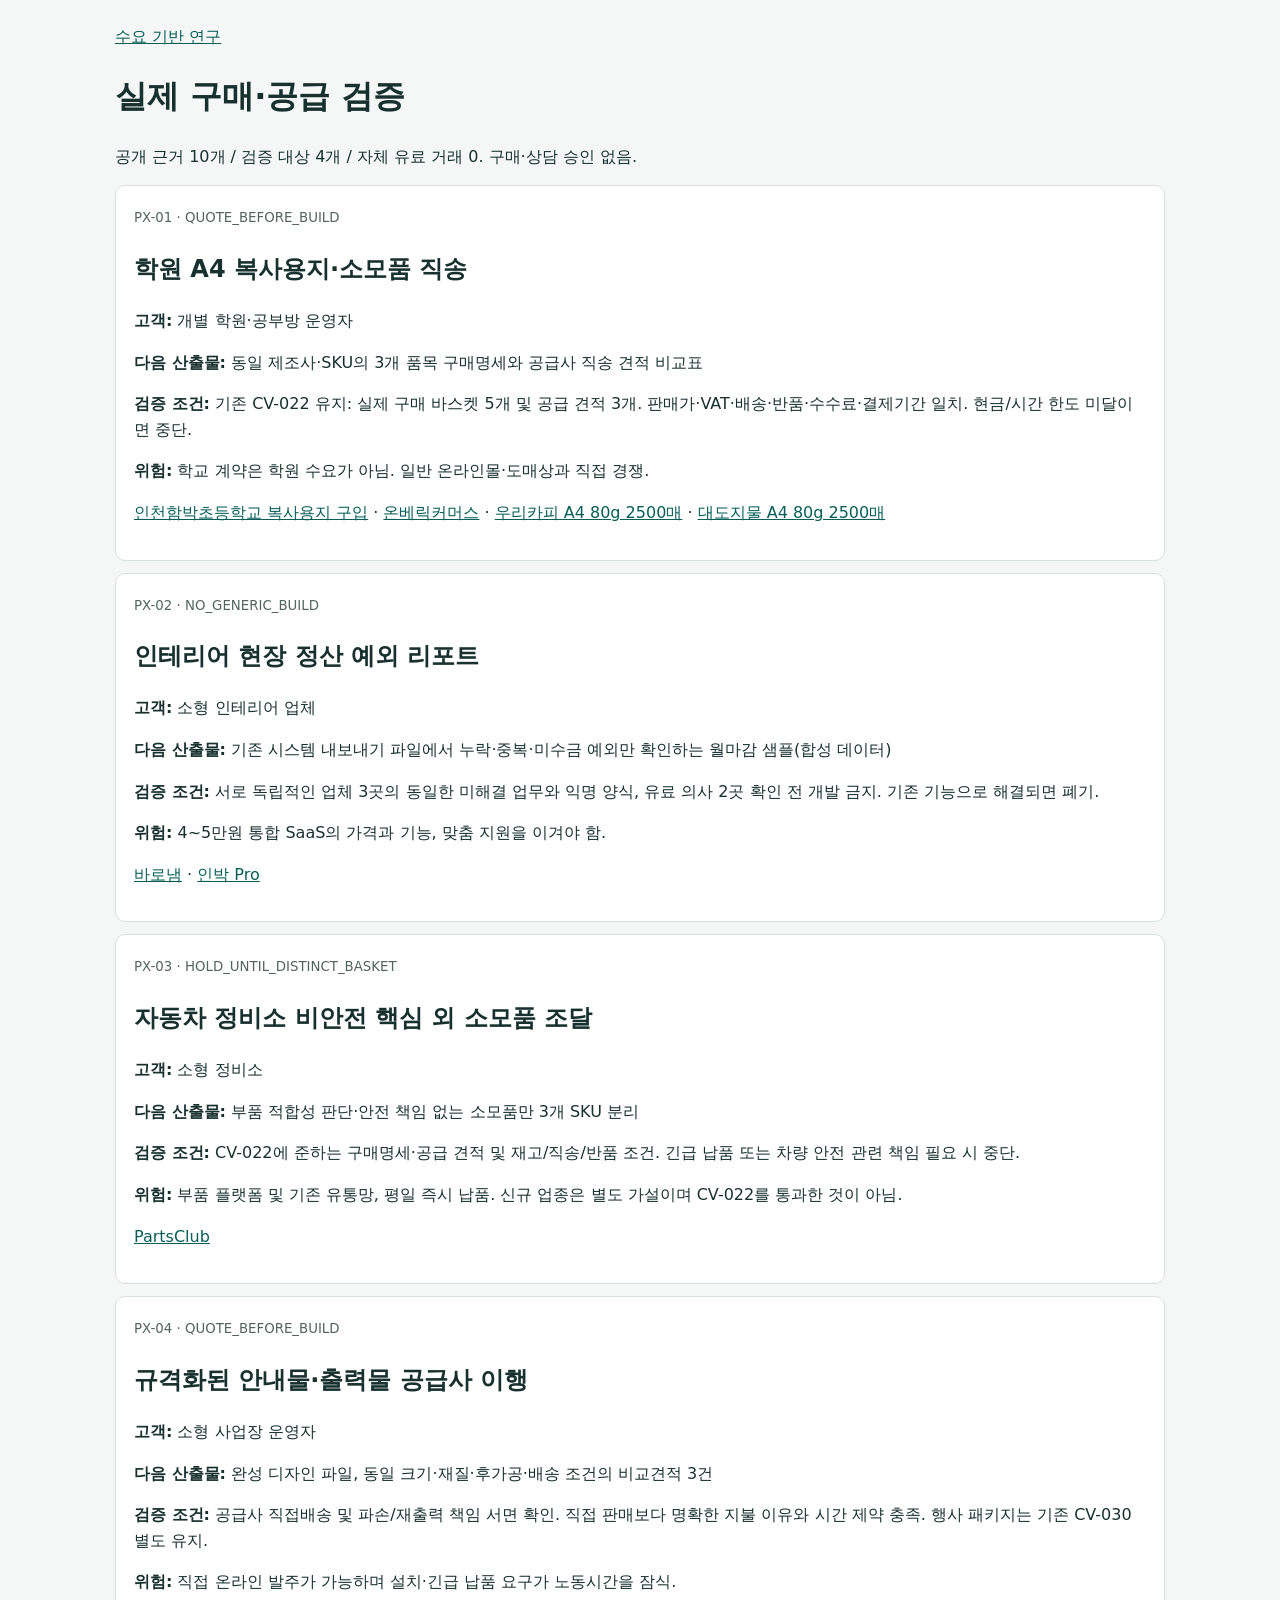
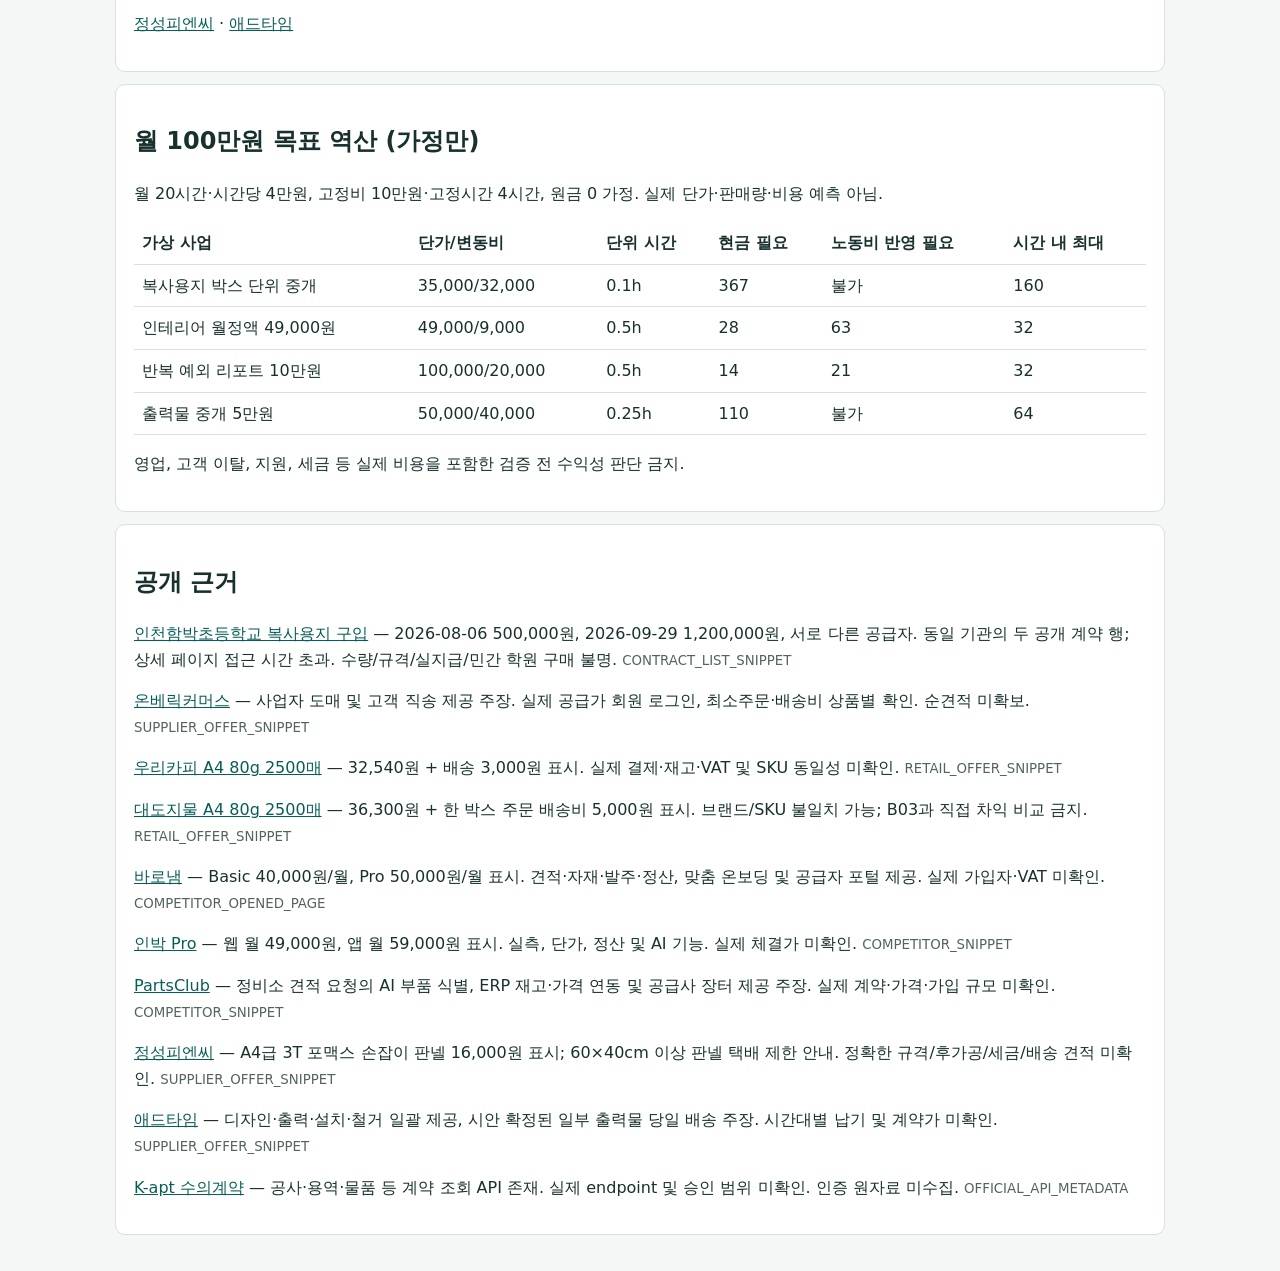
<file: docs/buyer-route.html>
<!doctype html><html lang="ko"><meta charset="utf-8"><meta name="viewport" content="width=device-width,initial-scale=1"><title>구매·공급 검증</title><style>body{font:16px/1.6 system-ui,sans-serif;background:#f4f7f6;color:#18312f;margin:0}main{max-width:1050px;margin:auto;padding:24px}section,article{background:white;border:1px solid #d6e0dd;border-radius:10px;padding:18px;margin:12px 0}a{color:#075e58}table{width:100%;border-collapse:collapse}th,td{padding:8px;border-bottom:1px solid #ddd;text-align:left}.scroll{overflow:auto}small{color:#52645e}</style><main><a href="demand-first.html">수요 기반 연구</a><h1>실제 구매·공급 검증</h1><p>공개 근거 10개 / 검증 대상 4개 / 자체 유료 거래 0. 구매·상담 승인 없음.</p><article><small>PX-01 · QUOTE_BEFORE_BUILD</small><h2>학원 A4 복사용지·소모품 직송</h2><p><b>고객:</b> 개별 학원·공부방 운영자</p><p><b>다음 산출물:</b> 동일 제조사·SKU의 3개 품목 구매명세와 공급사 직송 견적 비교표</p><p><b>검증 조건:</b> 기존 CV-022 유지: 실제 구매 바스켓 5개 및 공급 견적 3개. 판매가·VAT·배송·반품·수수료·결제기간 일치. 현금/시간 한도 미달이면 중단.</p><p><b>위험:</b> 학교 계약은 학원 수요가 아님. 일반 온라인몰·도매상과 직접 경쟁.</p><p><a href="https://www.ice.go.kr/contract/ir/selectCntrInfoList.do?mi=11307&amp;schCntrInstNm=%EC%9D%B8%EC%B2%9C%ED%95%A8%EB%B0%95%EC%B4%88%EB%93%B1%ED%95%99%EA%B5%90&amp;schFsclY=ALL">인천함박초등학교 복사용지 구입</a> · <a href="https://www.onberic.co.kr/product/list.html?cate_no=51">온베릭커머스</a> · <a href="https://shinsegaemall.ssg.com/disp/brandShop.ssg?brandId=3000065053">우리카피 A4 80g 2500매</a> · <a href="https://daedoi.com/product/%EB%B3%B5%EC%82%AC%EC%9A%A9%EC%A7%80a4-1box/4702/category/484/display/1/">대도지물 A4 80g 2500매</a></p></article><article><small>PX-02 · NO_GENERIC_BUILD</small><h2>인테리어 현장 정산 예외 리포트</h2><p><b>고객:</b> 소형 인테리어 업체</p><p><b>다음 산출물:</b> 기존 시스템 내보내기 파일에서 누락·중복·미수금 예외만 확인하는 월마감 샘플(합성 데이터)</p><p><b>검증 조건:</b> 서로 독립적인 업체 3곳의 동일한 미해결 업무와 익명 양식, 유료 의사 2곳 확인 전 개발 금지. 기존 기능으로 해결되면 폐기.</p><p><b>위험:</b> 4~5만원 통합 SaaS의 가격과 기능, 맞춤 지원을 이겨야 함.</p><p><a href="https://balonaem.com/introduce.php">바로냄</a> · <a href="https://pro.in-bak.com/">인박 Pro</a></p></article><article><small>PX-03 · HOLD_UNTIL_DISTINCT_BASKET</small><h2>자동차 정비소 비안전 핵심 외 소모품 조달</h2><p><b>고객:</b> 소형 정비소</p><p><b>다음 산출물:</b> 부품 적합성 판단·안전 책임 없는 소모품만 3개 SKU 분리</p><p><b>검증 조건:</b> CV-022에 준하는 구매명세·공급 견적 및 재고/직송/반품 조건. 긴급 납품 또는 차량 안전 관련 책임 필요 시 중단.</p><p><b>위험:</b> 부품 플랫폼 및 기존 유통망, 평일 즉시 납품. 신규 업종은 별도 가설이며 CV-022를 통과한 것이 아님.</p><p><a href="https://partsclub.kr/">PartsClub</a></p></article><article><small>PX-04 · QUOTE_BEFORE_BUILD</small><h2>규격화된 안내물·출력물 공급사 이행</h2><p><b>고객:</b> 소형 사업장 운영자</p><p><b>다음 산출물:</b> 완성 디자인 파일, 동일 크기·재질·후가공·배송 조건의 비교견적 3건</p><p><b>검증 조건:</b> 공급사 직접배송 및 파손/재출력 책임 서면 확인. 직접 판매보다 명확한 지불 이유와 시간 제약 충족. 행사 패키지는 기존 CV-030 별도 유지.</p><p><b>위험:</b> 직접 온라인 발주가 가능하며 설치·긴급 납품 요구가 노동시간을 잠식.</p><p><a href="https://jungsungpnc.co.kr/guide01-payment">정성피엔씨</a> · <a href="https://adtime24.com/services-outdoor/">애드타임</a></p></article><section><h2>월 100만원 목표 역산 (가정만)</h2><p>월 20시간·시간당 4만원, 고정비 10만원·고정시간 4시간, 원금 0 가정. 실제 단가·판매량·비용 예측 아님.</p><div class="scroll"><table><tr><th>가상 사업</th><th>단가/변동비</th><th>단위 시간</th><th>현금 필요</th><th>노동비 반영 필요</th><th>시간 내 최대</th></tr><tr><td>복사용지 박스 단위 중개</td><td>35,000/32,000</td><td>0.1h</td><td>367</td><td>불가</td><td>160</td></tr><tr><td>인테리어 월정액 49,000원</td><td>49,000/9,000</td><td>0.5h</td><td>28</td><td>63</td><td>32</td></tr><tr><td>반복 예외 리포트 10만원</td><td>100,000/20,000</td><td>0.5h</td><td>14</td><td>21</td><td>32</td></tr><tr><td>출력물 중개 5만원</td><td>50,000/40,000</td><td>0.25h</td><td>110</td><td>불가</td><td>64</td></tr></table></div><p>영업, 고객 이탈, 지원, 세금 등 실제 비용을 포함한 검증 전 수익성 판단 금지.</p></section><section><h2>공개 근거</h2><p><a href="https://www.ice.go.kr/contract/ir/selectCntrInfoList.do?mi=11307&amp;schCntrInstNm=%EC%9D%B8%EC%B2%9C%ED%95%A8%EB%B0%95%EC%B4%88%EB%93%B1%ED%95%99%EA%B5%90&amp;schFsclY=ALL">인천함박초등학교 복사용지 구입</a> — 2026-08-06 500,000원, 2026-09-29 1,200,000원, 서로 다른 공급자. 동일 기관의 두 공개 계약 행; 상세 페이지 접근 시간 초과. 수량/규격/실지급/민간 학원 구매 불명. <small>CONTRACT_LIST_SNIPPET</small></p><p><a href="https://www.onberic.co.kr/product/list.html?cate_no=51">온베릭커머스</a> — 사업자 도매 및 고객 직송 제공 주장. 실제 공급가 회원 로그인, 최소주문·배송비 상품별 확인. 순견적 미확보. <small>SUPPLIER_OFFER_SNIPPET</small></p><p><a href="https://shinsegaemall.ssg.com/disp/brandShop.ssg?brandId=3000065053">우리카피 A4 80g 2500매</a> — 32,540원 + 배송 3,000원 표시. 실제 결제·재고·VAT 및 SKU 동일성 미확인. <small>RETAIL_OFFER_SNIPPET</small></p><p><a href="https://daedoi.com/product/%EB%B3%B5%EC%82%AC%EC%9A%A9%EC%A7%80a4-1box/4702/category/484/display/1/">대도지물 A4 80g 2500매</a> — 36,300원 + 한 박스 주문 배송비 5,000원 표시. 브랜드/SKU 불일치 가능; B03과 직접 차익 비교 금지. <small>RETAIL_OFFER_SNIPPET</small></p><p><a href="https://balonaem.com/introduce.php">바로냄</a> — Basic 40,000원/월, Pro 50,000원/월 표시. 견적·자재·발주·정산, 맞춤 온보딩 및 공급자 포털 제공. 실제 가입자·VAT 미확인. <small>COMPETITOR_OPENED_PAGE</small></p><p><a href="https://pro.in-bak.com/">인박 Pro</a> — 웹 월 49,000원, 앱 월 59,000원 표시. 실측, 단가, 정산 및 AI 기능. 실제 체결가 미확인. <small>COMPETITOR_SNIPPET</small></p><p><a href="https://partsclub.kr/">PartsClub</a> — 정비소 견적 요청의 AI 부품 식별, ERP 재고·가격 연동 및 공급사 장터 제공 주장. 실제 계약·가격·가입 규모 미확인. <small>COMPETITOR_SNIPPET</small></p><p><a href="https://jungsungpnc.co.kr/guide01-payment">정성피엔씨</a> — A4급 3T 포맥스 손잡이 판넬 16,000원 표시; 60×40cm 이상 판넬 택배 제한 안내. 정확한 규격/후가공/세금/배송 견적 미확인. <small>SUPPLIER_OFFER_SNIPPET</small></p><p><a href="https://adtime24.com/services-outdoor/">애드타임</a> — 디자인·출력·설치·철거 일괄 제공, 시안 확정된 일부 출력물 당일 배송 주장. 시간대별 납기 및 계약가 미확인. <small>SUPPLIER_OFFER_SNIPPET</small></p><p><a href="https://www.data.go.kr/data/15057758/openapi.do">K-apt 수의계약</a> — 공사·용역·물품 등 계약 조회 API 존재. 실제 endpoint 및 승인 범위 미확인. 인증 원자료 미수집. <small>OFFICIAL_API_METADATA</small></p></section></main></html>
</file>
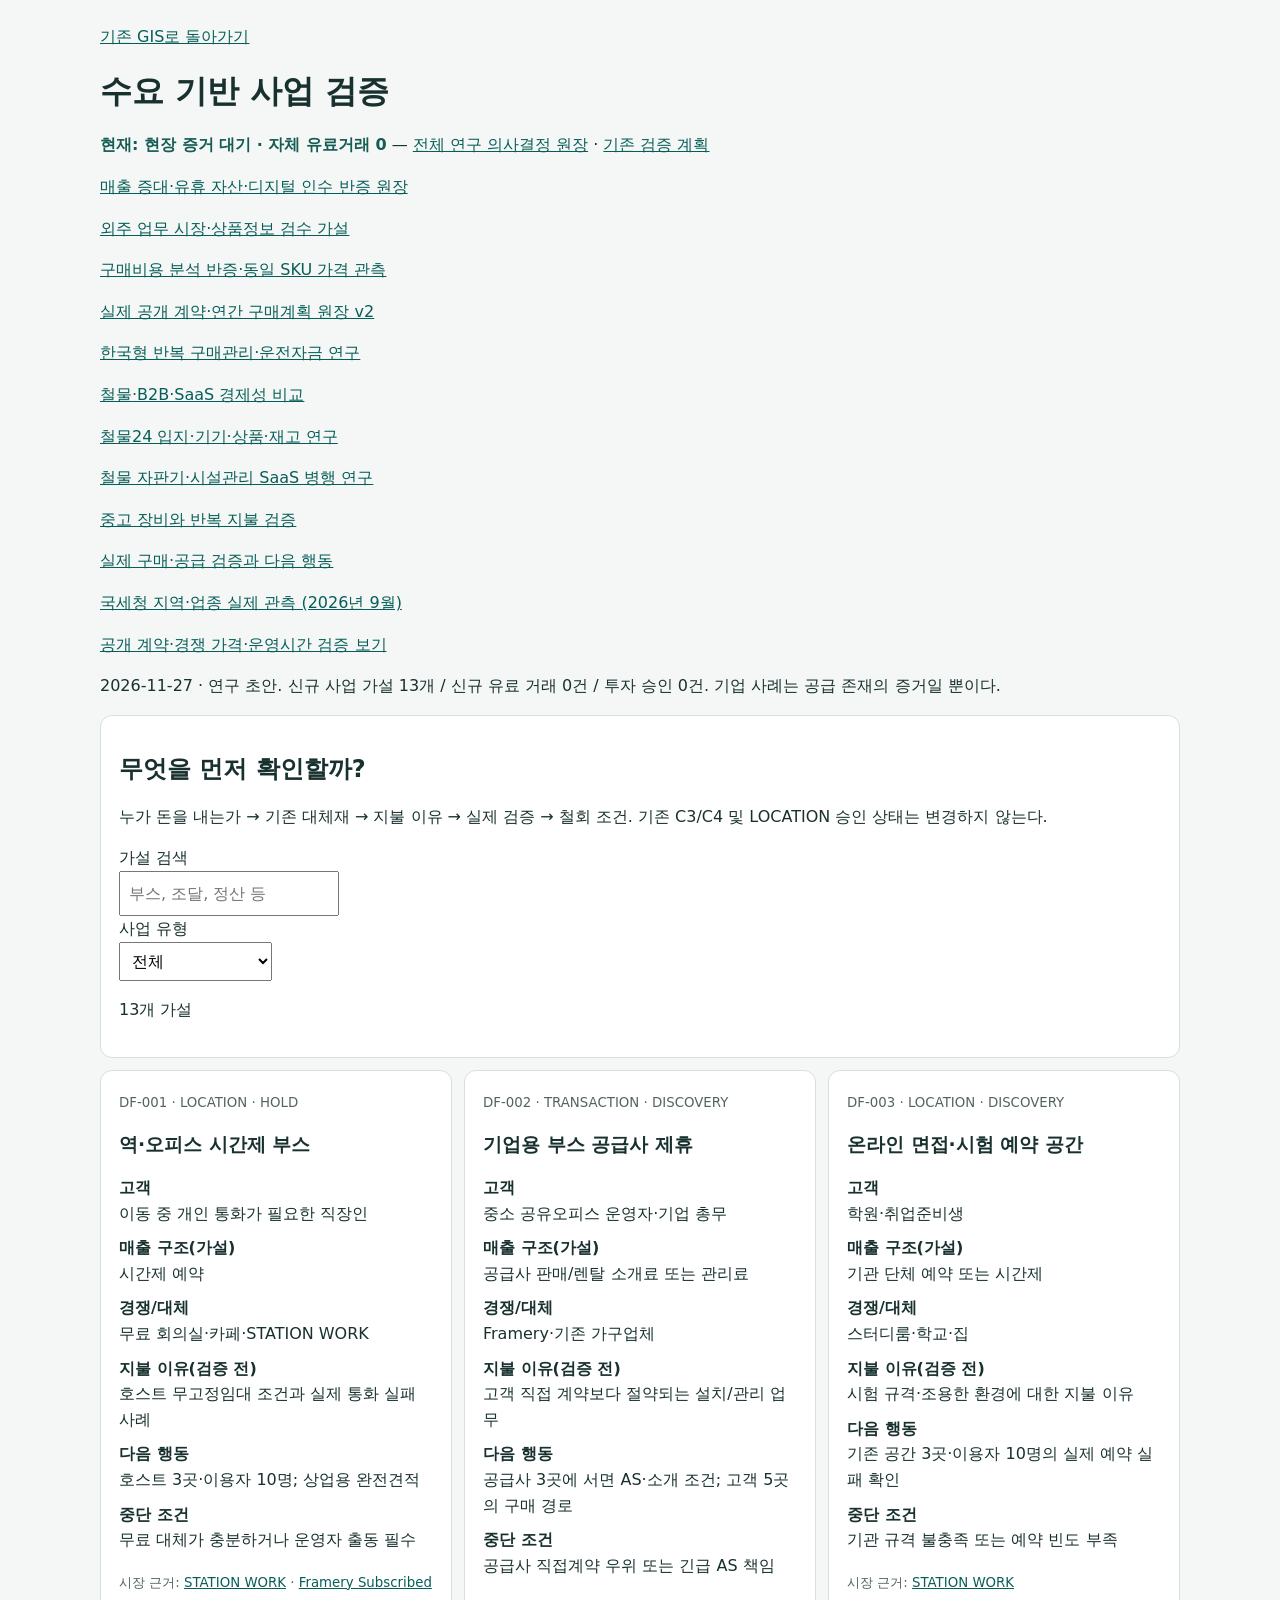
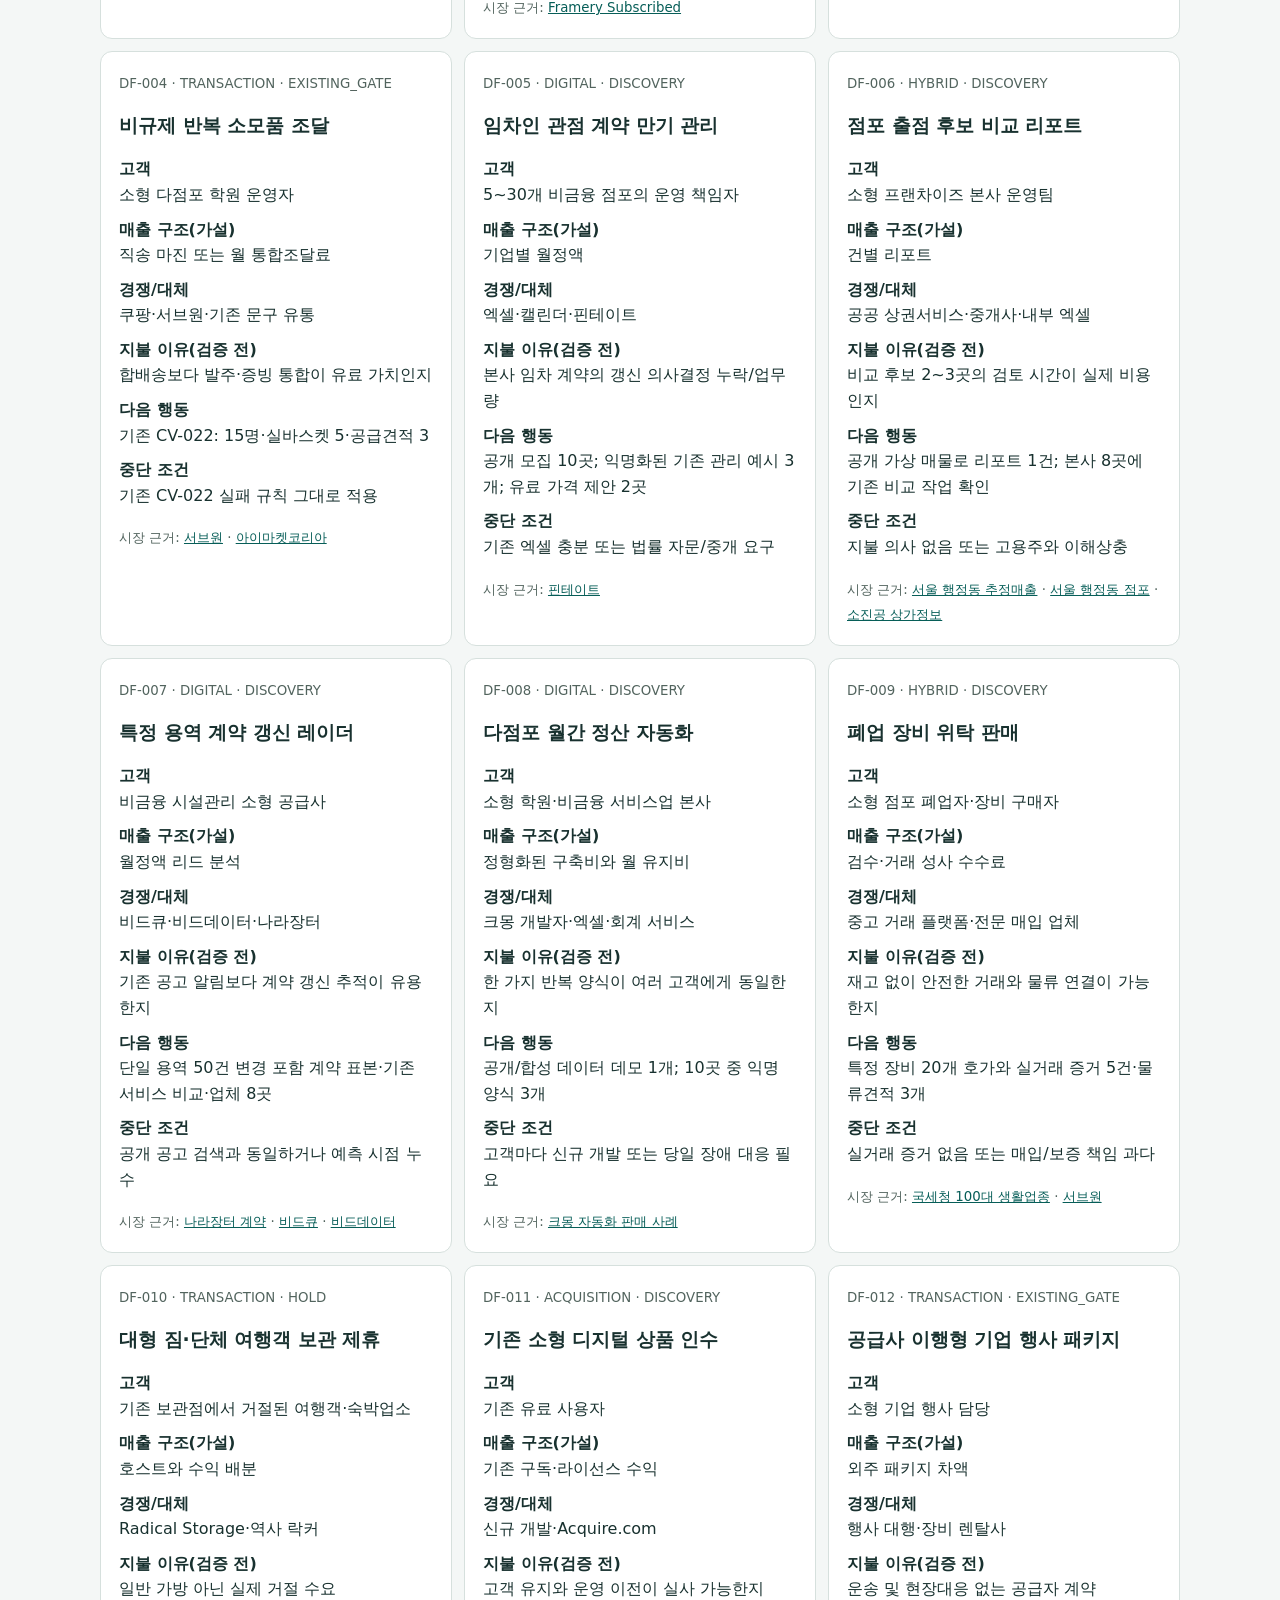
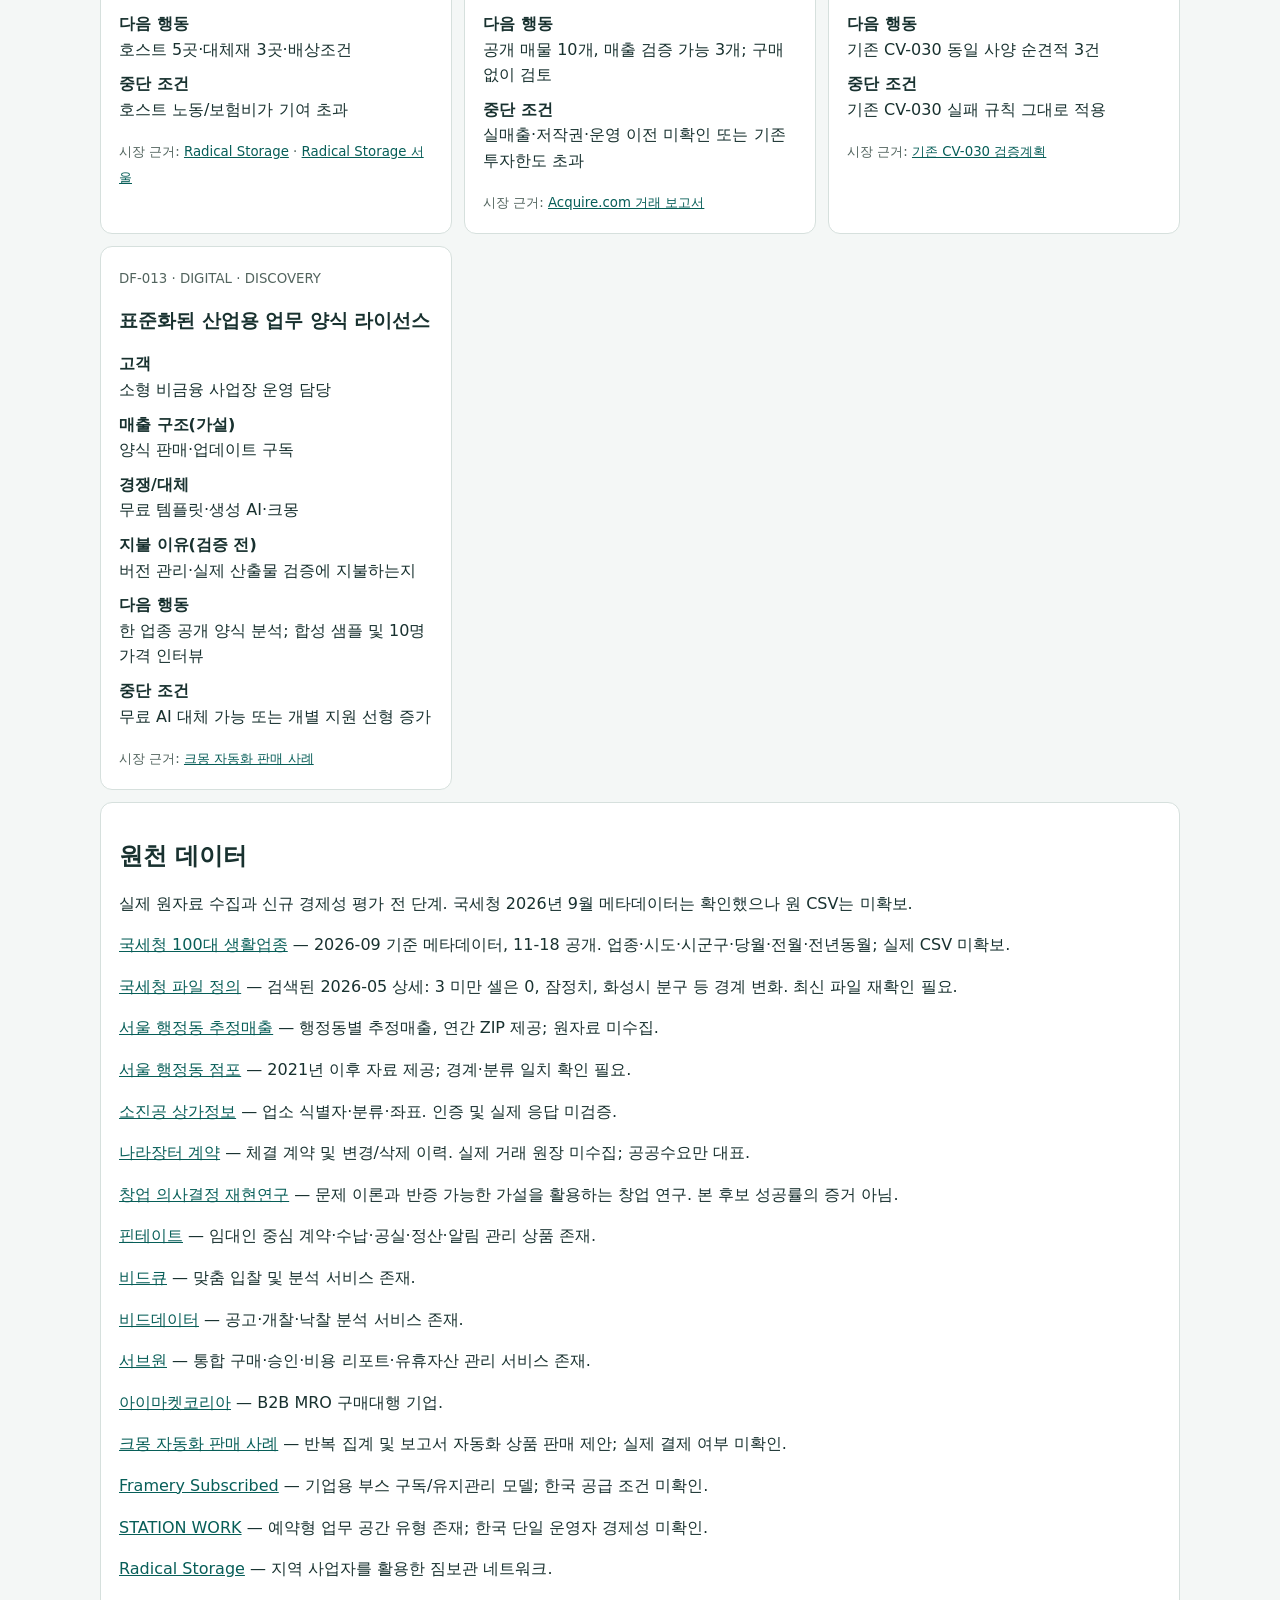
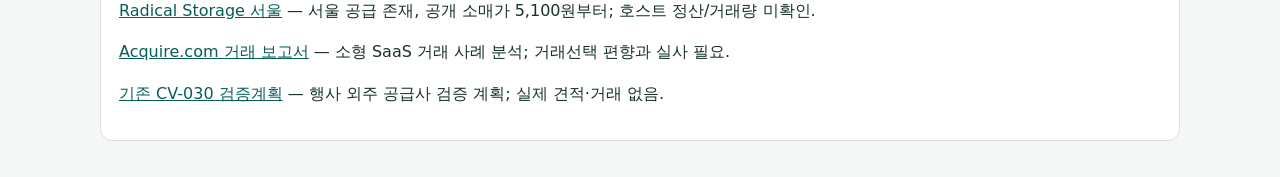
<file: docs/demand-first.html>
<!doctype html><html lang="ko"><meta charset="utf-8"><meta name="viewport" content="width=device-width,initial-scale=1"><title>SideEconomyLab | 수요 기반 연구</title><style>body{font:16px/1.6 system-ui,sans-serif;color:#18312f;background:#f4f7f6;margin:0}main{max-width:1080px;margin:auto;padding:24px}a{color:#075e58}article,section{background:white;border:1px solid #d6e0dd;border-radius:12px;padding:18px;margin:12px 0}h1,h2,h3{line-height:1.25}small{color:#52645e}dt{font-weight:700}dd{margin:0 0 9px}label{display:block}input,select{font:inherit;padding:8px;max-width:100%}.cards{display:grid;grid-template-columns:repeat(auto-fit,minmax(min(100%,310px),1fr));gap:12px}article{margin:0}strong{color:#155c55}</style><main><a href="index.html">기존 GIS로 돌아가기</a><h1>수요 기반 사업 검증</h1><p><strong>현재: 현장 증거 대기 · 자체 유료거래 0</strong> — <a href="data/desk-to-field-decision-v1.json">전체 연구 의사결정 원장</a> · <a href="validation.html">기존 검증 계획</a></p><p><a href="data/revenue-frontier-v1.json">매출 증대·유휴 자산·디지털 인수 반증 원장</a></p><p><a href="data/outsourcing-frontier-v1.json">외주 업무 시장·상품정보 검수 가설</a></p><p><a href="data/procurement-audit-v1.json">구매비용 분석 반증·동일 SKU 가격 관측</a></p><p><a href="data/managed-procurement-evidence-v2.json">실제 공개 계약·연간 구매계획 원장 v2</a></p><p><a href="korean-managed-procurement.html">한국형 반복 구매관리·운전자금 연구</a></p><p><a href="parallel-hurdles.html">철물·B2B·SaaS 경제성 비교</a></p><p><a href="hardware24.html">철물24 입지·기기·상품·재고 연구</a></p><p><a href="facility-dual-track.html">철물 자판기·시설관리 SaaS 병행 연구</a></p><p><a href="recommerce-research.html">중고 장비와 반복 지불 검증</a></p><p><a href="buyer-route.html">실제 구매·공급 검증과 다음 행동</a></p><p><a href="nts-local-profile.html">국세청 지역·업종 실제 관측 (2026년 9월)</a></p><p><a href="spend-evidence.html">공개 계약·경쟁 가격·운영시간 검증 보기</a></p><p>2026-11-27 · 연구 초안. 신규 사업 가설 13개 / 신규 유료 거래 0건 / 투자 승인 0건. 기업 사례는 공급 존재의 증거일 뿐이다.</p><section><h2>무엇을 먼저 확인할까?</h2><p>누가 돈을 내는가 → 기존 대체재 → 지불 이유 → 실제 검증 → 철회 조건. 기존 C3/C4 및 LOCATION 승인 상태는 변경하지 않는다.</p><label for="q">가설 검색</label><input id="q" type="search" placeholder="부스, 조달, 정산 등"><label for="lane">사업 유형</label><select id="lane"><option value="">전체</option><option>LOCATION</option><option>TRANSACTION</option><option>DIGITAL</option><option>HYBRID</option><option>ACQUISITION</option></select><p id="count" aria-live="polite"></p></section><div class="cards"><article data-lane="LOCATION"><small>DF-001 · LOCATION · HOLD</small><h3>역·오피스 시간제 부스</h3><dl><dt>고객</dt><dd>이동 중 개인 통화가 필요한 직장인</dd><dt>매출 구조(가설)</dt><dd>시간제 예약</dd><dt>경쟁/대체</dt><dd>무료 회의실·카페·STATION WORK</dd><dt>지불 이유(검증 전)</dt><dd>호스트 무고정임대 조건과 실제 통화 실패 사례</dd><dt>다음 행동</dt><dd>호스트 3곳·이용자 10명; 상업용 완전견적</dd><dt>중단 조건</dt><dd>무료 대체가 충분하거나 운영자 출동 필수</dd></dl><small>시장 근거: <a href="https://www.stationwork.jp/help/base-type">STATION WORK</a> · <a href="https://framery.com/en/framery-subscribed/">Framery Subscribed</a></small></article><article data-lane="TRANSACTION"><small>DF-002 · TRANSACTION · DISCOVERY</small><h3>기업용 부스 공급사 제휴</h3><dl><dt>고객</dt><dd>중소 공유오피스 운영자·기업 총무</dd><dt>매출 구조(가설)</dt><dd>공급사 판매/렌탈 소개료 또는 관리료</dd><dt>경쟁/대체</dt><dd>Framery·기존 가구업체</dd><dt>지불 이유(검증 전)</dt><dd>고객 직접 계약보다 절약되는 설치/관리 업무</dd><dt>다음 행동</dt><dd>공급사 3곳에 서면 AS·소개 조건; 고객 5곳의 구매 경로</dd><dt>중단 조건</dt><dd>공급사 직접계약 우위 또는 긴급 AS 책임</dd></dl><small>시장 근거: <a href="https://framery.com/en/framery-subscribed/">Framery Subscribed</a></small></article><article data-lane="LOCATION"><small>DF-003 · LOCATION · DISCOVERY</small><h3>온라인 면접·시험 예약 공간</h3><dl><dt>고객</dt><dd>학원·취업준비생</dd><dt>매출 구조(가설)</dt><dd>기관 단체 예약 또는 시간제</dd><dt>경쟁/대체</dt><dd>스터디룸·학교·집</dd><dt>지불 이유(검증 전)</dt><dd>시험 규격·조용한 환경에 대한 지불 이유</dd><dt>다음 행동</dt><dd>기존 공간 3곳·이용자 10명의 실제 예약 실패 확인</dd><dt>중단 조건</dt><dd>기관 규격 불충족 또는 예약 빈도 부족</dd></dl><small>시장 근거: <a href="https://www.stationwork.jp/help/base-type">STATION WORK</a></small></article><article data-lane="TRANSACTION"><small>DF-004 · TRANSACTION · EXISTING_GATE</small><h3>비규제 반복 소모품 조달</h3><dl><dt>고객</dt><dd>소형 다점포 학원 운영자</dd><dt>매출 구조(가설)</dt><dd>직송 마진 또는 월 통합조달료</dd><dt>경쟁/대체</dt><dd>쿠팡·서브원·기존 문구 유통</dd><dt>지불 이유(검증 전)</dt><dd>합배송보다 발주·증빙 통합이 유료 가치인지</dd><dt>다음 행동</dt><dd>기존 CV-022: 15명·실바스켓 5·공급견적 3</dd><dt>중단 조건</dt><dd>기존 CV-022 실패 규칙 그대로 적용</dd></dl><small>시장 근거: <a href="https://www.serveone.co.kr/kr/support/new-introduction-guide.do">서브원</a> · <a href="https://imarketkorea.com/aboutcompany/aboutus/">아이마켓코리아</a></small></article><article data-lane="DIGITAL"><small>DF-005 · DIGITAL · DISCOVERY</small><h3>임차인 관점 계약 만기 관리</h3><dl><dt>고객</dt><dd>5~30개 비금융 점포의 운영 책임자</dd><dt>매출 구조(가설)</dt><dd>기업별 월정액</dd><dt>경쟁/대체</dt><dd>엑셀·캘린더·핀테이트</dd><dt>지불 이유(검증 전)</dt><dd>본사 임차 계약의 갱신 의사결정 누락/업무량</dd><dt>다음 행동</dt><dd>공개 모집 10곳; 익명화된 기존 관리 예시 3개; 유료 가격 제안 2곳</dd><dt>중단 조건</dt><dd>기존 엑셀 충분 또는 법률 자문/중개 요구</dd></dl><small>시장 근거: <a href="https://fintate.com/intro/saas">핀테이트</a></small></article><article data-lane="HYBRID"><small>DF-006 · HYBRID · DISCOVERY</small><h3>점포 출점 후보 비교 리포트</h3><dl><dt>고객</dt><dd>소형 프랜차이즈 본사 운영팀</dd><dt>매출 구조(가설)</dt><dd>건별 리포트</dd><dt>경쟁/대체</dt><dd>공공 상권서비스·중개사·내부 엑셀</dd><dt>지불 이유(검증 전)</dt><dd>비교 후보 2~3곳의 검토 시간이 실제 비용인지</dd><dt>다음 행동</dt><dd>공개 가상 매물로 리포트 1건; 본사 8곳에 기존 비교 작업 확인</dd><dt>중단 조건</dt><dd>지불 의사 없음 또는 고용주와 이해상충</dd></dl><small>시장 근거: <a href="https://data.seoul.go.kr/dataList/OA-22175/S/1/datasetView.do">서울 행정동 추정매출</a> · <a href="https://data.seoul.go.kr/dataList/OA-22172/A/1/datasetView.do">서울 행정동 점포</a> · <a href="https://www.data.go.kr/data/15012005/openapi.do">소진공 상가정보</a></small></article><article data-lane="DIGITAL"><small>DF-007 · DIGITAL · DISCOVERY</small><h3>특정 용역 계약 갱신 레이더</h3><dl><dt>고객</dt><dd>비금융 시설관리 소형 공급사</dd><dt>매출 구조(가설)</dt><dd>월정액 리드 분석</dd><dt>경쟁/대체</dt><dd>비드큐·비드데이터·나라장터</dd><dt>지불 이유(검증 전)</dt><dd>기존 공고 알림보다 계약 갱신 추적이 유용한지</dd><dt>다음 행동</dt><dd>단일 용역 50건 변경 포함 계약 표본·기존 서비스 비교·업체 8곳</dd><dt>중단 조건</dt><dd>공개 공고 검색과 동일하거나 예측 시점 누수</dd></dl><small>시장 근거: <a href="https://www.data.go.kr/data/15129427/openapi.do">나라장터 계약</a> · <a href="https://www.bidq.co.kr/">비드큐</a> · <a href="https://biddata.kr/">비드데이터</a></small></article><article data-lane="DIGITAL"><small>DF-008 · DIGITAL · DISCOVERY</small><h3>다점포 월간 정산 자동화</h3><dl><dt>고객</dt><dd>소형 학원·비금융 서비스업 본사</dd><dt>매출 구조(가설)</dt><dd>정형화된 구축비와 월 유지비</dd><dt>경쟁/대체</dt><dd>크몽 개발자·엑셀·회계 서비스</dd><dt>지불 이유(검증 전)</dt><dd>한 가지 반복 양식이 여러 고객에게 동일한지</dd><dt>다음 행동</dt><dd>공개/합성 데이터 데모 1개; 10곳 중 익명 양식 3개</dd><dt>중단 조건</dt><dd>고객마다 신규 개발 또는 당일 장애 대응 필요</dd></dl><small>시장 근거: <a href="https://kmong.com/gig/845647">크몽 자동화 판매 사례</a></small></article><article data-lane="HYBRID"><small>DF-009 · HYBRID · DISCOVERY</small><h3>폐업 장비 위탁 판매</h3><dl><dt>고객</dt><dd>소형 점포 폐업자·장비 구매자</dd><dt>매출 구조(가설)</dt><dd>검수·거래 성사 수수료</dd><dt>경쟁/대체</dt><dd>중고 거래 플랫폼·전문 매입 업체</dd><dt>지불 이유(검증 전)</dt><dd>재고 없이 안전한 거래와 물류 연결이 가능한지</dd><dt>다음 행동</dt><dd>특정 장비 20개 호가와 실거래 증거 5건·물류견적 3개</dd><dt>중단 조건</dt><dd>실거래 증거 없음 또는 매입/보증 책임 과다</dd></dl><small>시장 근거: <a href="https://www.data.go.kr/catalog/15061118/fileData.json">국세청 100대 생활업종</a> · <a href="https://www.serveone.co.kr/kr/support/new-introduction-guide.do">서브원</a></small></article><article data-lane="TRANSACTION"><small>DF-010 · TRANSACTION · HOLD</small><h3>대형 짐·단체 여행객 보관 제휴</h3><dl><dt>고객</dt><dd>기존 보관점에서 거절된 여행객·숙박업소</dd><dt>매출 구조(가설)</dt><dd>호스트와 수익 배분</dd><dt>경쟁/대체</dt><dd>Radical Storage·역사 락커</dd><dt>지불 이유(검증 전)</dt><dd>일반 가방 아닌 실제 거절 수요</dd><dt>다음 행동</dt><dd>호스트 5곳·대체재 3곳·배상조건</dd><dt>중단 조건</dt><dd>호스트 노동/보험비가 기여 초과</dd></dl><small>시장 근거: <a href="https://radicalstorage.com/partners">Radical Storage</a> · <a href="https://radicalstorage.com/luggage-storage/seoul">Radical Storage 서울</a></small></article><article data-lane="ACQUISITION"><small>DF-011 · ACQUISITION · DISCOVERY</small><h3>기존 소형 디지털 상품 인수</h3><dl><dt>고객</dt><dd>기존 유료 사용자</dd><dt>매출 구조(가설)</dt><dd>기존 구독·라이선스 수익</dd><dt>경쟁/대체</dt><dd>신규 개발·Acquire.com</dd><dt>지불 이유(검증 전)</dt><dd>고객 유지와 운영 이전이 실사 가능한지</dd><dt>다음 행동</dt><dd>공개 매물 10개, 매출 검증 가능 3개; 구매 없이 검토</dd><dt>중단 조건</dt><dd>실매출·저작권·운영 이전 미확인 또는 기존 투자한도 초과</dd></dl><small>시장 근거: <a href="https://blog.acquire.com/acquire-com-biannual-acquisition-multiples-report-jan-2026/">Acquire.com 거래 보고서</a></small></article><article data-lane="TRANSACTION"><small>DF-012 · TRANSACTION · EXISTING_GATE</small><h3>공급사 이행형 기업 행사 패키지</h3><dl><dt>고객</dt><dd>소형 기업 행사 담당</dd><dt>매출 구조(가설)</dt><dd>외주 패키지 차액</dd><dt>경쟁/대체</dt><dd>행사 대행·장비 렌탈사</dd><dt>지불 이유(검증 전)</dt><dd>운송 및 현장대응 없는 공급자 계약</dd><dt>다음 행동</dt><dd>기존 CV-030 동일 사양 순견적 3건</dd><dt>중단 조건</dt><dd>기존 CV-030 실패 규칙 그대로 적용</dd></dl><small>시장 근거: <a href="https://github.com/jaehojung1879-netizen/SideEconomyLab/blob/adabef5453808ba482f0cb0862eeae0200c64028/research/candidate-validation-portfolio-v1.md">기존 CV-030 검증계획</a></small></article><article data-lane="DIGITAL"><small>DF-013 · DIGITAL · DISCOVERY</small><h3>표준화된 산업용 업무 양식 라이선스</h3><dl><dt>고객</dt><dd>소형 비금융 사업장 운영 담당</dd><dt>매출 구조(가설)</dt><dd>양식 판매·업데이트 구독</dd><dt>경쟁/대체</dt><dd>무료 템플릿·생성 AI·크몽</dd><dt>지불 이유(검증 전)</dt><dd>버전 관리·실제 산출물 검증에 지불하는지</dd><dt>다음 행동</dt><dd>한 업종 공개 양식 분석; 합성 샘플 및 10명 가격 인터뷰</dd><dt>중단 조건</dt><dd>무료 AI 대체 가능 또는 개별 지원 선형 증가</dd></dl><small>시장 근거: <a href="https://kmong.com/gig/845647">크몽 자동화 판매 사례</a></small></article></div><section><h2>원천 데이터</h2><p>실제 원자료 수집과 신규 경제성 평가 전 단계. 국세청 2026년 9월 메타데이터는 확인했으나 원 CSV는 미확보.</p><p><a href="https://www.data.go.kr/catalog/15061118/fileData.json">국세청 100대 생활업종</a> — 2026-09 기준 메타데이터, 11-18 공개. 업종·시도·시군구·당월·전월·전년동월; 실제 CSV 미확보.</p><p><a href="https://www.data.go.kr/data/15061118/fileData.do">국세청 파일 정의</a> — 검색된 2026-05 상세: 3 미만 셀은 0, 잠정치, 화성시 분구 등 경계 변화. 최신 파일 재확인 필요.</p><p><a href="https://data.seoul.go.kr/dataList/OA-22175/S/1/datasetView.do">서울 행정동 추정매출</a> — 행정동별 추정매출, 연간 ZIP 제공; 원자료 미수집.</p><p><a href="https://data.seoul.go.kr/dataList/OA-22172/A/1/datasetView.do">서울 행정동 점포</a> — 2021년 이후 자료 제공; 경계·분류 일치 확인 필요.</p><p><a href="https://www.data.go.kr/data/15012005/openapi.do">소진공 상가정보</a> — 업소 식별자·분류·좌표. 인증 및 실제 응답 미검증.</p><p><a href="https://www.data.go.kr/data/15129427/openapi.do">나라장터 계약</a> — 체결 계약 및 변경/삭제 이력. 실제 거래 원장 미수집; 공공수요만 대표.</p><p><a href="https://onlinelibrary.wiley.com/doi/full/10.1002/smj.3580">창업 의사결정 재현연구</a> — 문제 이론과 반증 가능한 가설을 활용하는 창업 연구. 본 후보 성공률의 증거 아님.</p><p><a href="https://fintate.com/intro/saas">핀테이트</a> — 임대인 중심 계약·수납·공실·정산·알림 관리 상품 존재.</p><p><a href="https://www.bidq.co.kr/">비드큐</a> — 맞춤 입찰 및 분석 서비스 존재.</p><p><a href="https://biddata.kr/">비드데이터</a> — 공고·개찰·낙찰 분석 서비스 존재.</p><p><a href="https://www.serveone.co.kr/kr/support/new-introduction-guide.do">서브원</a> — 통합 구매·승인·비용 리포트·유휴자산 관리 서비스 존재.</p><p><a href="https://imarketkorea.com/aboutcompany/aboutus/">아이마켓코리아</a> — B2B MRO 구매대행 기업.</p><p><a href="https://kmong.com/gig/845647">크몽 자동화 판매 사례</a> — 반복 집계 및 보고서 자동화 상품 판매 제안; 실제 결제 여부 미확인.</p><p><a href="https://framery.com/en/framery-subscribed/">Framery Subscribed</a> — 기업용 부스 구독/유지관리 모델; 한국 공급 조건 미확인.</p><p><a href="https://www.stationwork.jp/help/base-type">STATION WORK</a> — 예약형 업무 공간 유형 존재; 한국 단일 운영자 경제성 미확인.</p><p><a href="https://radicalstorage.com/partners">Radical Storage</a> — 지역 사업자를 활용한 짐보관 네트워크.</p><p><a href="https://radicalstorage.com/luggage-storage/seoul">Radical Storage 서울</a> — 서울 공급 존재, 공개 소매가 5,100원부터; 호스트 정산/거래량 미확인.</p><p><a href="https://blog.acquire.com/acquire-com-biannual-acquisition-multiples-report-jan-2026/">Acquire.com 거래 보고서</a> — 소형 SaaS 거래 사례 분석; 거래선택 편향과 실사 필요.</p><p><a href="https://github.com/jaehojung1879-netizen/SideEconomyLab/blob/adabef5453808ba482f0cb0862eeae0200c64028/research/candidate-validation-portfolio-v1.md">기존 CV-030 검증계획</a> — 행사 외주 공급사 검증 계획; 실제 견적·거래 없음.</p></section></main><script>const q=document.getElementById('q'),lane=document.getElementById('lane'),count=document.getElementById('count'),cards=[...document.querySelectorAll('article')];function filter(){let n=0;for(const c of cards){const show=(!lane.value||c.dataset.lane===lane.value)&&c.textContent.toLowerCase().includes(q.value.trim().toLowerCase());c.hidden=!show;if(show)n++;}count.textContent=n+'개 가설';}q.addEventListener('input',filter);lane.addEventListener('change',filter);filter();</script></html>
</file>
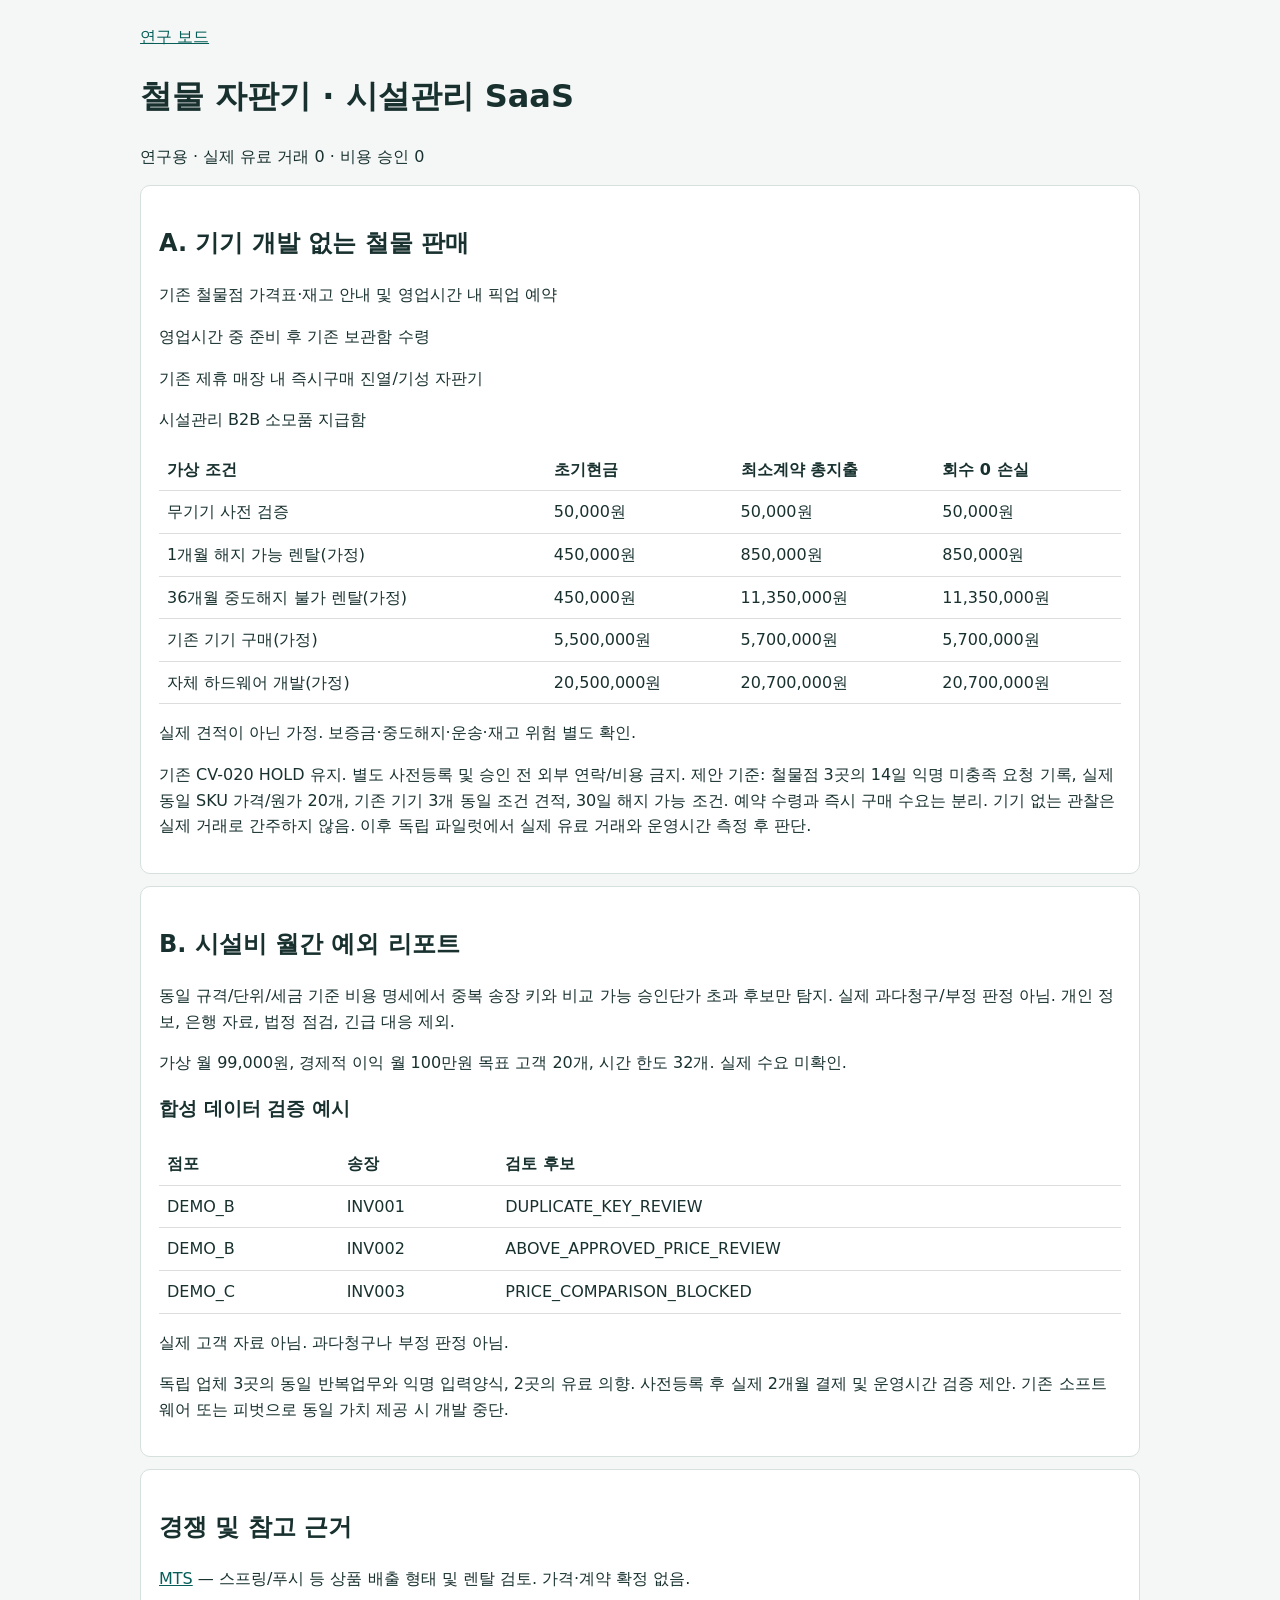
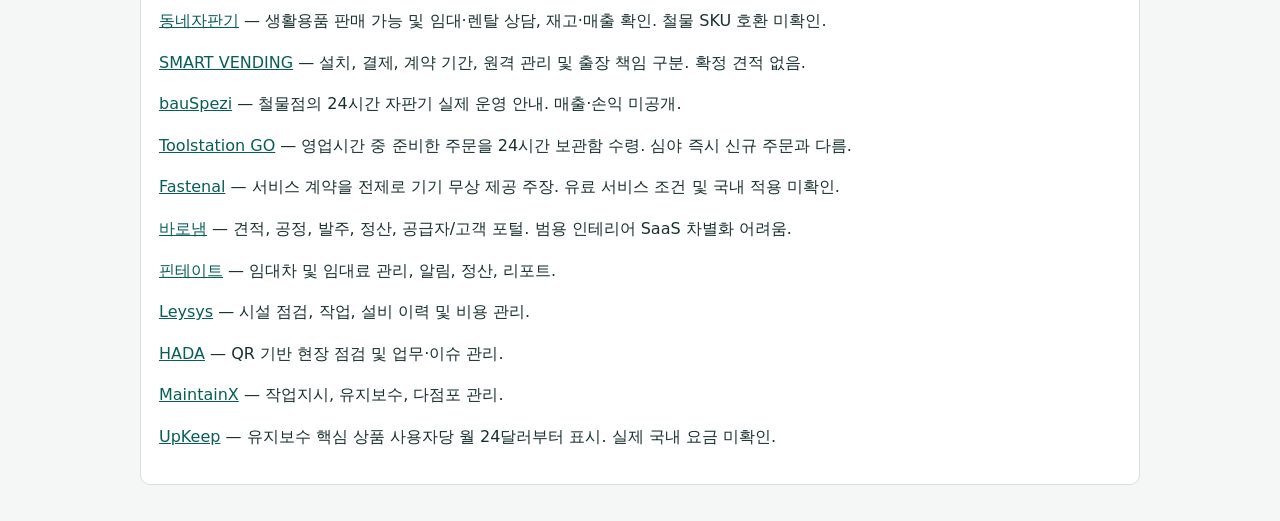
<file: docs/facility-dual-track.html>
<!doctype html><html lang="ko"><meta charset="utf-8"><meta name="viewport" content="width=device-width,initial-scale=1"><title>철물 자판기·시설관리 SaaS 병행 검증</title><style>body{font:16px/1.6 system-ui,sans-serif;background:#f4f7f6;color:#18312f;margin:0}main{max-width:1000px;margin:auto;padding:24px}section{background:white;border:1px solid #d6e0dd;border-radius:10px;padding:18px;margin:12px 0}table{border-collapse:collapse;width:100%}th,td{text-align:left;padding:8px;border-bottom:1px solid #ddd;white-space:nowrap}.scroll{overflow:auto}a{color:#075e58}</style><main><a href="demand-first.html">연구 보드</a><h1>철물 자판기 · 시설관리 SaaS</h1><p>연구용 · 실제 유료 거래 0 · 비용 승인 0</p><section><h2>A. 기기 개발 없는 철물 판매</h2><p>기존 철물점 가격표·재고 안내 및 영업시간 내 픽업 예약</p><p>영업시간 중 준비 후 기존 보관함 수령</p><p>기존 제휴 매장 내 즉시구매 진열/기성 자판기</p><p>시설관리 B2B 소모품 지급함</p><div class="scroll"><table><tr><th>가상 조건</th><th>초기현금</th><th>최소계약 총지출</th><th>회수 0 손실</th></tr><tr><td>무기기 사전 검증</td><td>50,000원</td><td>50,000원</td><td>50,000원</td></tr><tr><td>1개월 해지 가능 렌탈(가정)</td><td>450,000원</td><td>850,000원</td><td>850,000원</td></tr><tr><td>36개월 중도해지 불가 렌탈(가정)</td><td>450,000원</td><td>11,350,000원</td><td>11,350,000원</td></tr><tr><td>기존 기기 구매(가정)</td><td>5,500,000원</td><td>5,700,000원</td><td>5,700,000원</td></tr><tr><td>자체 하드웨어 개발(가정)</td><td>20,500,000원</td><td>20,700,000원</td><td>20,700,000원</td></tr></table></div><p>실제 견적이 아닌 가정. 보증금·중도해지·운송·재고 위험 별도 확인.</p><p>기존 CV-020 HOLD 유지. 별도 사전등록 및 승인 전 외부 연락/비용 금지. 제안 기준: 철물점 3곳의 14일 익명 미충족 요청 기록, 실제 동일 SKU 가격/원가 20개, 기존 기기 3개 동일 조건 견적, 30일 해지 가능 조건. 예약 수령과 즉시 구매 수요는 분리. 기기 없는 관찰은 실제 거래로 간주하지 않음. 이후 독립 파일럿에서 실제 유료 거래와 운영시간 측정 후 판단.</p></section><section><h2>B. 시설비 월간 예외 리포트</h2><p>동일 규격/단위/세금 기준 비용 명세에서 중복 송장 키와 비교 가능 승인단가 초과 후보만 탐지. 실제 과다청구/부정 판정 아님. 개인 정보, 은행 자료, 법정 점검, 긴급 대응 제외.</p><p>가상 월 99,000원, 경제적 이익 월 100만원 목표 고객 20개, 시간 한도 32개. 실제 수요 미확인.</p><h3>합성 데이터 검증 예시</h3><table><tr><th>점포</th><th>송장</th><th>검토 후보</th></tr><tr><td>DEMO_B</td><td>INV001</td><td>DUPLICATE_KEY_REVIEW</td></tr><tr><td>DEMO_B</td><td>INV002</td><td>ABOVE_APPROVED_PRICE_REVIEW</td></tr><tr><td>DEMO_C</td><td>INV003</td><td>PRICE_COMPARISON_BLOCKED</td></tr></table><p>실제 고객 자료 아님. 과다청구나 부정 판정 아님.</p><p>독립 업체 3곳의 동일 반복업무와 익명 입력양식, 2곳의 유료 의향. 사전등록 후 실제 2개월 결제 및 운영시간 검증 제안. 기존 소프트웨어 또는 피벗으로 동일 가치 제공 시 개발 중단.</p></section><section><h2>경쟁 및 참고 근거</h2><p><a href="https://mts-multi.co.kr/unmanned-vending/">MTS</a> — 스프링/푸시 등 상품 배출 형태 및 렌탈 검토. 가격·계약 확정 없음.</p><p><a href="https://dongnevending.com/">동네자판기</a> — 생활용품 판매 가능 및 임대·렌탈 상담, 재고·매출 확인. 철물 SKU 호환 미확인.</p><p><a href="https://smart-vending.co.kr/vending/standard/rental">SMART VENDING</a> — 설치, 결제, 계약 기간, 원격 관리 및 출장 책임 구분. 확정 견적 없음.</p><p><a href="https://bauspezi-oppenheim.de/neu-24-7-baumarkt-automat-in-undenheim/">bauSpezi</a> — 철물점의 24시간 자판기 실제 운영 안내. 매출·손익 미공개.</p><p><a href="https://www.toolstation.com/toolstation-go">Toolstation GO</a> — 영업시간 중 준비한 주문을 24시간 보관함 수령. 심야 즉시 신규 주문과 다름.</p><p><a href="https://fastenal.eu/fastvend/">Fastenal</a> — 서비스 계약을 전제로 기기 무상 제공 주장. 유료 서비스 조건 및 국내 적용 미확인.</p><p><a href="https://www.balonaem.com/introduce.php">바로냄</a> — 견적, 공정, 발주, 정산, 공급자/고객 포털. 범용 인테리어 SaaS 차별화 어려움.</p><p><a href="https://fintate.com/intro/saas">핀테이트</a> — 임대차 및 임대료 관리, 알림, 정산, 리포트.</p><p><a href="https://www.leysys.com/products/facility/">Leysys</a> — 시설 점검, 작업, 설비 이력 및 비용 관리.</p><p><a href="https://www.cloudsup.or.kr/solution/all/view/4356">HADA</a> — QR 기반 현장 점검 및 업무·이슈 관리.</p><p><a href="https://www.getmaintainx.com//pricing">MaintainX</a> — 작업지시, 유지보수, 다점포 관리.</p><p><a href="https://upkeep.com/">UpKeep</a> — 유지보수 핵심 상품 사용자당 월 24달러부터 표시. 실제 국내 요금 미확인.</p></section></main></html>
</file>
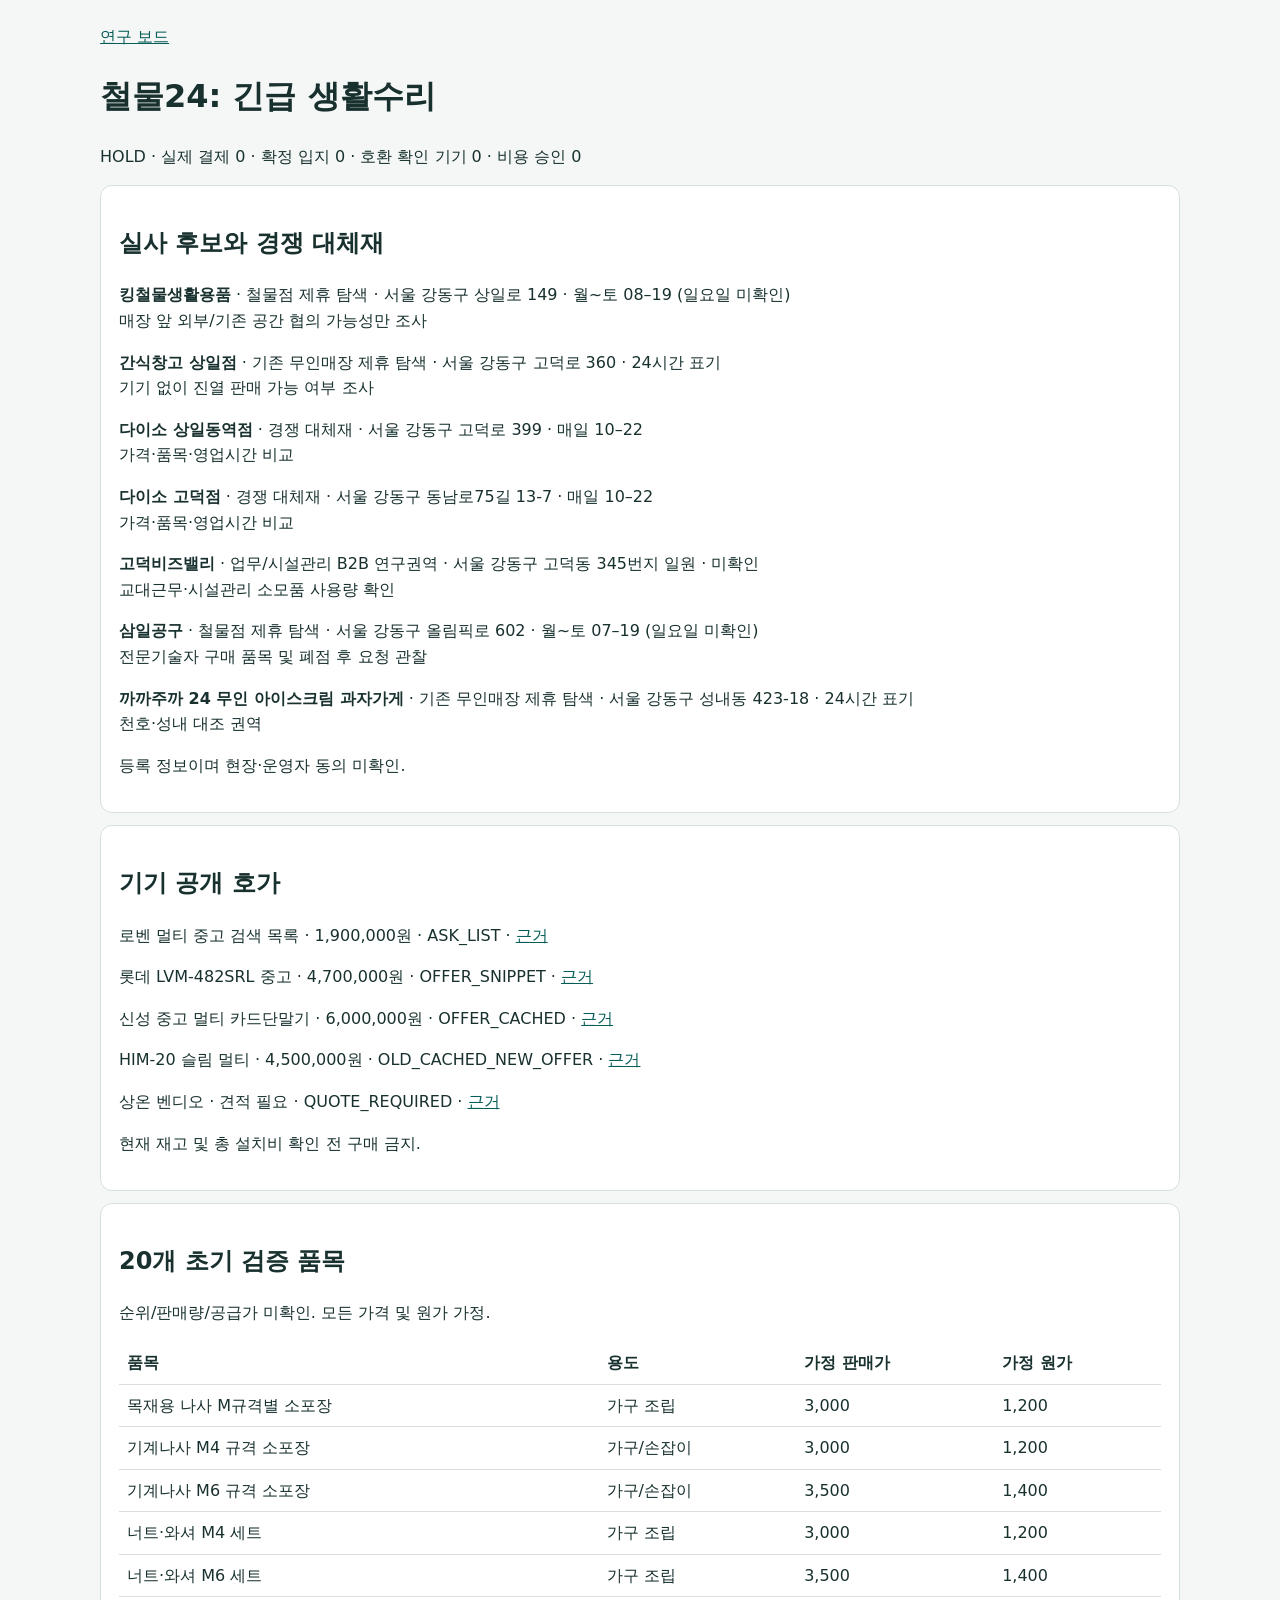
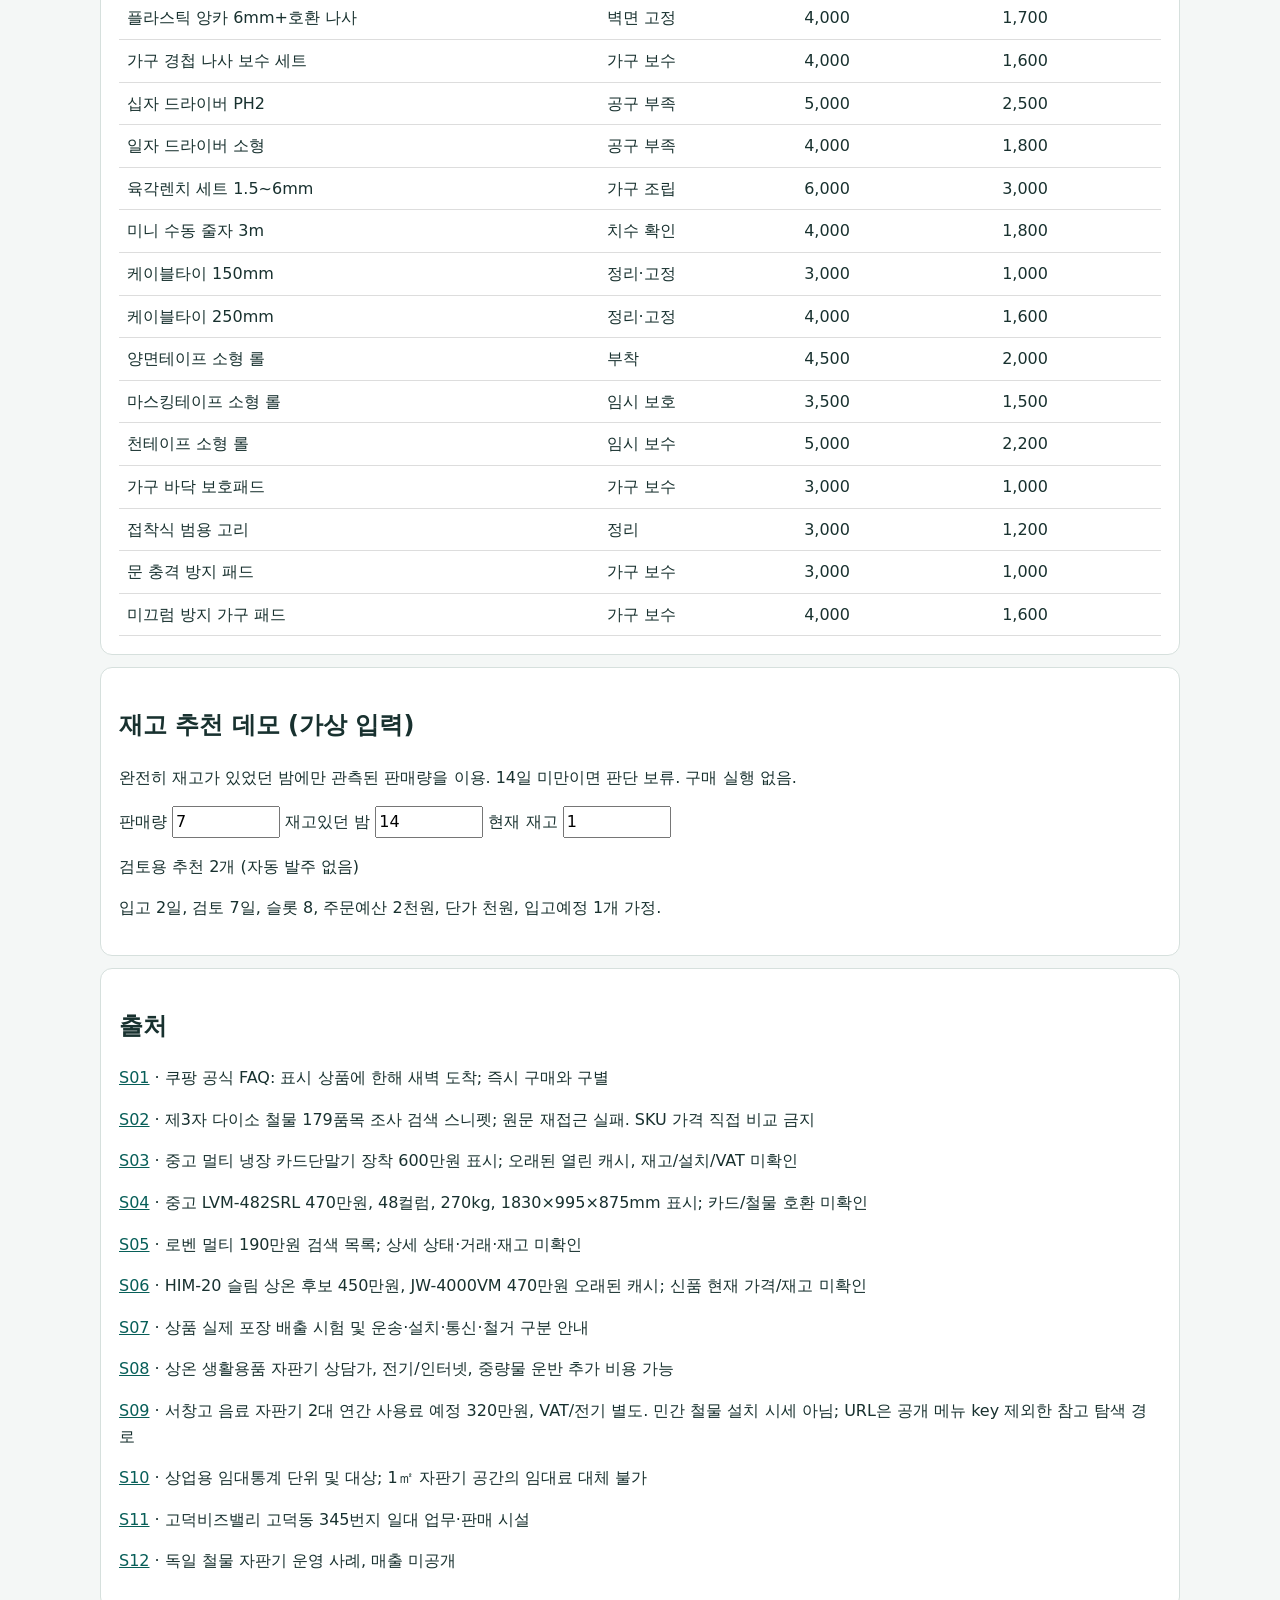
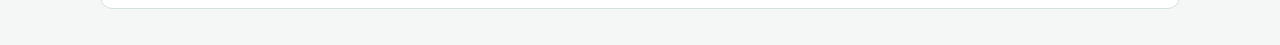
<file: docs/hardware24.html>
<!doctype html><html lang="ko"><meta charset="utf-8"><meta name="viewport" content="width=device-width,initial-scale=1"><title>철물24 연구 보드</title><style>body{font:16px/1.6 system-ui,sans-serif;background:#f4f7f6;color:#18312f;margin:0}main{max-width:1080px;margin:auto;padding:24px}section{background:white;border:1px solid #d6e0dd;border-radius:12px;padding:18px;margin:12px 0}table{border-collapse:collapse;width:100%}th,td{border-bottom:1px solid #ddd;padding:8px;text-align:left}a{color:#075e58}.scroll{overflow:auto}input{font:inherit;width:100px}</style><main><a href="demand-first.html">연구 보드</a><h1>철물24: 긴급 생활수리</h1><p>HOLD · 실제 결제 0 · 확정 입지 0 · 호환 확인 기기 0 · 비용 승인 0</p><section><h2>실사 후보와 경쟁 대체재</h2><p><b>킹철물생활용품</b> · 철물점 제휴 탐색 · 서울 강동구 상일로 149 · 월~토 08–19 (일요일 미확인)<br>매장 앞 외부/기존 공간 협의 가능성만 조사</p><p><b>간식창고 상일점</b> · 기존 무인매장 제휴 탐색 · 서울 강동구 고덕로 360 · 24시간 표기<br>기기 없이 진열 판매 가능 여부 조사</p><p><b>다이소 상일동역점</b> · 경쟁 대체재 · 서울 강동구 고덕로 399 · 매일 10–22<br>가격·품목·영업시간 비교</p><p><b>다이소 고덕점</b> · 경쟁 대체재 · 서울 강동구 동남로75길 13-7 · 매일 10–22<br>가격·품목·영업시간 비교</p><p><b>고덕비즈밸리</b> · 업무/시설관리 B2B 연구권역 · 서울 강동구 고덕동 345번지 일원 · 미확인<br>교대근무·시설관리 소모품 사용량 확인</p><p><b>삼일공구</b> · 철물점 제휴 탐색 · 서울 강동구 올림픽로 602 · 월~토 07–19 (일요일 미확인)<br>전문기술자 구매 품목 및 폐점 후 요청 관찰</p><p><b>까까주까 24 무인 아이스크림 과자가게</b> · 기존 무인매장 제휴 탐색 · 서울 강동구 성내동 423-18 · 24시간 표기<br>천호·성내 대조 권역</p><p>등록 정보이며 현장·운영자 동의 미확인.</p></section><section><h2>기기 공개 호가</h2><p>로벤 멀티 중고 검색 목록 · 1,900,000원 · ASK_LIST · <a href="https://web.joongna.com/search/%EB%A1%9C%EB%B2%A4%20%20%EC%9E%90%ED%8C%90%EA%B8%B0">근거</a></p><p>롯데 LVM-482SRL 중고 · 4,700,000원 · OFFER_SNIPPET · <a href="https://haeinvending.com/">근거</a></p><p>신성 중고 멀티 카드단말기 · 6,000,000원 · OFFER_CACHED · <a href="https://www.shinsunginc.kr/shop/plan.html?plan_id=1">근거</a></p><p>HIM-20 슬림 멀티 · 4,500,000원 · OLD_CACHED_NEW_OFFER · <a href="https://www.hanilvm.com/main">근거</a></p><p>상온 벤디오 · 견적 필요 · QUOTE_REQUIRED · <a href="https://vendio.kr/ambient-vending-machine">근거</a></p><p>현재 재고 및 총 설치비 확인 전 구매 금지.</p></section><section><h2>20개 초기 검증 품목</h2><p>순위/판매량/공급가 미확인. 모든 가격 및 원가 가정.</p><div class="scroll"><table><tr><th>품목</th><th>용도</th><th>가정 판매가</th><th>가정 원가</th></tr><tr><td>목재용 나사 M규격별 소포장</td><td>가구 조립</td><td>3,000</td><td>1,200</td></tr><tr><td>기계나사 M4 규격 소포장</td><td>가구/손잡이</td><td>3,000</td><td>1,200</td></tr><tr><td>기계나사 M6 규격 소포장</td><td>가구/손잡이</td><td>3,500</td><td>1,400</td></tr><tr><td>너트·와셔 M4 세트</td><td>가구 조립</td><td>3,000</td><td>1,200</td></tr><tr><td>너트·와셔 M6 세트</td><td>가구 조립</td><td>3,500</td><td>1,400</td></tr><tr><td>플라스틱 앙카 6mm+호환 나사</td><td>벽면 고정</td><td>4,000</td><td>1,700</td></tr><tr><td>가구 경첩 나사 보수 세트</td><td>가구 보수</td><td>4,000</td><td>1,600</td></tr><tr><td>십자 드라이버 PH2</td><td>공구 부족</td><td>5,000</td><td>2,500</td></tr><tr><td>일자 드라이버 소형</td><td>공구 부족</td><td>4,000</td><td>1,800</td></tr><tr><td>육각렌치 세트 1.5~6mm</td><td>가구 조립</td><td>6,000</td><td>3,000</td></tr><tr><td>미니 수동 줄자 3m</td><td>치수 확인</td><td>4,000</td><td>1,800</td></tr><tr><td>케이블타이 150mm</td><td>정리·고정</td><td>3,000</td><td>1,000</td></tr><tr><td>케이블타이 250mm</td><td>정리·고정</td><td>4,000</td><td>1,600</td></tr><tr><td>양면테이프 소형 롤</td><td>부착</td><td>4,500</td><td>2,000</td></tr><tr><td>마스킹테이프 소형 롤</td><td>임시 보호</td><td>3,500</td><td>1,500</td></tr><tr><td>천테이프 소형 롤</td><td>임시 보수</td><td>5,000</td><td>2,200</td></tr><tr><td>가구 바닥 보호패드</td><td>가구 보수</td><td>3,000</td><td>1,000</td></tr><tr><td>접착식 범용 고리</td><td>정리</td><td>3,000</td><td>1,200</td></tr><tr><td>문 충격 방지 패드</td><td>가구 보수</td><td>3,000</td><td>1,000</td></tr><tr><td>미끄럼 방지 가구 패드</td><td>가구 보수</td><td>4,000</td><td>1,600</td></tr></table></div></section><section><h2>재고 추천 데모 (가상 입력)</h2><p>완전히 재고가 있었던 밤에만 관측된 판매량을 이용. 14일 미만이면 판단 보류. 구매 실행 없음.</p><label>판매량 <input id="p" type="number" min="0" max="999" value="7"></label> <label>재고있던 밤 <input id="n" type="number" min="0" max="60" value="14"></label> <label>현재 재고 <input id="h" type="number" min="0" max="8" value="1"></label><p id="result" aria-live="polite"></p><p>입고 2일, 검토 7일, 슬롯 8, 주문예산 2천원, 단가 천원, 입고예정 1개 가정.</p></section><section><h2>출처</h2><p><a href="https://news.coupang.com/archives/64216/">S01</a> · 쿠팡 공식 FAQ: 표시 상품에 한해 새벽 도착; 즉시 구매와 구별</p><p><a href="https://www.wwood.co.kr/geuncheo/daiso.html">S02</a> · 제3자 다이소 철물 179품목 조사 검색 스니펫; 원문 재접근 실패. SKU 가격 직접 비교 금지</p><p><a href="https://www.shinsunginc.kr/shop/plan.html?plan_id=1">S03</a> · 중고 멀티 냉장 카드단말기 장착 600만원 표시; 오래된 열린 캐시, 재고/설치/VAT 미확인</p><p><a href="https://haeinvending.com/">S04</a> · 중고 LVM-482SRL 470만원, 48컬럼, 270kg, 1830×995×875mm 표시; 카드/철물 호환 미확인</p><p><a href="https://web.joongna.com/search/%EB%A1%9C%EB%B2%A4%20%20%EC%9E%90%ED%8C%90%EA%B8%B0">S05</a> · 로벤 멀티 190만원 검색 목록; 상세 상태·거래·재고 미확인</p><p><a href="https://www.hanilvm.com/main">S06</a> · HIM-20 슬림 상온 후보 450만원, JW-4000VM 470만원 오래된 캐시; 신품 현재 가격/재고 미확인</p><p><a href="https://smart-vending.co.kr/">S07</a> · 상품 실제 포장 배출 시험 및 운송·설치·통신·철거 구분 안내</p><p><a href="https://vendio.kr/ambient-vending-machine">S08</a> · 상온 생활용품 자판기 상담가, 전기/인터넷, 중량물 운반 추가 비용 가능</p><p><a href="https://www.mpva.go.kr/mpva/selectBbsNttView.do?bbsNo=32&amp;nttNo=270668&amp;pageIndex=21&amp;searchCnd=all&amp;searchKrwd=">S09</a> · 서창고 음료 자판기 2대 연간 사용료 예정 320만원, VAT/전기 별도. 민간 철물 설치 시세 아님; URL은 공개 메뉴 key 제외한 참고 탐색 경로</p><p><a href="https://www.reb.or.kr/reb/cm/cntnts/cntntsView.do?cntntsId=1049&amp;mi=10335&amp;statId=S237220284">S10</a> · 상업용 임대통계 단위 및 대상; 1㎡ 자판기 공간의 임대료 대체 불가</p><p><a href="https://culture.gangdong.go.kr/web/newportal/contents/gdp_005_007_010_002_001">S11</a> · 고덕비즈밸리 고덕동 345번지 일대 업무·판매 시설</p><p><a href="https://bauspezi-oppenheim.de/neu-24-7-baumarkt-automat-in-undenheim/">S12</a> · 독일 철물 자판기 운영 사례, 매출 미공개</p></section></main><script>const f=()=>{const p=Number(document.getElementById('p').value),n=Number(document.getElementById('n').value),h=Number(document.getElementById('h').value),ok=[p,n,h].every(Number.isSafeInteger)&&p>=0&&p<=999&&n>=0&&n<=60&&h>=0&&h<=7&&!(n===0&&p>0);let t='입력 확인';if(ok)t=n<14?'관측 부족: 주문 추천 보류':'검토용 추천 '+Math.min(2,Math.max(0,Math.min(8,Math.ceil(p*9/n)+(p>0?1:0))-h-1))+'개 (자동 발주 없음)';document.getElementById('result').textContent=t};for(const el of document.querySelectorAll('input'))el.addEventListener('input',f);f();</script></html>
</file>
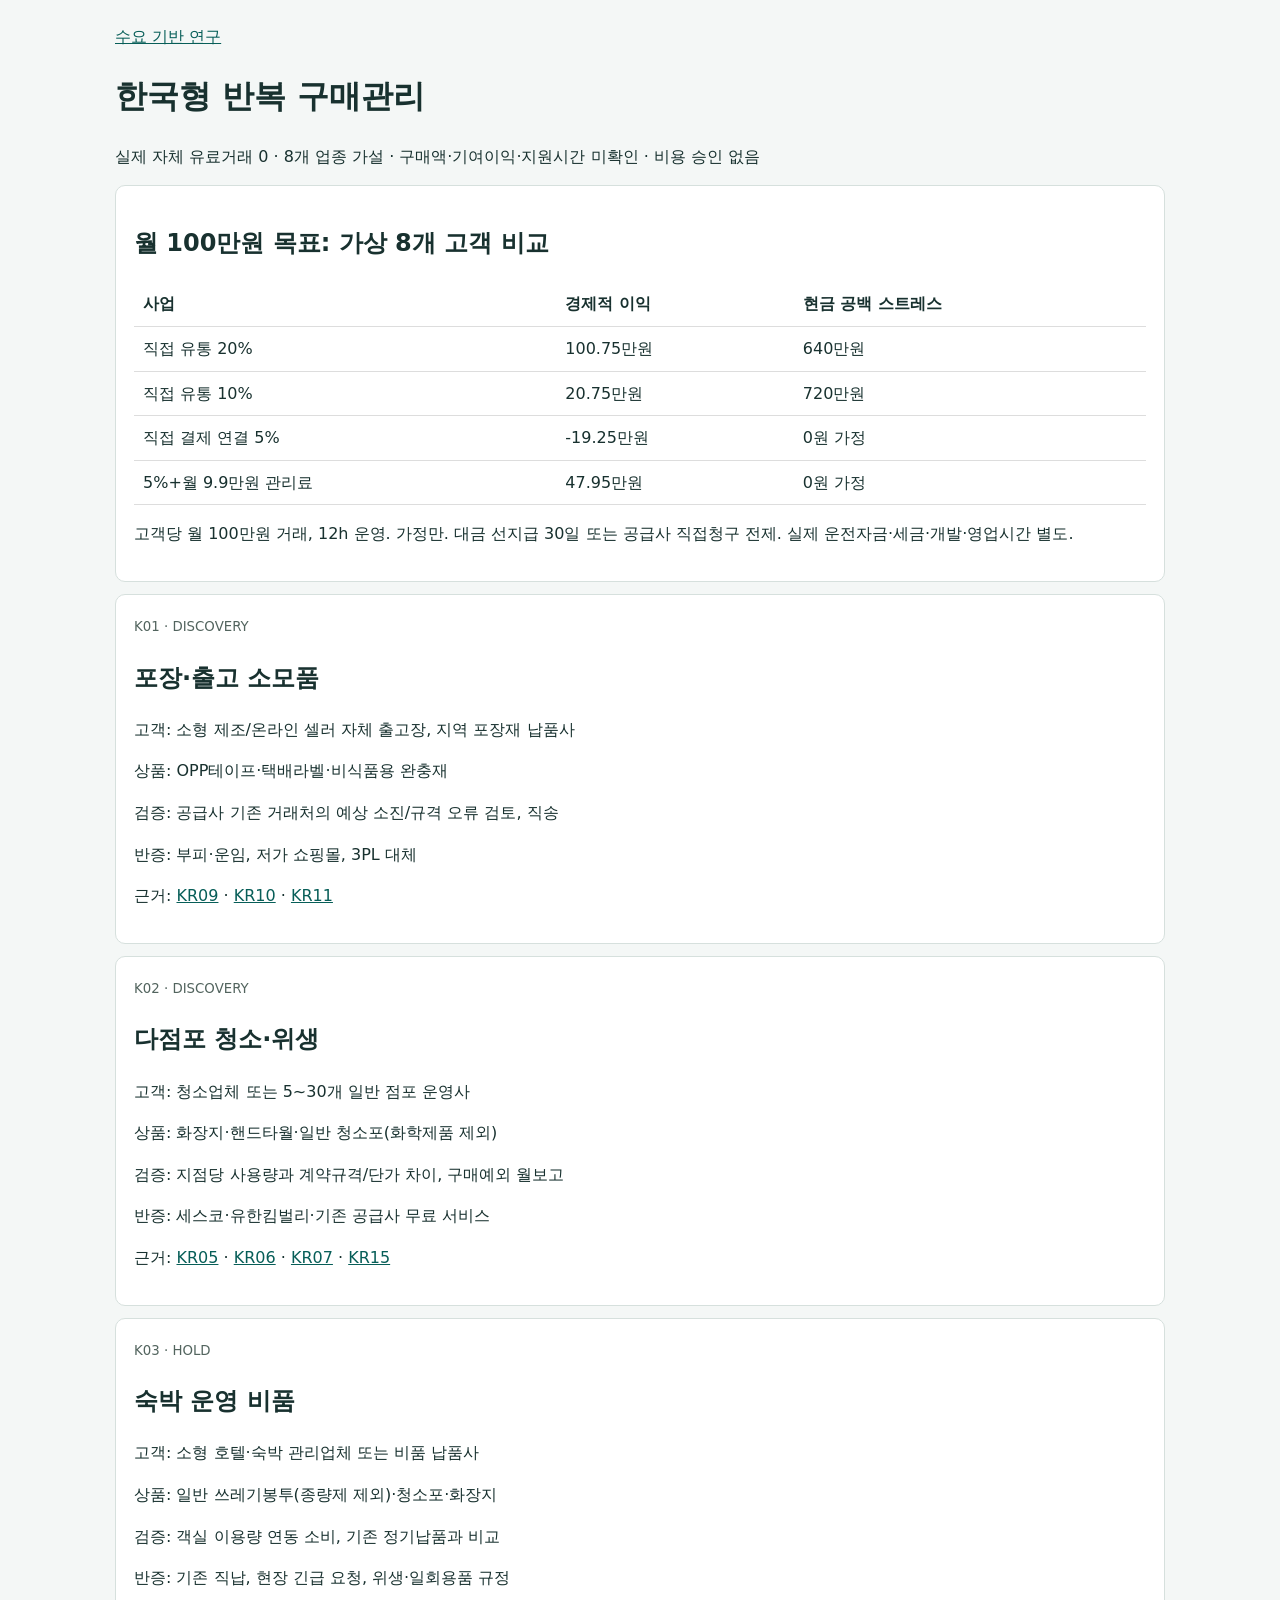
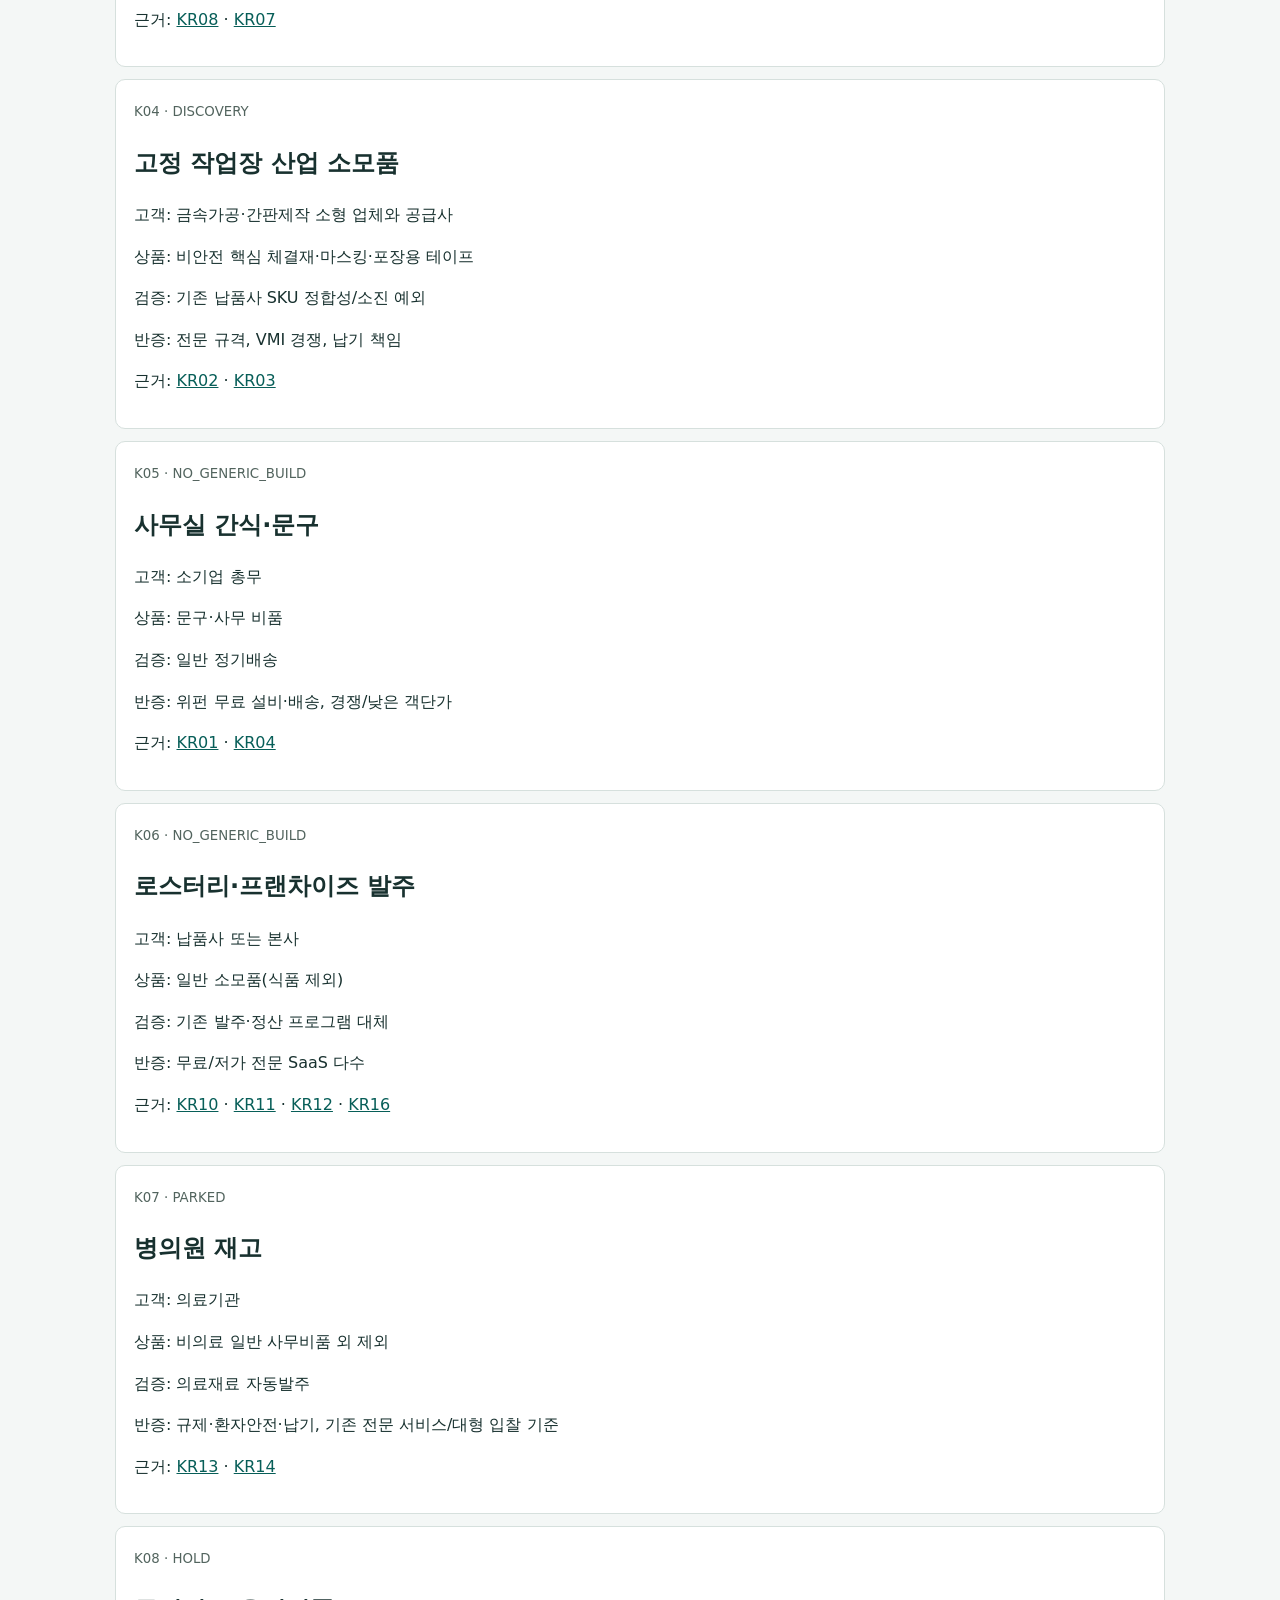
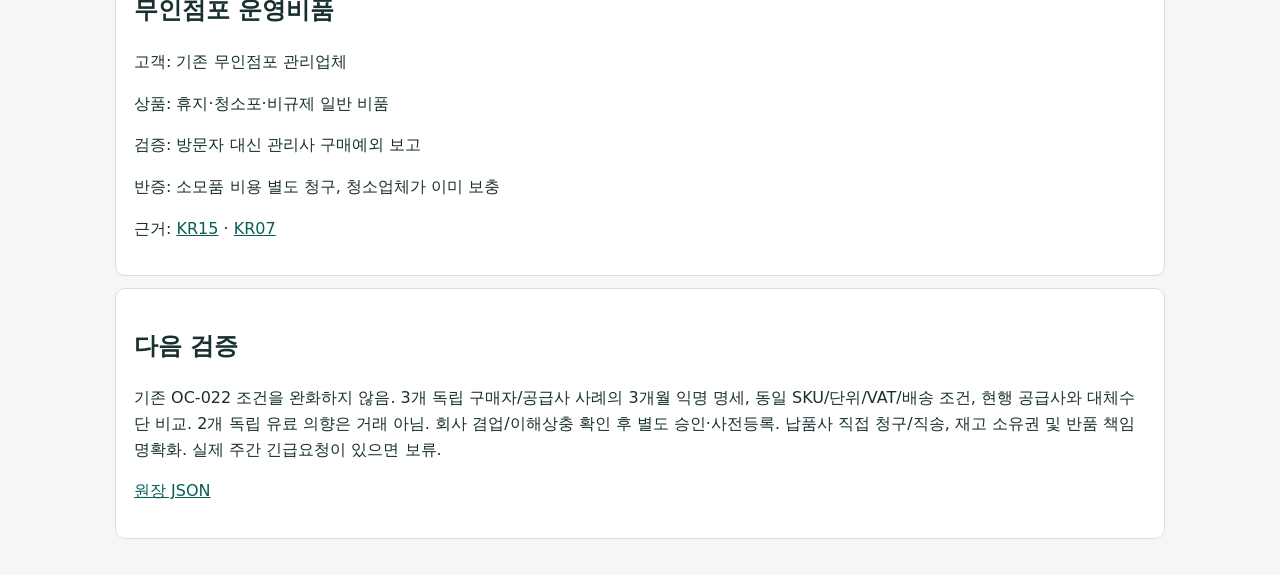
<file: docs/korean-managed-procurement.html>
<!doctype html><html lang="ko"><meta charset="utf-8"><meta name="viewport" content="width=device-width,initial-scale=1"><title>한국형 반복 구매관리</title><style>body{font:16px/1.6 system-ui,sans-serif;background:#f4f7f6;color:#18312f;margin:0}main{max-width:1050px;margin:auto;padding:24px}section,article{background:white;border:1px solid #d6e0dd;border-radius:10px;padding:18px;margin:12px 0}a{color:#075e58}table{border-collapse:collapse;width:100%}th,td{border-bottom:1px solid #ddd;padding:9px;text-align:left}.scroll{overflow:auto}small{color:#52645e}</style><main><a href="demand-first.html">수요 기반 연구</a><h1>한국형 반복 구매관리</h1><p>실제 자체 유료거래 0 · 8개 업종 가설 · 구매액·기여이익·지원시간 미확인 · 비용 승인 없음</p><section class="scroll"><h2>월 100만원 목표: 가상 8개 고객 비교</h2><table><tr><th>사업</th><th>경제적 이익</th><th>현금 공백 스트레스</th></tr><tr><td>직접 유통 20%</td><td>100.75만원</td><td>640만원</td></tr><tr><td>직접 유통 10%</td><td>20.75만원</td><td>720만원</td></tr><tr><td>직접 결제 연결 5%</td><td>-19.25만원</td><td>0원 가정</td></tr><tr><td>5%+월 9.9만원 관리료</td><td>47.95만원</td><td>0원 가정</td></tr></table><p>고객당 월 100만원 거래, 12h 운영. 가정만. 대금 선지급 30일 또는 공급사 직접청구 전제. 실제 운전자금·세금·개발·영업시간 별도.</p></section><article><small>K01 · DISCOVERY</small><h2>포장·출고 소모품</h2><p>고객: 소형 제조/온라인 셀러 자체 출고장, 지역 포장재 납품사</p><p>상품: OPP테이프·택배라벨·비식품용 완충재</p><p>검증: 공급사 기존 거래처의 예상 소진/규격 오류 검토, 직송</p><p>반증: 부피·운임, 저가 쇼핑몰, 3PL 대체</p><p>근거: <a href="https://www.dtpack.co.kr/">KR09</a> · <a href="https://www.orderlist.co.kr/">KR10</a> · <a href="https://baljubom.com/">KR11</a></p></article><article><small>K02 · DISCOVERY</small><h2>다점포 청소·위생</h2><p>고객: 청소업체 또는 5~30개 일반 점포 운영사</p><p>상품: 화장지·핸드타월·일반 청소포(화학제품 제외)</p><p>검증: 지점당 사용량과 계약규격/단가 차이, 구매예외 월보고</p><p>반증: 세스코·유한킴벌리·기존 공급사 무료 서비스</p><p>근거: <a href="https://www.cesco.co.kr/solution/service/hygienecare">KR05</a> · <a href="https://yuhan-kimberly.co.kr/newsroom/newsview/3985">KR06</a> · <a href="https://www.modumaket.com/shopinfo/company.html">KR07</a> · <a href="https://www.kg-partners.co.kr/store-management/service">KR15</a></p></article><article><small>K03 · HOLD</small><h2>숙박 운영 비품</h2><p>고객: 소형 호텔·숙박 관리업체 또는 비품 납품사</p><p>상품: 일반 쓰레기봉투(종량제 제외)·청소포·화장지</p><p>검증: 객실 이용량 연동 소비, 기존 정기납품과 비교</p><p>반증: 기존 직납, 현장 긴급 요청, 위생·일회용품 규정</p><p>근거: <a href="https://toputong.co.kr/supply/seoul">KR08</a> · <a href="https://www.modumaket.com/shopinfo/company.html">KR07</a></p></article><article><small>K04 · DISCOVERY</small><h2>고정 작업장 산업 소모품</h2><p>고객: 금속가공·간판제작 소형 업체와 공급사</p><p>상품: 비안전 핵심 체결재·마스킹·포장용 테이프</p><p>검증: 기존 납품사 SKU 정합성/소진 예외</p><p>반증: 전문 규격, VMI 경쟁, 납기 책임</p><p>근거: <a href="https://www.e-jcr.org/archive/view_article?pid=jcr-30-4-93">KR02</a> · <a href="https://www.wurthindustry.kr/wis-korea/solutions/storage-management/storage-management/inventory-management.php">KR03</a></p></article><article><small>K05 · NO_GENERIC_BUILD</small><h2>사무실 간식·문구</h2><p>고객: 소기업 총무</p><p>상품: 문구·사무 비품</p><p>검증: 일반 정기배송</p><p>반증: 위펀 무료 설비·배송, 경쟁/낮은 객단가</p><p>근거: <a href="https://wefuncorp.com/blog/wefun-pr2025sales">KR01</a> · <a href="https://wefuncorp.com/officesupplies">KR04</a></p></article><article><small>K06 · NO_GENERIC_BUILD</small><h2>로스터리·프랜차이즈 발주</h2><p>고객: 납품사 또는 본사</p><p>상품: 일반 소모품(식품 제외)</p><p>검증: 기존 발주·정산 프로그램 대체</p><p>반증: 무료/저가 전문 SaaS 다수</p><p>근거: <a href="https://www.orderlist.co.kr/">KR10</a> · <a href="https://baljubom.com/">KR11</a> · <a href="https://baljupass.com/">KR12</a> · <a href="https://www.orderlist.co.kr/">KR16</a></p></article><article><small>K07 · PARKED</small><h2>병의원 재고</h2><p>고객: 의료기관</p><p>상품: 비의료 일반 사무비품 외 제외</p><p>검증: 의료재료 자동발주</p><p>반증: 규제·환자안전·납기, 기존 전문 서비스/대형 입찰 기준</p><p>근거: <a href="https://mgrgo.com/">KR13</a> · <a href="https://refer.cmcism.or.kr/center/bidding_view?seq=372">KR14</a></p></article><article><small>K08 · HOLD</small><h2>무인점포 운영비품</h2><p>고객: 기존 무인점포 관리업체</p><p>상품: 휴지·청소포·비규제 일반 비품</p><p>검증: 방문자 대신 관리사 구매예외 보고</p><p>반증: 소모품 비용 별도 청구, 청소업체가 이미 보충</p><p>근거: <a href="https://www.kg-partners.co.kr/store-management/service">KR15</a> · <a href="https://www.modumaket.com/shopinfo/company.html">KR07</a></p></article><section><h2>다음 검증</h2><p>기존 OC-022 조건을 완화하지 않음. 3개 독립 구매자/공급사 사례의 3개월 익명 명세, 동일 SKU/단위/VAT/배송 조건, 현행 공급사와 대체수단 비교. 2개 독립 유료 의향은 거래 아님. 회사 겸업/이해상충 확인 후 별도 승인·사전등록. 납품사 직접 청구/직송, 재고 소유권 및 반품 책임 명확화. 실제 주간 긴급요청이 있으면 보류.</p><p><a href="data/korean-managed-procurement-v1.json">원장 JSON</a></p></section></main></html>
</file>
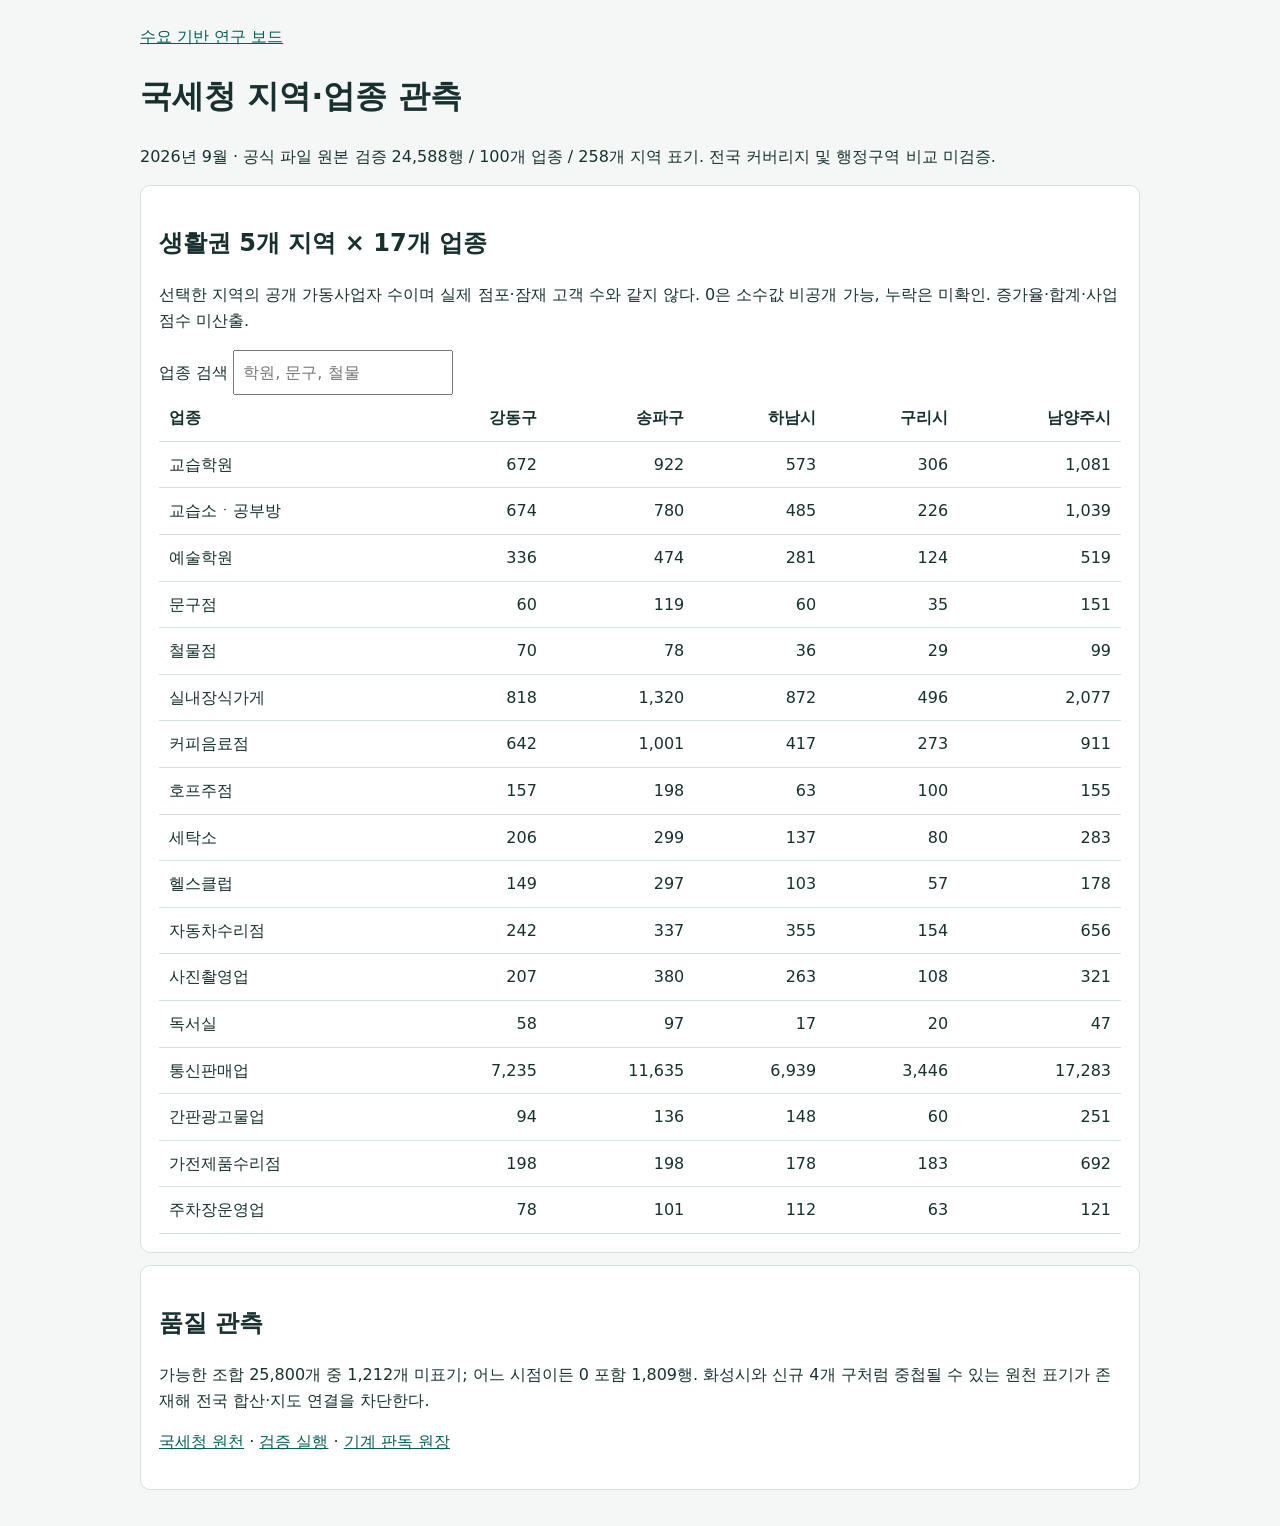
<file: docs/nts-local-profile.html>
<!doctype html><html lang="ko"><meta charset="utf-8"><meta name="viewport" content="width=device-width,initial-scale=1"><title>국세청 지역·업종 관측</title><style>body{font:16px/1.6 system-ui,sans-serif;background:#f4f7f6;color:#18312f;margin:0}main{max-width:1000px;margin:auto;padding:24px}section{background:white;border:1px solid #d6e0dd;border-radius:10px;padding:18px;margin:12px 0}.scroll{overflow:auto}table{border-collapse:collapse;width:100%;font-variant-numeric:tabular-nums}th,td{border-bottom:1px solid #d6e0dd;padding:10px;text-align:right;white-space:nowrap}th:first-child,td:first-child{text-align:left}input{font:inherit;padding:8px;max-width:90%}a{color:#075e58}</style><main><a href="demand-first.html">수요 기반 연구 보드</a><h1>국세청 지역·업종 관측</h1><p>2026년 9월 · 공식 파일 원본 검증 24,588행 / 100개 업종 / 258개 지역 표기. 전국 커버리지 및 행정구역 비교 미검증.</p><section><h2>생활권 5개 지역 × 17개 업종</h2><p>선택한 지역의 공개 가동사업자 수이며 실제 점포·잠재 고객 수와 같지 않다. 0은 소수값 비공개 가능, 누락은 미확인. 증가율·합계·사업 점수 미산출.</p><label for="q">업종 검색</label> <input id="q" type="search" placeholder="학원, 문구, 철물"><div class="scroll"><table><thead><tr><th>업종</th><th>강동구</th><th>송파구</th><th>하남시</th><th>구리시</th><th>남양주시</th></tr></thead><tbody><tr><td>교습학원</td><td>672</td><td>922</td><td>573</td><td>306</td><td>1,081</td></tr><tr><td>교습소ㆍ공부방</td><td>674</td><td>780</td><td>485</td><td>226</td><td>1,039</td></tr><tr><td>예술학원</td><td>336</td><td>474</td><td>281</td><td>124</td><td>519</td></tr><tr><td>문구점</td><td>60</td><td>119</td><td>60</td><td>35</td><td>151</td></tr><tr><td>철물점</td><td>70</td><td>78</td><td>36</td><td>29</td><td>99</td></tr><tr><td>실내장식가게</td><td>818</td><td>1,320</td><td>872</td><td>496</td><td>2,077</td></tr><tr><td>커피음료점</td><td>642</td><td>1,001</td><td>417</td><td>273</td><td>911</td></tr><tr><td>호프주점</td><td>157</td><td>198</td><td>63</td><td>100</td><td>155</td></tr><tr><td>세탁소</td><td>206</td><td>299</td><td>137</td><td>80</td><td>283</td></tr><tr><td>헬스클럽</td><td>149</td><td>297</td><td>103</td><td>57</td><td>178</td></tr><tr><td>자동차수리점</td><td>242</td><td>337</td><td>355</td><td>154</td><td>656</td></tr><tr><td>사진촬영업</td><td>207</td><td>380</td><td>263</td><td>108</td><td>321</td></tr><tr><td>독서실</td><td>58</td><td>97</td><td>17</td><td>20</td><td>47</td></tr><tr><td>통신판매업</td><td>7,235</td><td>11,635</td><td>6,939</td><td>3,446</td><td>17,283</td></tr><tr><td>간판광고물업</td><td>94</td><td>136</td><td>148</td><td>60</td><td>251</td></tr><tr><td>가전제품수리점</td><td>198</td><td>198</td><td>178</td><td>183</td><td>692</td></tr><tr><td>주차장운영업</td><td>78</td><td>101</td><td>112</td><td>63</td><td>121</td></tr></tbody></table></div></section><section><h2>품질 관측</h2><p>가능한 조합 25,800개 중 1,212개 미표기; 어느 시점이든 0 포함 1,809행. 화성시와 신규 4개 구처럼 중첩될 수 있는 원천 표기가 존재해 전국 합산·지도 연결을 차단한다.</p><p><a href="https://www.data.go.kr/data/15061118/fileData.do">국세청 원천</a> · <a href="https://github.com/jaehojung1879-netizen/SideEconomyLab/actions/runs/46020482703">검증 실행</a> · <a href="data/nts-local-profile-v1.json">기계 판독 원장</a></p></section></main><script>const q=document.getElementById('q');q.addEventListener('input',()=>{for(const row of document.querySelectorAll('tbody tr'))row.hidden=!row.cells[0].textContent.includes(q.value.trim())});</script></html>
</file>
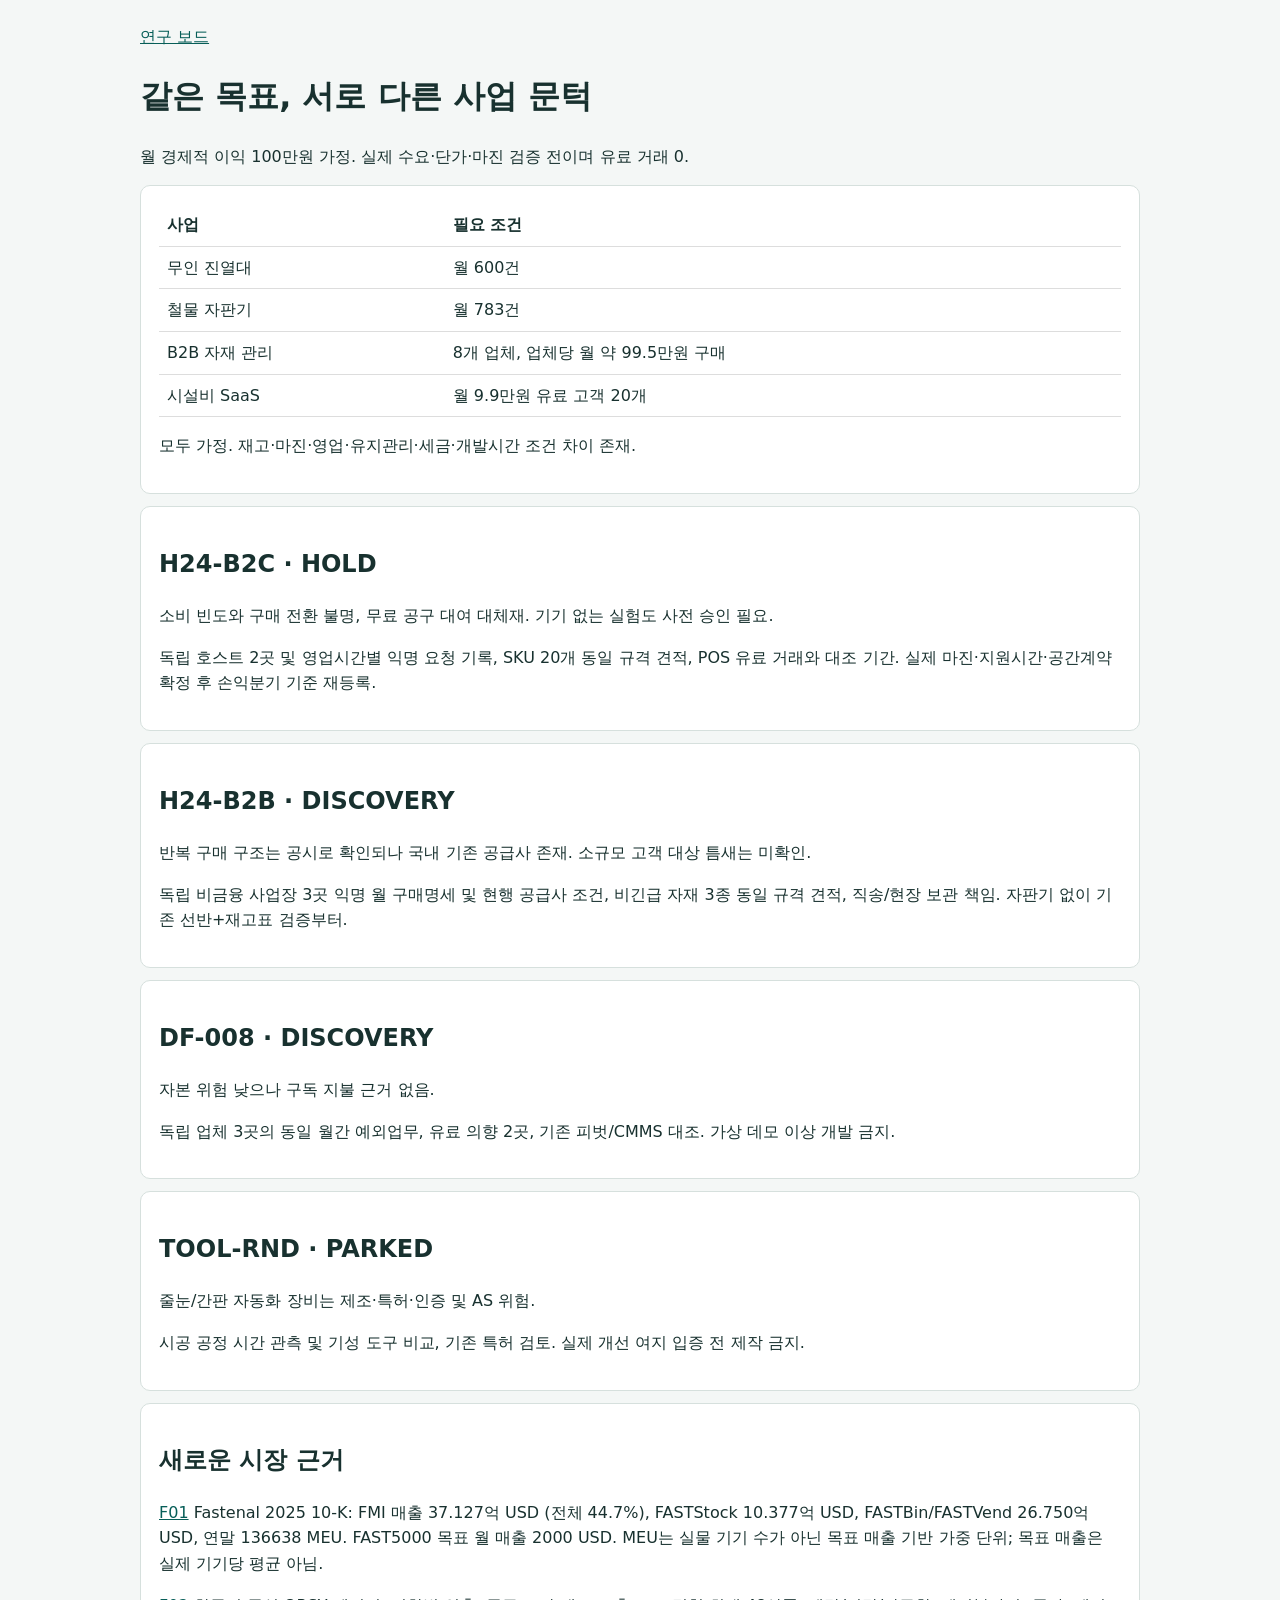
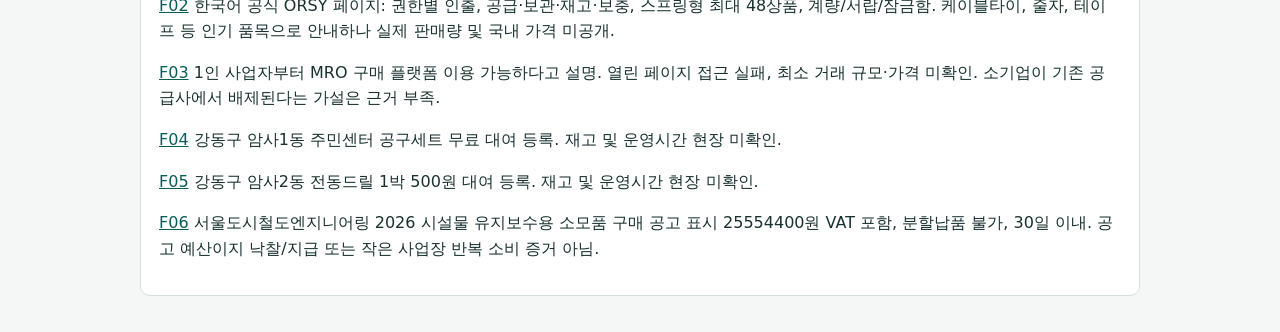
<file: docs/parallel-hurdles.html>
<!doctype html><html lang="ko"><meta charset="utf-8"><meta name="viewport" content="width=device-width,initial-scale=1"><title>사업 가설 비교</title><style>body{font:16px/1.6 system-ui,sans-serif;background:#f4f7f6;color:#18312f;margin:0}main{max-width:1000px;margin:auto;padding:24px}section{background:white;border:1px solid #d6e0dd;border-radius:10px;padding:18px;margin:12px 0}a{color:#075e58}table{border-collapse:collapse;width:100%}th,td{padding:8px;border-bottom:1px solid #ddd;text-align:left}.scroll{overflow:auto}</style><main><a href="demand-first.html">연구 보드</a><h1>같은 목표, 서로 다른 사업 문턱</h1><p>월 경제적 이익 100만원 가정. 실제 수요·단가·마진 검증 전이며 유료 거래 0.</p><section class="scroll"><table><tr><th>사업</th><th>필요 조건</th></tr><tr><td>무인 진열대</td><td>월 600건</td></tr><tr><td>철물 자판기</td><td>월 783건</td></tr><tr><td>B2B 자재 관리</td><td>8개 업체, 업체당 월 약 99.5만원 구매</td></tr><tr><td>시설비 SaaS</td><td>월 9.9만원 유료 고객 20개</td></tr></table><p>모두 가정. 재고·마진·영업·유지관리·세금·개발시간 조건 차이 존재.</p></section><section><h2>H24-B2C · HOLD</h2><p>소비 빈도와 구매 전환 불명, 무료 공구 대여 대체재. 기기 없는 실험도 사전 승인 필요.</p><p>독립 호스트 2곳 및 영업시간별 익명 요청 기록, SKU 20개 동일 규격 견적, POS 유료 거래와 대조 기간. 실제 마진·지원시간·공간계약 확정 후 손익분기 기준 재등록.</p></section><section><h2>H24-B2B · DISCOVERY</h2><p>반복 구매 구조는 공시로 확인되나 국내 기존 공급사 존재. 소규모 고객 대상 틈새는 미확인.</p><p>독립 비금융 사업장 3곳 익명 월 구매명세 및 현행 공급사 조건, 비긴급 자재 3종 동일 규격 견적, 직송/현장 보관 책임. 자판기 없이 기존 선반+재고표 검증부터.</p></section><section><h2>DF-008 · DISCOVERY</h2><p>자본 위험 낮으나 구독 지불 근거 없음.</p><p>독립 업체 3곳의 동일 월간 예외업무, 유료 의향 2곳, 기존 피벗/CMMS 대조. 가상 데모 이상 개발 금지.</p></section><section><h2>TOOL-RND · PARKED</h2><p>줄눈/간판 자동화 장비는 제조·특허·인증 및 AS 위험.</p><p>시공 공정 시간 관측 및 기성 도구 비교, 기존 특허 검토. 실제 개선 여지 입증 전 제작 금지.</p></section><section><h2>새로운 시장 근거</h2><p><a href="https://www.sec.gov/Archives/edgar/data/815556/000081555626000009/fast-20251231.htm">F01</a> Fastenal 2025 10-K: FMI 매출 37.127억 USD (전체 44.7%), FASTStock 10.377억 USD, FASTBin/FASTVend 26.750억 USD, 연말 136638 MEU. FAST5000 목표 월 매출 2000 USD. MEU는 실물 기기 수가 아닌 목표 매출 기반 가중 단위; 목표 매출은 실제 기기당 평균 아님.</p><p><a href="https://www.wurthindustry.kr/wis-korea/solutions/orsy-vending/orsy-vending.php">F02</a> 한국어 공식 ORSY 페이지: 권한별 인출, 공급·보관·재고·보충, 스프링형 최대 48상품, 계량/서랍/잠금함. 케이블타이, 줄자, 테이프 등 인기 품목으로 안내하나 실제 판매량 및 국내 가격 미공개.</p><p><a href="https://serveone.co.kr/kr/support/new-introduction-guide.do">F03</a> 1인 사업자부터 MRO 구매 플랫폼 이용 가능하다고 설명. 열린 페이지 접근 실패, 최소 거래 규모·가격 미확인. 소기업이 기존 공급사에서 배제된다는 가설은 근거 부족.</p><p><a href="https://www.eshare.go.kr/UserPortal/Upv/UprResrcGds/index.do?rsrc_no=CI01I5244446">F04</a> 강동구 암사1동 주민센터 공구세트 무료 대여 등록. 재고 및 운영시간 현장 미확인.</p><p><a href="https://www.eshare.go.kr/UserPortal/Upv/UprResrcGds/index.do?rsrc_no=DD18Q0418164">F05</a> 강동구 암사2동 전동드릴 1박 500원 대여 등록. 재고 및 운영시간 현장 미확인.</p><p><a href="https://work.00data.kr/projects/R26BK01794670">F06</a> 서울도시철도엔지니어링 2026 시설물 유지보수용 소모품 구매 공고 표시 25554400원 VAT 포함, 분할납품 불가, 30일 이내. 공고 예산이지 낙찰/지급 또는 작은 사업장 반복 소비 증거 아님.</p></section></main></html>
</file>
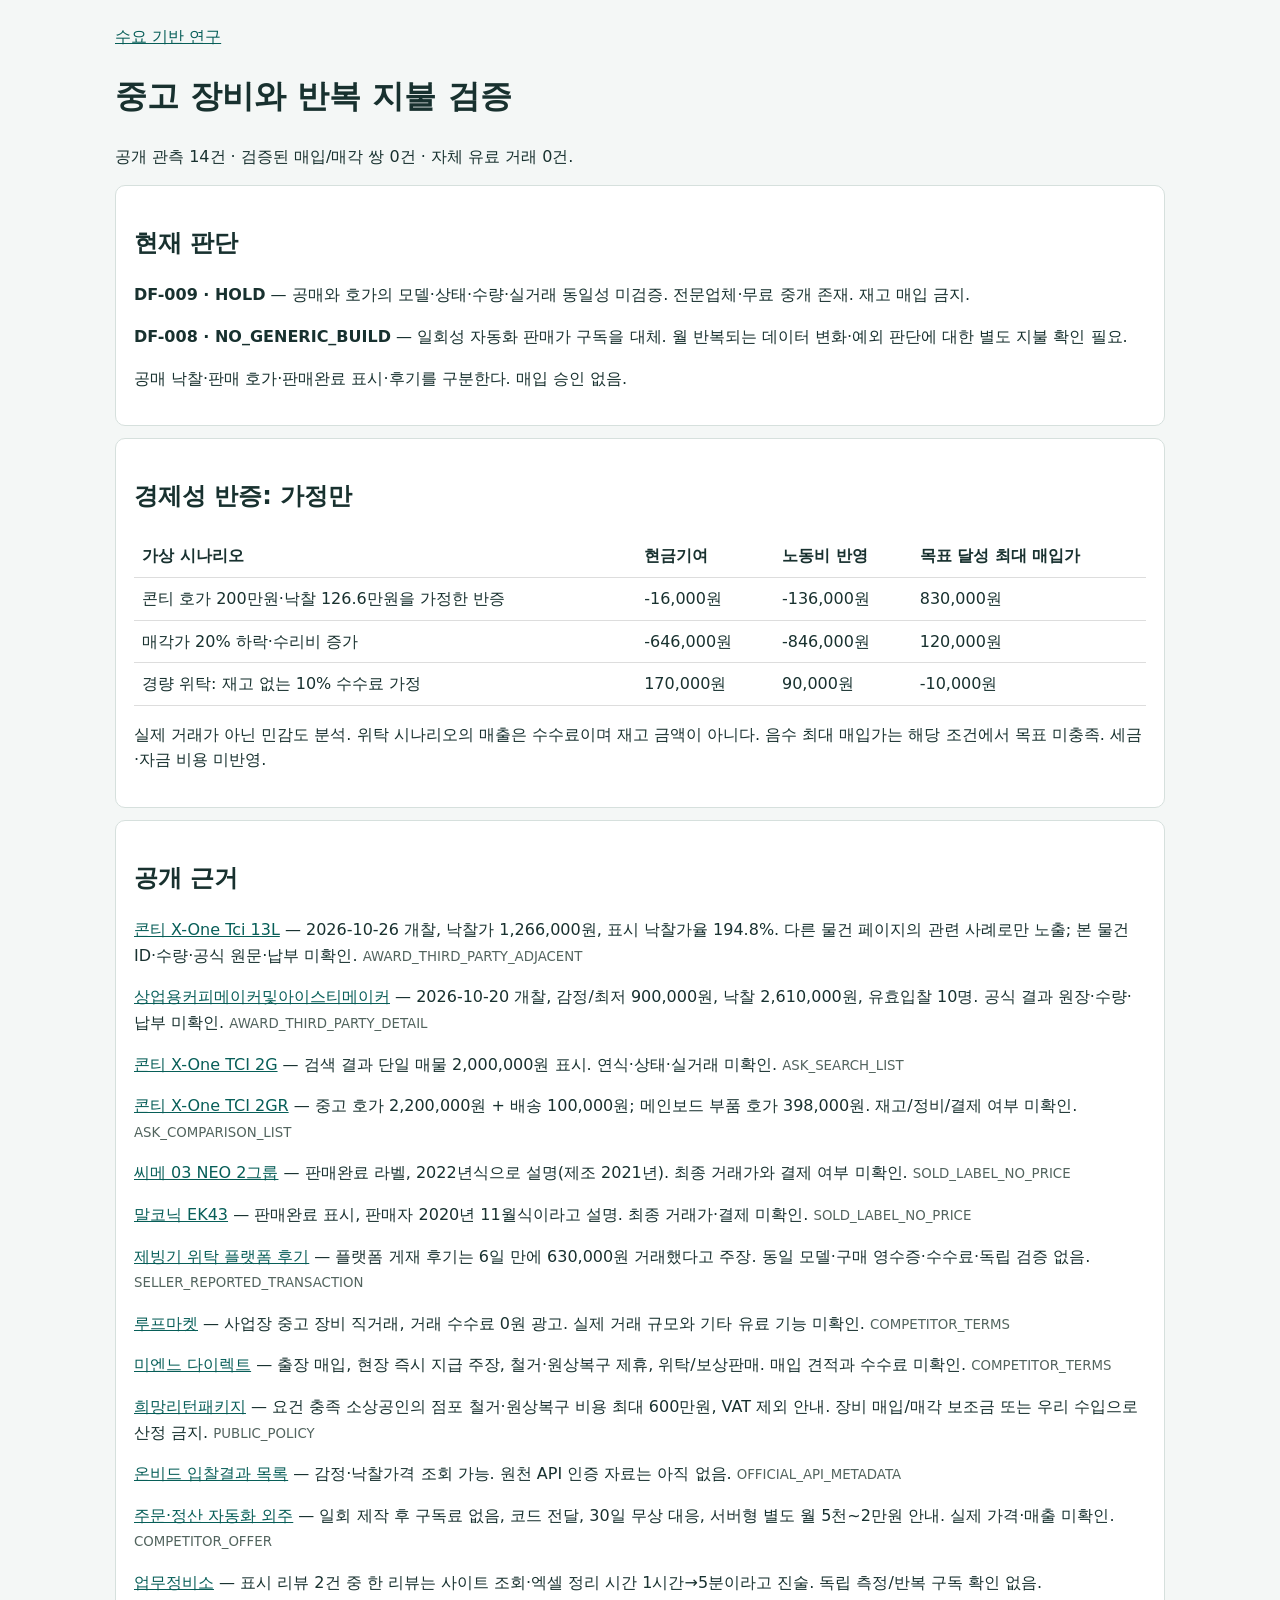
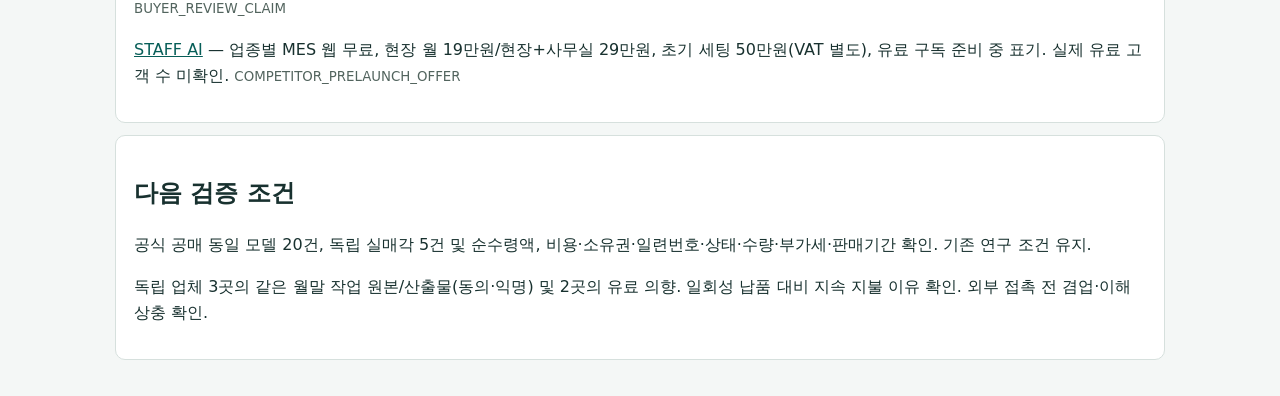
<file: docs/recommerce-research.html>
<!doctype html><html lang="ko"><meta charset="utf-8"><meta name="viewport" content="width=device-width,initial-scale=1"><title>중고 장비와 반복 지불 검증</title><style>body{font:16px/1.6 system-ui,sans-serif;background:#f4f7f6;color:#18312f;margin:0}main{max-width:1050px;margin:auto;padding:24px}section{background:white;border:1px solid #d6e0dd;border-radius:10px;padding:18px;margin:12px 0}a{color:#075e58}table{border-collapse:collapse;width:100%}th,td{padding:8px;text-align:left;border-bottom:1px solid #ddd}.scroll{overflow:auto}small{color:#52645e}</style><main><a href="demand-first.html">수요 기반 연구</a><h1>중고 장비와 반복 지불 검증</h1><p>공개 관측 14건 · 검증된 매입/매각 쌍 0건 · 자체 유료 거래 0건.</p><section><h2>현재 판단</h2><p><b>DF-009 · HOLD</b> — 공매와 호가의 모델·상태·수량·실거래 동일성 미검증. 전문업체·무료 중개 존재. 재고 매입 금지.</p><p><b>DF-008 · NO_GENERIC_BUILD</b> — 일회성 자동화 판매가 구독을 대체. 월 반복되는 데이터 변화·예외 판단에 대한 별도 지불 확인 필요.</p><p>공매 낙찰·판매 호가·판매완료 표시·후기를 구분한다. 매입 승인 없음.</p></section><section><h2>경제성 반증: 가정만</h2><div class="scroll"><table><thead><tr><th>가상 시나리오</th><th>현금기여</th><th>노동비 반영</th><th>목표 달성 최대 매입가</th></tr></thead><tbody><tr><td>콘티 호가 200만원·낙찰 126.6만원을 가정한 반증</td><td>-16,000원</td><td>-136,000원</td><td>830,000원</td></tr><tr><td>매각가 20% 하락·수리비 증가</td><td>-646,000원</td><td>-846,000원</td><td>120,000원</td></tr><tr><td>경량 위탁: 재고 없는 10% 수수료 가정</td><td>170,000원</td><td>90,000원</td><td>-10,000원</td></tr></tbody></table></div><p>실제 거래가 아닌 민감도 분석. 위탁 시나리오의 매출은 수수료이며 재고 금액이 아니다. 음수 최대 매입가는 해당 조건에서 목표 미충족. 세금·자금 비용 미반영.</p></section><section><h2>공개 근거</h2><p><a href="https://auction.minmins.kr/item/2026-0900-051966/">콘티 X-One Tci 13L</a> — 2026-10-26 개찰, 낙찰가 1,266,000원, 표시 낙찰가율 194.8%. 다른 물건 페이지의 관련 사례로만 노출; 본 물건 ID·수량·공식 원문·납부 미확인. <small>AWARD_THIRD_PARTY_ADJACENT</small></p><p><a href="https://auction.minmins.kr/item/2026-0900-051964/">상업용커피메이커및아이스티메이커</a> — 2026-10-20 개찰, 감정/최저 900,000원, 낙찰 2,610,000원, 유효입찰 10명. 공식 결과 원장·수량·납부 미확인. <small>AWARD_THIRD_PARTY_DETAIL</small></p><p><a href="https://web.joongna.com/search/%EC%BD%98%ED%8B%B0%20%20tci">콘티 X-One TCI 2G</a> — 검색 결과 단일 매물 2,000,000원 표시. 연식·상태·실거래 미확인. <small>ASK_SEARCH_LIST</small></p><p><a href="https://search.danawa.com/mobile/dsearch.php?keyword=%EC%BD%98%ED%8B%B0%EC%97%91%EC%8A%A4%EC%9B%90TCI">콘티 X-One TCI 2GR</a> — 중고 호가 2,200,000원 + 배송 100,000원; 메인보드 부품 호가 398,000원. 재고/정비/결제 여부 미확인. <small>ASK_COMPARISON_LIST</small></p><p><a href="https://web.joongna.com/product/229965912">씨메 03 NEO 2그룹</a> — 판매완료 라벨, 2022년식으로 설명(제조 2021년). 최종 거래가와 결제 여부 미확인. <small>SOLD_LABEL_NO_PRICE</small></p><p><a href="https://web.joongna.com/product/228174817">말코닉 EK43</a> — 판매완료 표시, 판매자 2020년 11월식이라고 설명. 최종 거래가·결제 미확인. <small>SOLD_LABEL_NO_PRICE</small></p><p><a href="https://web.sosangspace.com/consignment/taxdiet?device=MO&amp;tab=proxy">제빙기 위탁 플랫폼 후기</a> — 플랫폼 게재 후기는 6일 만에 630,000원 거래했다고 주장. 동일 모델·구매 영수증·수수료·독립 검증 없음. <small>SELLER_REPORTED_TRANSACTION</small></p><p><a href="https://loopmarket.co.kr/?industry=3">루프마켓</a> — 사업장 중고 장비 직거래, 거래 수수료 0원 광고. 실제 거래 규모와 기타 유료 기능 미확인. <small>COMPETITOR_TERMS</small></p><p><a href="https://miennedirect.com/">미엔느 다이렉트</a> — 출장 매입, 현장 즉시 지급 주장, 철거·원상복구 제휴, 위탁/보상판매. 매입 견적과 수수료 미확인. <small>COMPETITOR_TERMS</small></p><p><a href="https://www.sbiz.or.kr/nhrp/cnsl/bsnsArngCnslInfo.do?cMenuNo=100201&amp;directCall=Y&amp;pMenuNo=100200">희망리턴패키지</a> — 요건 충족 소상공인의 점포 철거·원상복구 비용 최대 600만원, VAT 제외 안내. 장비 매입/매각 보조금 또는 우리 수입으로 산정 금지. <small>PUBLIC_POLICY</small></p><p><a href="https://www.data.go.kr/data/15157252/openapi.do">온비드 입찰결과 목록</a> — 감정·낙찰가격 조회 가능. 원천 API 인증 자료는 아직 없음. <small>OFFICIAL_API_METADATA</small></p><p><a href="https://kmong.com/gig/804138">주문·정산 자동화 외주</a> — 일회 제작 후 구독료 없음, 코드 전달, 30일 무상 대응, 서버형 별도 월 5천~2만원 안내. 실제 가격·매출 미확인. <small>COMPETITOR_OFFER</small></p><p><a href="https://kmong.com/gig/813435">업무정비소</a> — 표시 리뷰 2건 중 한 리뷰는 사이트 조회·엑셀 정리 시간 1시간→5분이라고 진술. 독립 측정/반복 구독 확인 없음. <small>BUYER_REVIEW_CLAIM</small></p><p><a href="https://staff.ai.kr/">STAFF AI</a> — 업종별 MES 웹 무료, 현장 월 19만원/현장+사무실 29만원, 초기 세팅 50만원(VAT 별도), 유료 구독 준비 중 표기. 실제 유료 고객 수 미확인. <small>COMPETITOR_PRELAUNCH_OFFER</small></p></section><section><h2>다음 검증 조건</h2><p>공식 공매 동일 모델 20건, 독립 실매각 5건 및 순수령액, 비용·소유권·일련번호·상태·수량·부가세·판매기간 확인. 기존 연구 조건 유지.</p><p>독립 업체 3곳의 같은 월말 작업 원본/산출물(동의·익명) 및 2곳의 유료 의향. 일회성 납품 대비 지속 지불 이유 확인. 외부 접촉 전 겸업·이해상충 확인.</p></section></main></html>
</file>
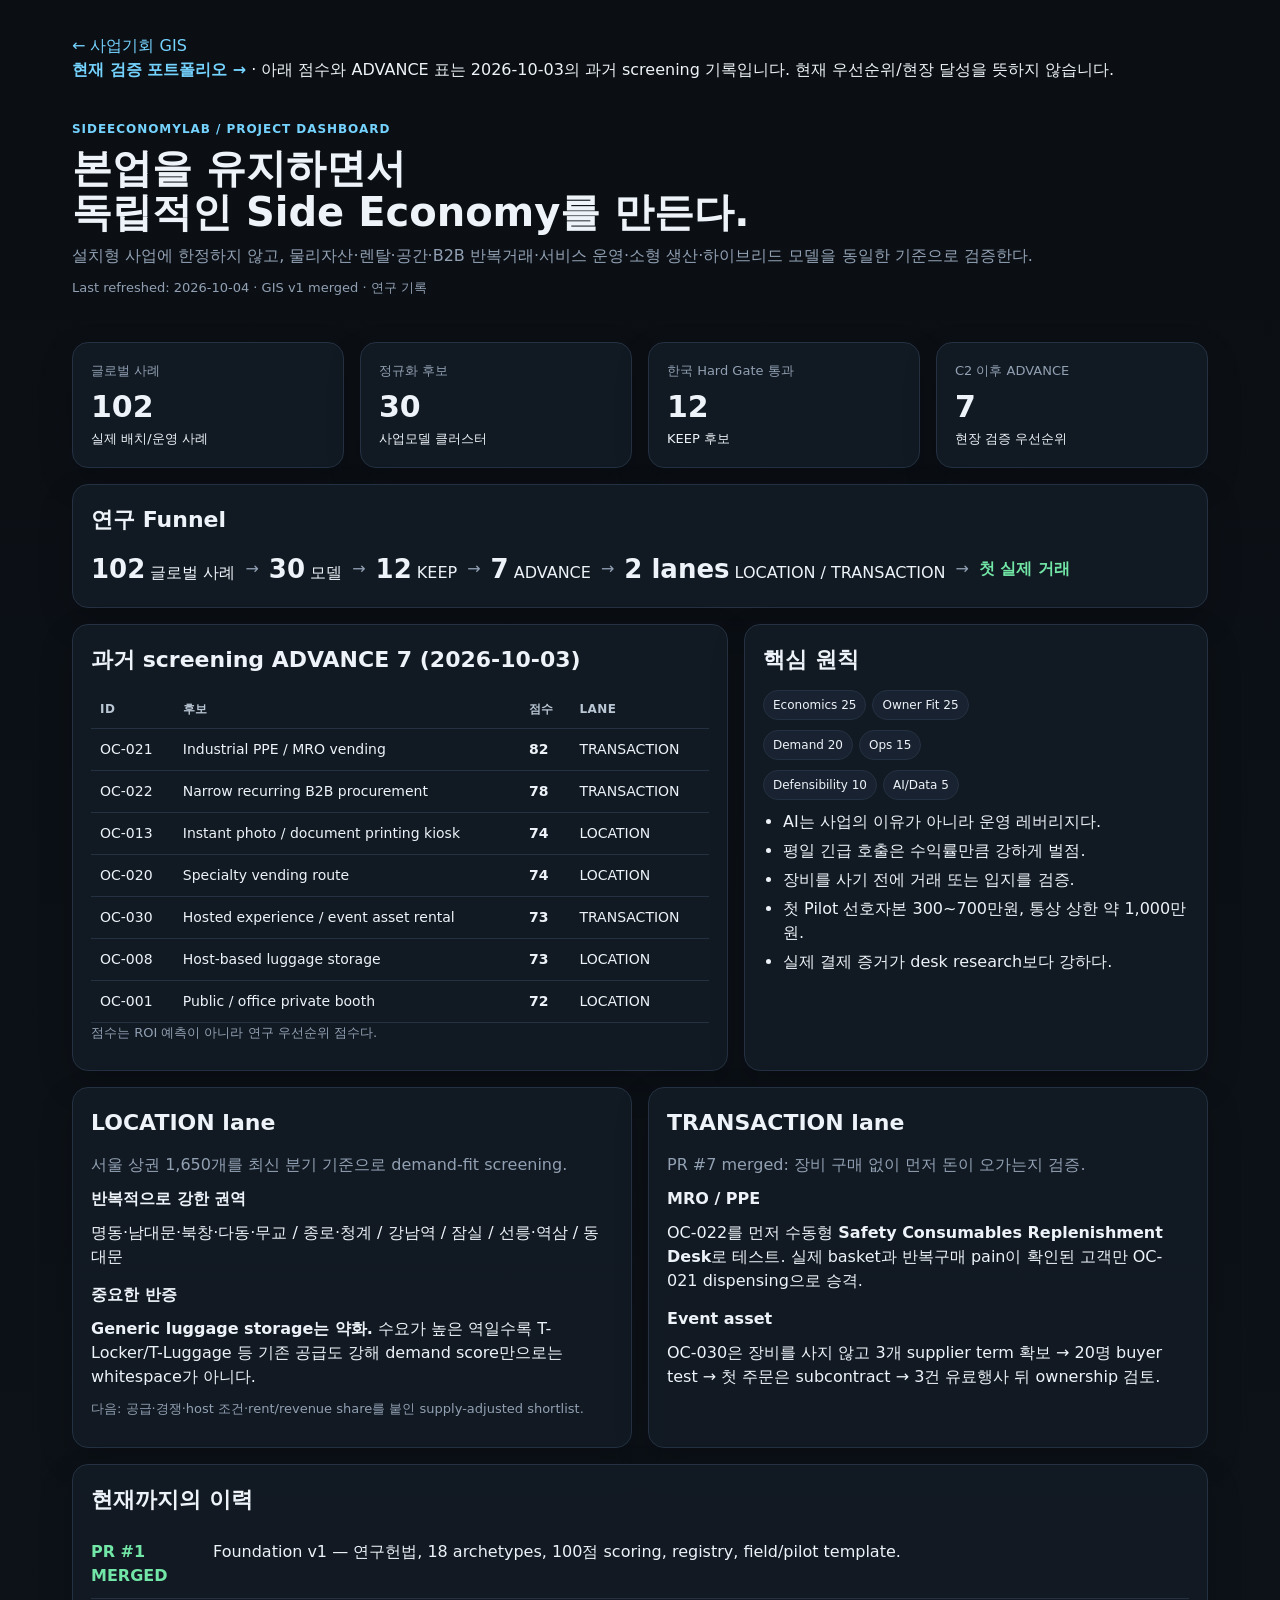
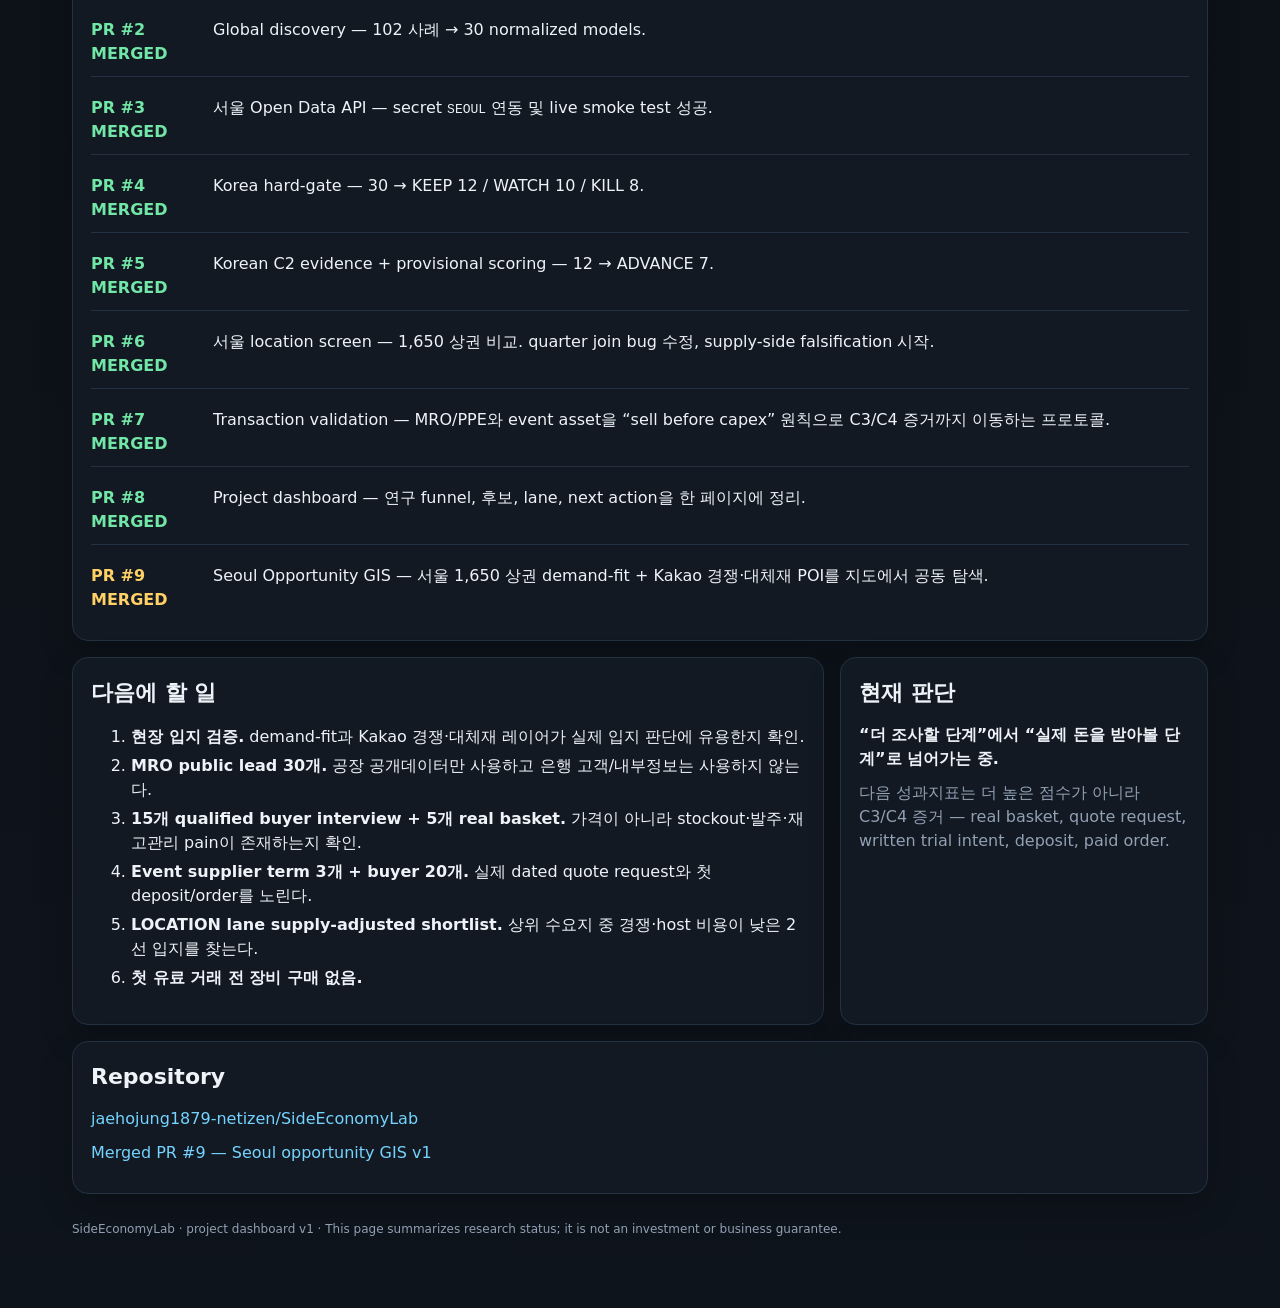
<file: docs/research.html>
<!doctype html>
<html lang="ko">
<head>
<meta charset="utf-8">
<meta name="viewport" content="width=device-width,initial-scale=1">
<title>SideEconomyLab — Project Dashboard</title>
<style>
:root{--bg:#0b0f14;--panel:#121923;--muted:#91a0b3;--text:#edf3f8;--line:#243142;--accent:#75d3ff;--good:#72e6a6;--warn:#ffd166;--soft:#192230}
*{box-sizing:border-box}
body{margin:0;font-family:Inter,system-ui,-apple-system,Segoe UI,Roboto,Arial,sans-serif;background:linear-gradient(180deg,#0b0f14,#0e141c);color:var(--text);line-height:1.5}
.wrap{max-width:1180px;margin:0 auto;padding:34px 22px 70px}
.hero{padding:28px 0 18px}
.kicker{color:var(--accent);font-weight:700;letter-spacing:.08em;text-transform:uppercase;font-size:12px}
h1{font-size:40px;line-height:1.1;margin:8px 0 10px}
h2{font-size:22px;margin:0 0 14px}
h3{font-size:16px;margin:0 0 10px}
p{margin:0 0 10px}
.muted{color:var(--muted)}
.grid{display:grid;grid-template-columns:repeat(12,1fr);gap:16px;margin-top:16px}
.card{background:rgba(18,25,35,.96);border:1px solid var(--line);border-radius:16px;padding:18px;box-shadow:0 14px 34px rgba(0,0,0,.18)}
.span-3{grid-column:span 3}.span-4{grid-column:span 4}.span-5{grid-column:span 5}.span-6{grid-column:span 6}.span-7{grid-column:span 7}.span-8{grid-column:span 8}.span-12{grid-column:span 12}
.metric{font-size:30px;font-weight:800;margin-top:4px}.small{font-size:13px}
.badge{display:inline-block;padding:5px 9px;border-radius:999px;background:var(--soft);border:1px solid var(--line);font-size:12px;margin-right:6px}
.good{color:var(--good)}.warn{color:var(--warn)}
.funnel{display:flex;align-items:center;gap:10px;flex-wrap:wrap;margin-top:12px}
.funnel .n{font-size:26px;font-weight:800}.arrow{color:var(--muted)}
table{width:100%;border-collapse:collapse;font-size:14px}
th,td{padding:10px 9px;border-bottom:1px solid var(--line);text-align:left;vertical-align:top}
th{color:#b9c6d4;font-size:12px;text-transform:uppercase;letter-spacing:.04em}
.score{font-weight:800}
ul{margin:8px 0 0;padding-left:20px}
li{margin:5px 0}
.timeline{display:grid;gap:9px}
.step{display:grid;grid-template-columns:110px 1fr;gap:12px;padding:10px 0;border-bottom:1px solid var(--line)}
.step:last-child{border-bottom:0}
.status{font-weight:700}
a{color:var(--accent);text-decoration:none}a:hover{text-decoration:underline}
.gis-head{display:flex;align-items:end;justify-content:space-between;gap:16px;margin-bottom:12px}
.gis-frame{width:100%;height:620px;border:1px solid var(--line);border-radius:13px;background:#0b0f14}
.gis-open{white-space:nowrap;font-size:13px}
footer{margin-top:26px;color:var(--muted);font-size:12px}
@media(max-width:800px){.span-3,.span-4,.span-5,.span-6,.span-7,.span-8,.span-12{grid-column:span 12}h1{font-size:32px}.step{grid-template-columns:1fr}.gis-head{align-items:flex-start;flex-direction:column}.gis-frame{height:720px}}
</style>
</head>
<body>
<div class="wrap"><a href="./index.html">← 사업기회 GIS</a>
  <p><a href="./validation.html"><strong>현재 검증 포트폴리오 →</strong></a> · 아래 점수와 ADVANCE 표는 2026-10-03의 과거 screening 기록입니다. 현재 우선순위/현장 달성을 뜻하지 않습니다.</p>
  <section class="hero">
    <div class="kicker">SideEconomyLab / Project Dashboard</div>
    <h1>본업을 유지하면서<br>독립적인 Side Economy를 만든다.</h1>
    <p class="muted">설치형 사업에 한정하지 않고, 물리자산·렌탈·공간·B2B 반복거래·서비스 운영·소형 생산·하이브리드 모델을 동일한 기준으로 검증한다.</p>
    <p class="small muted">Last refreshed: 2026-10-04 · GIS v1 merged · 연구 기록</p>
  </section>

  <div class="grid">
    <div class="card span-3"><div class="small muted">글로벌 사례</div><div class="metric">102</div><div class="small">실제 배치/운영 사례</div></div>
    <div class="card span-3"><div class="small muted">정규화 후보</div><div class="metric">30</div><div class="small">사업모델 클러스터</div></div>
    <div class="card span-3"><div class="small muted">한국 Hard Gate 통과</div><div class="metric">12</div><div class="small">KEEP 후보</div></div>
    <div class="card span-3"><div class="small muted">C2 이후 ADVANCE</div><div class="metric">7</div><div class="small">현장 검증 우선순위</div></div>

    <div class="card span-12">
      <h2>연구 Funnel</h2>
      <div class="funnel">
        <span><span class="n">102</span> 글로벌 사례</span><span class="arrow">→</span>
        <span><span class="n">30</span> 모델</span><span class="arrow">→</span>
        <span><span class="n">12</span> KEEP</span><span class="arrow">→</span>
        <span><span class="n">7</span> ADVANCE</span><span class="arrow">→</span>
        <span><span class="n">2 lanes</span> LOCATION / TRANSACTION</span><span class="arrow">→</span>
        <span class="good"><strong>첫 실제 거래</strong></span>
      </div>
    </div>

    <div class="card span-7">
      <h2>과거 screening ADVANCE 7 (2026-10-03)</h2>
      <table>
        <thead><tr><th>ID</th><th>후보</th><th>점수</th><th>Lane</th></tr></thead>
        <tbody>
          <tr><td>OC-021</td><td>Industrial PPE / MRO vending</td><td class="score">82</td><td>TRANSACTION</td></tr>
          <tr><td>OC-022</td><td>Narrow recurring B2B procurement</td><td class="score">78</td><td>TRANSACTION</td></tr>
          <tr><td>OC-013</td><td>Instant photo / document printing kiosk</td><td class="score">74</td><td>LOCATION</td></tr>
          <tr><td>OC-020</td><td>Specialty vending route</td><td class="score">74</td><td>LOCATION</td></tr>
          <tr><td>OC-030</td><td>Hosted experience / event asset rental</td><td class="score">73</td><td>TRANSACTION</td></tr>
          <tr><td>OC-008</td><td>Host-based luggage storage</td><td class="score">73</td><td>LOCATION</td></tr>
          <tr><td>OC-001</td><td>Public / office private booth</td><td class="score">72</td><td>LOCATION</td></tr>
        </tbody>
      </table>
      <p class="small muted">점수는 ROI 예측이 아니라 연구 우선순위 점수다.</p>
    </div>

    <div class="card span-5">
      <h2>핵심 원칙</h2>
      <p><span class="badge">Economics 25</span><span class="badge">Owner Fit 25</span></p>
      <p><span class="badge">Demand 20</span><span class="badge">Ops 15</span></p>
      <p><span class="badge">Defensibility 10</span><span class="badge">AI/Data 5</span></p>
      <ul>
        <li>AI는 사업의 이유가 아니라 운영 레버리지다.</li>
        <li>평일 긴급 호출은 수익률만큼 강하게 벌점.</li>
        <li>장비를 사기 전에 거래 또는 입지를 검증.</li>
        <li>첫 Pilot 선호자본 300~700만원, 통상 상한 약 1,000만원.</li>
        <li>실제 결제 증거가 desk research보다 강하다.</li>
      </ul>
    </div>

    <div class="card span-6">
      <h2>LOCATION lane</h2>
      <p class="muted">서울 상권 1,650개를 최신 분기 기준으로 demand-fit screening.</p>
      <h3>반복적으로 강한 권역</h3>
      <p>명동·남대문·북창·다동·무교 / 종로·청계 / 강남역 / 잠실 / 선릉·역삼 / 동대문</p>
      <h3 style="margin-top:14px">중요한 반증</h3>
      <p><strong>Generic luggage storage는 약화.</strong> 수요가 높은 역일수록 T-Locker/T-Luggage 등 기존 공급도 강해 demand score만으로는 whitespace가 아니다.</p>
      <p class="small muted">다음: 공급·경쟁·host 조건·rent/revenue share를 붙인 supply-adjusted shortlist.</p>
    </div>

    <div class="card span-6">
      <h2>TRANSACTION lane</h2>
      <p class="muted">PR #7 merged: 장비 구매 없이 먼저 돈이 오가는지 검증.</p>
      <h3>MRO / PPE</h3>
      <p>OC-022를 먼저 수동형 <strong>Safety Consumables Replenishment Desk</strong>로 테스트. 실제 basket과 반복구매 pain이 확인된 고객만 OC-021 dispensing으로 승격.</p>
      <h3 style="margin-top:14px">Event asset</h3>
      <p>OC-030은 장비를 사지 않고 3개 supplier term 확보 → 20명 buyer test → 첫 주문은 subcontract → 3건 유료행사 뒤 ownership 검토.</p>
    </div>

    <div class="card span-12">
      <h2>현재까지의 이력</h2>
      <div class="timeline">
        <div class="step"><div class="status good">PR #1 MERGED</div><div>Foundation v1 — 연구헌법, 18 archetypes, 100점 scoring, registry, field/pilot template.</div></div>
        <div class="step"><div class="status good">PR #2 MERGED</div><div>Global discovery — 102 사례 → 30 normalized models.</div></div>
        <div class="step"><div class="status good">PR #3 MERGED</div><div>서울 Open Data API — secret <code>SEOUL</code> 연동 및 live smoke test 성공.</div></div>
        <div class="step"><div class="status good">PR #4 MERGED</div><div>Korea hard-gate — 30 → KEEP 12 / WATCH 10 / KILL 8.</div></div>
        <div class="step"><div class="status good">PR #5 MERGED</div><div>Korean C2 evidence + provisional scoring — 12 → ADVANCE 7.</div></div>
        <div class="step"><div class="status good">PR #6 MERGED</div><div>서울 location screen — 1,650 상권 비교. quarter join bug 수정, supply-side falsification 시작.</div></div>
        <div class="step"><div class="status good">PR #7 MERGED</div><div>Transaction validation — MRO/PPE와 event asset을 “sell before capex” 원칙으로 C3/C4 증거까지 이동하는 프로토콜.</div></div>
        <div class="step"><div class="status good">PR #8 MERGED</div><div>Project dashboard — 연구 funnel, 후보, lane, next action을 한 페이지에 정리.</div></div>
        <div class="step"><div class="status warn">PR #9 MERGED</div><div>Seoul Opportunity GIS — 서울 1,650 상권 demand-fit + Kakao 경쟁·대체재 POI를 지도에서 공동 탐색.</div></div>
      </div>
    </div>

    <div class="card span-8">
      <h2>다음에 할 일</h2>
      <ol>
        <li><strong>현장 입지 검증.</strong> demand-fit과 Kakao 경쟁·대체재 레이어가 실제 입지 판단에 유용한지 확인.</li>
        <li><strong>MRO public lead 30개.</strong> 공장 공개데이터만 사용하고 은행 고객/내부정보는 사용하지 않는다.</li>
        <li><strong>15개 qualified buyer interview + 5개 real basket.</strong> 가격이 아니라 stockout·발주·재고관리 pain이 존재하는지 확인.</li>
        <li><strong>Event supplier term 3개 + buyer 20개.</strong> 실제 dated quote request와 첫 deposit/order를 노린다.</li>
        <li><strong>LOCATION lane supply-adjusted shortlist.</strong> 상위 수요지 중 경쟁·host 비용이 낮은 2선 입지를 찾는다.</li>
        <li><strong>첫 유료 거래 전 장비 구매 없음.</strong></li>
      </ol>
    </div>

    <div class="card span-4">
      <h2>현재 판단</h2>
      <p><strong>“더 조사할 단계”에서 “실제 돈을 받아볼 단계”로 넘어가는 중.</strong></p>
      <p class="muted">다음 성과지표는 더 높은 점수가 아니라 C3/C4 증거 — real basket, quote request, written trial intent, deposit, paid order.</p>
    </div>

    <div class="card span-12">
      <h2>Repository</h2>
      <p><a href="https://github.com/jaehojung1879-netizen/SideEconomyLab">jaehojung1879-netizen/SideEconomyLab</a></p>
      <p><a href="https://github.com/jaehojung1879-netizen/SideEconomyLab/pull/9">Merged PR #9 — Seoul opportunity GIS v1</a></p>
    </div>
  </div>

  <footer>
    SideEconomyLab · project dashboard v1 · This page summarizes research status; it is not an investment or business guarantee.
  </footer>
</div>
</body>
</html>
</file>
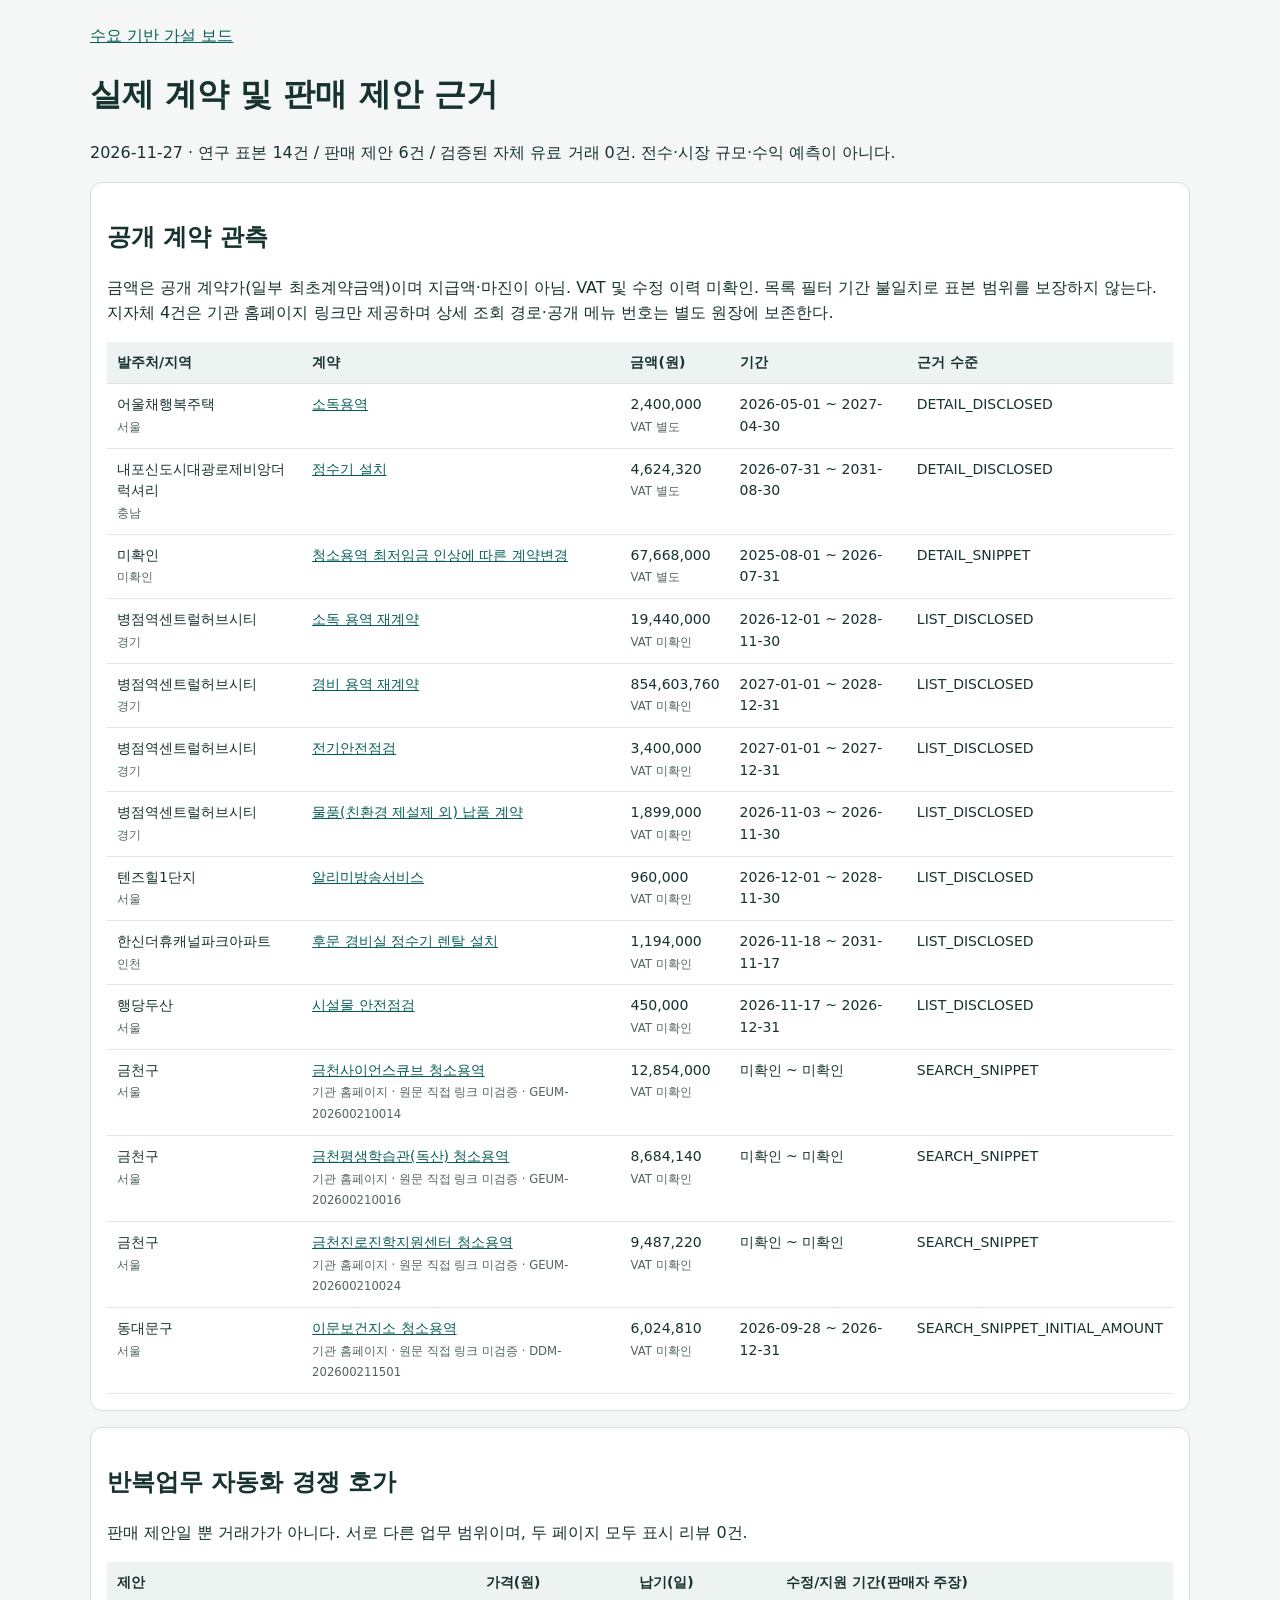
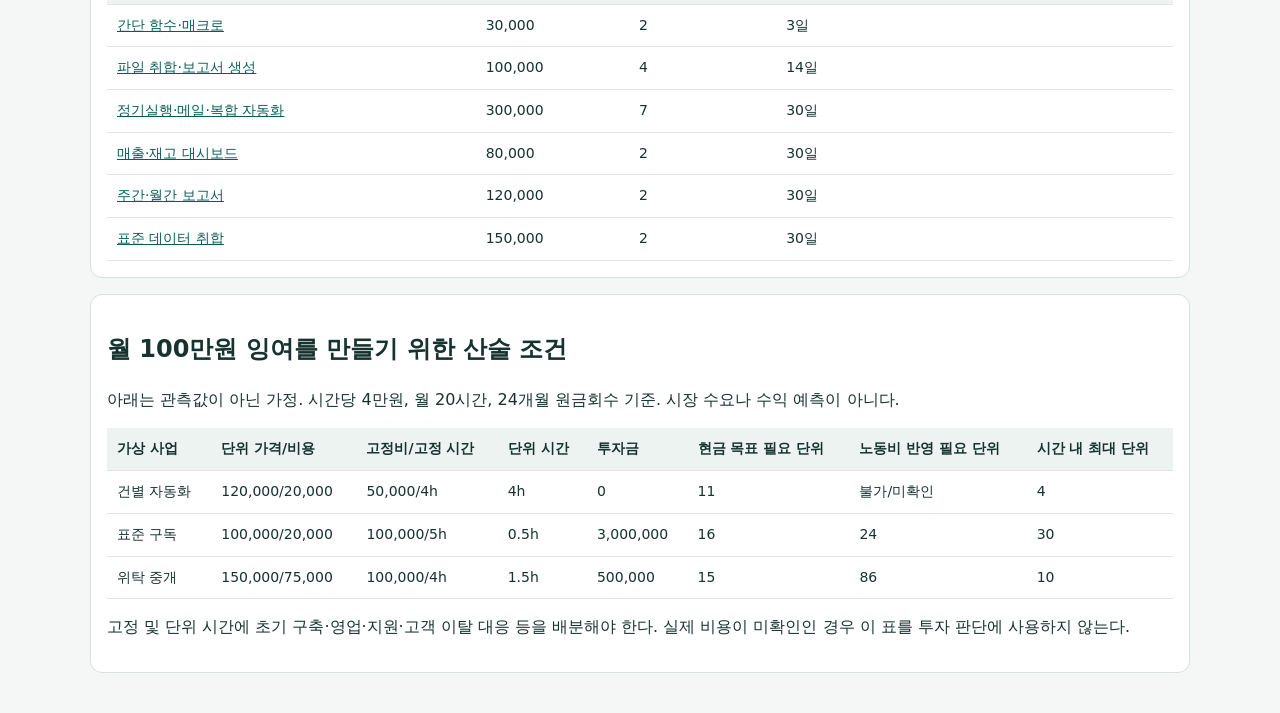
<file: docs/spend-evidence.html>
<!doctype html><html lang="ko"><meta charset="utf-8"><meta name="viewport" content="width=device-width,initial-scale=1"><title>SideEconomyLab 거래 근거</title><style>body{font:16px/1.55 system-ui,sans-serif;background:#f4f7f6;color:#17332f;margin:0}main{max-width:1100px;margin:auto;padding:24px}section{background:white;border:1px solid #d6e0dd;border-radius:12px;padding:16px;margin:16px 0}.scroll{overflow-x:auto}table{border-collapse:collapse;width:100%;font-size:14px}th,td{padding:10px;border-bottom:1px solid #e0e7e5;text-align:left;vertical-align:top}th{background:#edf3f1}a{color:#075e58}small{color:#52645e}</style><main><a href="demand-first.html">수요 기반 가설 보드</a><h1>실제 계약 및 판매 제안 근거</h1><p>2026-11-27 · 연구 표본 14건 / 판매 제안 6건 / 검증된 자체 유료 거래 0건. 전수·시장 규모·수익 예측이 아니다.</p><section><h2>공개 계약 관측</h2><p>금액은 공개 계약가(일부 최초계약금액)이며 지급액·마진이 아님. VAT 및 수정 이력 미확인. 목록 필터 기간 불일치로 표본 범위를 보장하지 않는다. 지자체 4건은 기관 홈페이지 링크만 제공하며 상세 조회 경로·공개 메뉴 번호는 별도 원장에 보존한다.</p><div class="scroll"><table><thead><tr><th>발주처/지역</th><th>계약</th><th>금액(원)</th><th>기간</th><th>근거 수준</th></tr></thead><tbody><tr><td>어울채행복주택<br><small>서울</small></td><td><a href="https://www.k-apt.go.kr/bid/privateContractDetail.do?pcNum=20260406155932446">소독용역</a></td><td>2,400,000<br><small>VAT 별도</small></td><td>2026-05-01 ~ 2027-04-30</td><td>DETAIL_DISCLOSED</td></tr><tr><td>내포신도시대광로제비앙더럭셔리<br><small>충남</small></td><td><a href="https://www.k-apt.go.kr/bid/privateContractDetail.do?pcNum=20260810110236790">정수기 설치</a></td><td>4,624,320<br><small>VAT 별도</small></td><td>2026-07-31 ~ 2031-08-30</td><td>DETAIL_DISCLOSED</td></tr><tr><td>미확인<br><small>미확인</small></td><td><a href="https://www.k-apt.go.kr/bid/privateContractDetail.do?pcNum=20251229172729243">청소용역 최저임금 인상에 따른 계약변경</a></td><td>67,668,000<br><small>VAT 별도</small></td><td>2025-08-01 ~ 2026-07-31</td><td>DETAIL_SNIPPET</td></tr><tr><td>병점역센트럴허브시티<br><small>경기</small></td><td><a href="https://www.k-apt.go.kr/bid/privateContractList.do?dateEnd=2026-08-28&amp;mainKaptCode=A44536022">소독 용역 재계약</a></td><td>19,440,000<br><small>VAT 미확인</small></td><td>2026-12-01 ~ 2028-11-30</td><td>LIST_DISCLOSED</td></tr><tr><td>병점역센트럴허브시티<br><small>경기</small></td><td><a href="https://www.k-apt.go.kr/bid/privateContractList.do?dateEnd=2026-08-28&amp;mainKaptCode=A44536022">경비 용역 재계약</a></td><td>854,603,760<br><small>VAT 미확인</small></td><td>2027-01-01 ~ 2028-12-31</td><td>LIST_DISCLOSED</td></tr><tr><td>병점역센트럴허브시티<br><small>경기</small></td><td><a href="https://www.k-apt.go.kr/bid/privateContractList.do?dateEnd=2026-08-28&amp;mainKaptCode=A44536022">전기안전점검</a></td><td>3,400,000<br><small>VAT 미확인</small></td><td>2027-01-01 ~ 2027-12-31</td><td>LIST_DISCLOSED</td></tr><tr><td>병점역센트럴허브시티<br><small>경기</small></td><td><a href="https://www.k-apt.go.kr/bid/privateContractList.do?dateEnd=2026-08-28&amp;mainKaptCode=A44536022">물품(친환경 제설제 외) 납품 계약</a></td><td>1,899,000<br><small>VAT 미확인</small></td><td>2026-11-03 ~ 2026-11-30</td><td>LIST_DISCLOSED</td></tr><tr><td>텐즈힐1단지<br><small>서울</small></td><td><a href="https://www.k-apt.go.kr/bid/privateContractList.do?apt_name=&amp;code_classify_type_1=&amp;code_classify_type_2=&amp;code_classify_type_3=&amp;date_area=1&amp;date_end=2023-09-27&amp;date_start=2023-08-27&amp;pageNo=1&amp;pc=&amp;pc_state=1&amp;pc_title=&amp;search_bid_gb=bid_gb_1&amp;search_date_gb=reg">알리미방송서비스</a></td><td>960,000<br><small>VAT 미확인</small></td><td>2026-12-01 ~ 2028-11-30</td><td>LIST_DISCLOSED</td></tr><tr><td>한신더휴캐널파크아파트<br><small>인천</small></td><td><a href="https://www.k-apt.go.kr/bid/privateContractList.do?apt_name=&amp;code_classify_type_1=&amp;code_classify_type_2=&amp;code_classify_type_3=&amp;date_area=1&amp;date_end=2023-09-27&amp;date_start=2023-08-27&amp;pageNo=1&amp;pc=&amp;pc_state=1&amp;pc_title=&amp;search_bid_gb=bid_gb_1&amp;search_date_gb=reg">후문 경비실 정수기 렌탈 설치</a></td><td>1,194,000<br><small>VAT 미확인</small></td><td>2026-11-18 ~ 2031-11-17</td><td>LIST_DISCLOSED</td></tr><tr><td>행당두산<br><small>서울</small></td><td><a href="https://www.k-apt.go.kr/bid/privateContractList.do?apt_name=&amp;code_classify_type_1=&amp;code_classify_type_2=&amp;code_classify_type_3=&amp;date_area=1&amp;date_end=2023-09-27&amp;date_start=2023-08-27&amp;pageNo=1&amp;pc=&amp;pc_state=1&amp;pc_title=&amp;search_bid_gb=bid_gb_1&amp;search_date_gb=reg">시설물 안전점검</a></td><td>450,000<br><small>VAT 미확인</small></td><td>2026-11-17 ~ 2026-12-31</td><td>LIST_DISCLOSED</td></tr><tr><td>금천구<br><small>서울</small></td><td><a href="https://m.geumcheon.go.kr/">금천사이언스큐브 청소용역</a><br><small>기관 홈페이지 · 원문 직접 링크 미검증 · GEUM-202600210014</small></td><td>12,854,000<br><small>VAT 미확인</small></td><td>미확인 ~ 미확인</td><td>SEARCH_SNIPPET</td></tr><tr><td>금천구<br><small>서울</small></td><td><a href="https://geumcheon.go.kr/">금천평생학습관(독산) 청소용역</a><br><small>기관 홈페이지 · 원문 직접 링크 미검증 · GEUM-202600210016</small></td><td>8,684,140<br><small>VAT 미확인</small></td><td>미확인 ~ 미확인</td><td>SEARCH_SNIPPET</td></tr><tr><td>금천구<br><small>서울</small></td><td><a href="https://m.geumcheon.go.kr/">금천진로진학지원센터 청소용역</a><br><small>기관 홈페이지 · 원문 직접 링크 미검증 · GEUM-202600210024</small></td><td>9,487,220<br><small>VAT 미확인</small></td><td>미확인 ~ 미확인</td><td>SEARCH_SNIPPET</td></tr><tr><td>동대문구<br><small>서울</small></td><td><a href="https://www.ddm.go.kr/">이문보건지소 청소용역</a><br><small>기관 홈페이지 · 원문 직접 링크 미검증 · DDM-202600211501</small></td><td>6,024,810<br><small>VAT 미확인</small></td><td>2026-09-28 ~ 2026-12-31</td><td>SEARCH_SNIPPET_INITIAL_AMOUNT</td></tr></tbody></table></div></section><section><h2>반복업무 자동화 경쟁 호가</h2><p>판매 제안일 뿐 거래가가 아니다. 서로 다른 업무 범위이며, 두 페이지 모두 표시 리뷰 0건.</p><div class="scroll"><table><thead><tr><th>제안</th><th>가격(원)</th><th>납기(일)</th><th>수정/지원 기간(판매자 주장)</th></tr></thead><tbody><tr><td><a href="https://kmong.com/gig/796597">간단 함수·매크로</a></td><td>30,000</td><td>2</td><td>3일</td></tr><tr><td><a href="https://kmong.com/gig/796597">파일 취합·보고서 생성</a></td><td>100,000</td><td>4</td><td>14일</td></tr><tr><td><a href="https://kmong.com/gig/796597">정기실행·메일·복합 자동화</a></td><td>300,000</td><td>7</td><td>30일</td></tr><tr><td><a href="https://kmong.com/gig/791954">매출·재고 대시보드</a></td><td>80,000</td><td>2</td><td>30일</td></tr><tr><td><a href="https://kmong.com/gig/791954">주간·월간 보고서</a></td><td>120,000</td><td>2</td><td>30일</td></tr><tr><td><a href="https://kmong.com/gig/791954">표준 데이터 취합</a></td><td>150,000</td><td>2</td><td>30일</td></tr></tbody></table></div></section><section><h2>월 100만원 잉여를 만들기 위한 산술 조건</h2><p>아래는 관측값이 아닌 가정. 시간당 4만원, 월 20시간, 24개월 원금회수 기준. 시장 수요나 수익 예측이 아니다.</p><div class="scroll"><table><thead><tr><th>가상 사업</th><th>단위 가격/비용</th><th>고정비/고정 시간</th><th>단위 시간</th><th>투자금</th><th>현금 목표 필요 단위</th><th>노동비 반영 필요 단위</th><th>시간 내 최대 단위</th></tr></thead><tbody><tr><td>건별 자동화</td><td>120,000/20,000</td><td>50,000/4h</td><td>4h</td><td>0</td><td>11</td><td>불가/미확인</td><td>4</td></tr><tr><td>표준 구독</td><td>100,000/20,000</td><td>100,000/5h</td><td>0.5h</td><td>3,000,000</td><td>16</td><td>24</td><td>30</td></tr><tr><td>위탁 중개</td><td>150,000/75,000</td><td>100,000/4h</td><td>1.5h</td><td>500,000</td><td>15</td><td>86</td><td>10</td></tr></tbody></table></div><p>고정 및 단위 시간에 초기 구축·영업·지원·고객 이탈 대응 등을 배분해야 한다. 실제 비용이 미확인인 경우 이 표를 투자 판단에 사용하지 않는다.</p></section></main></html>
</file>
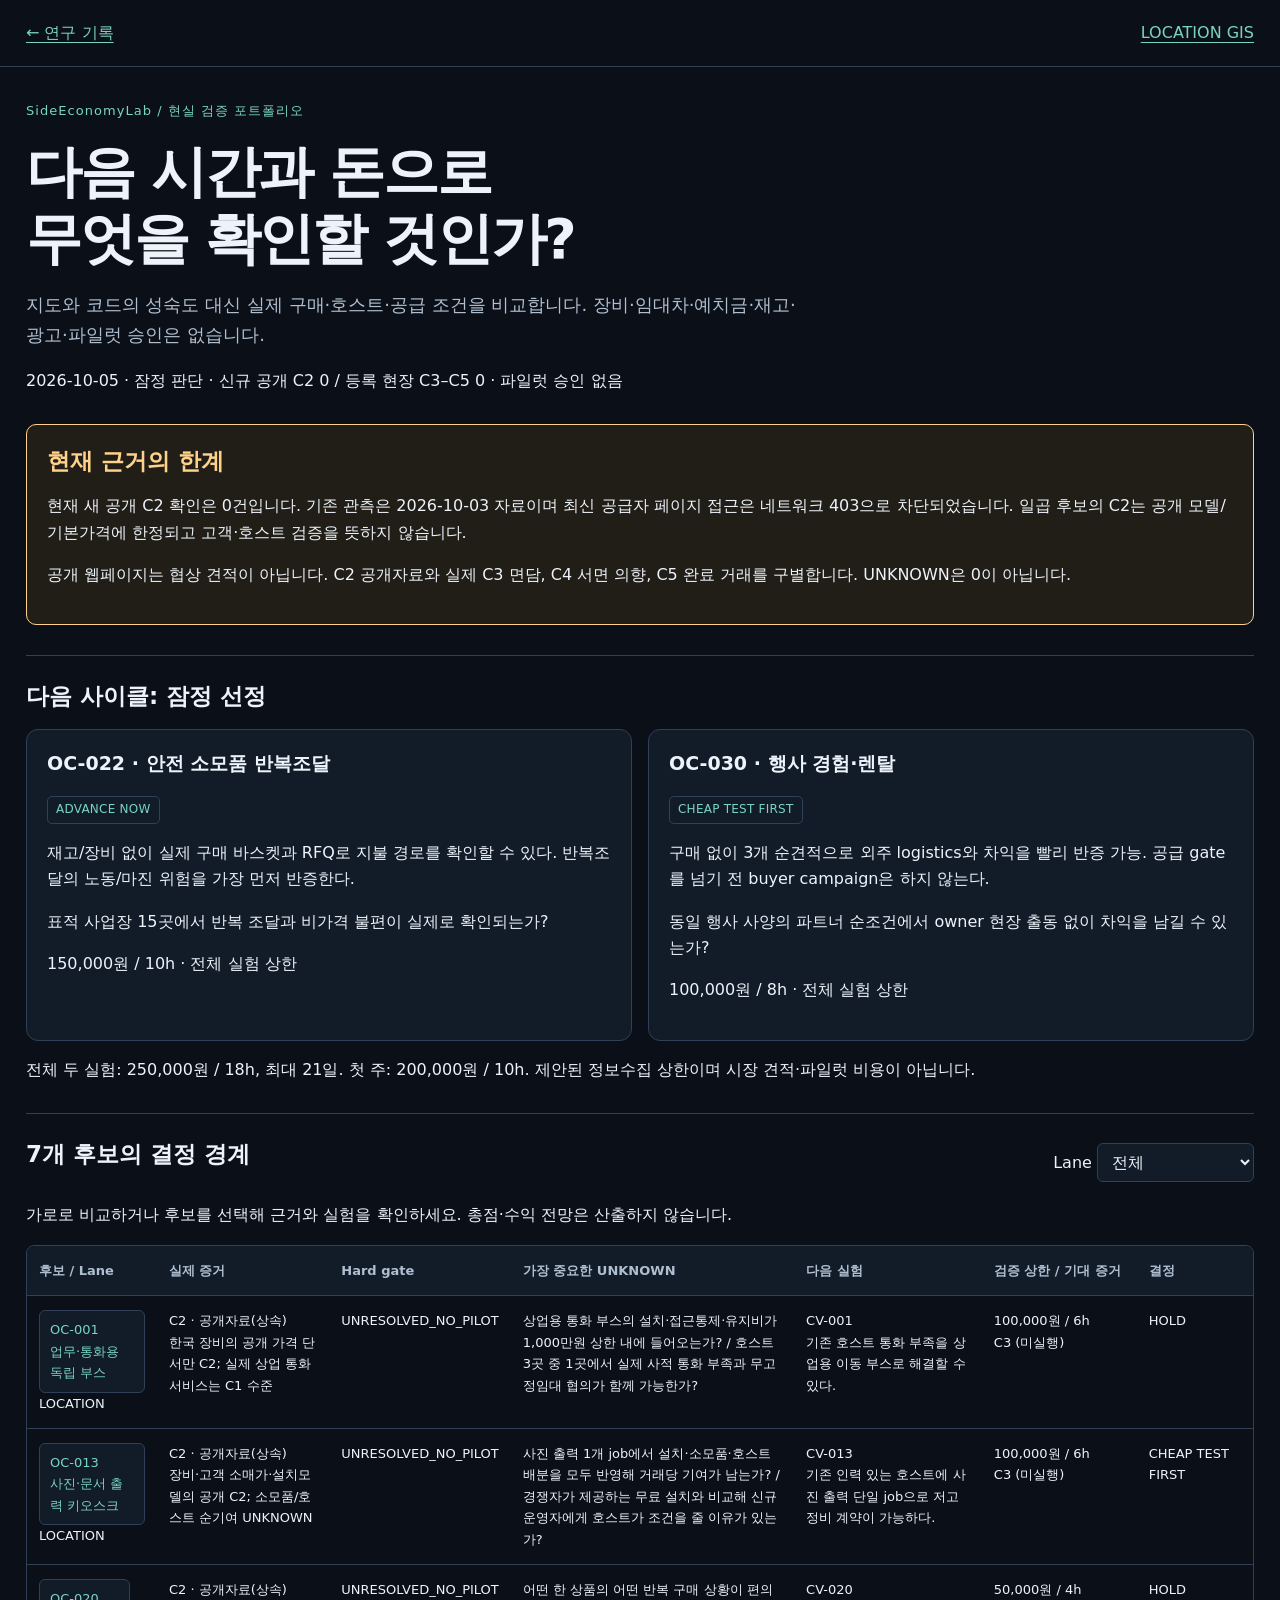
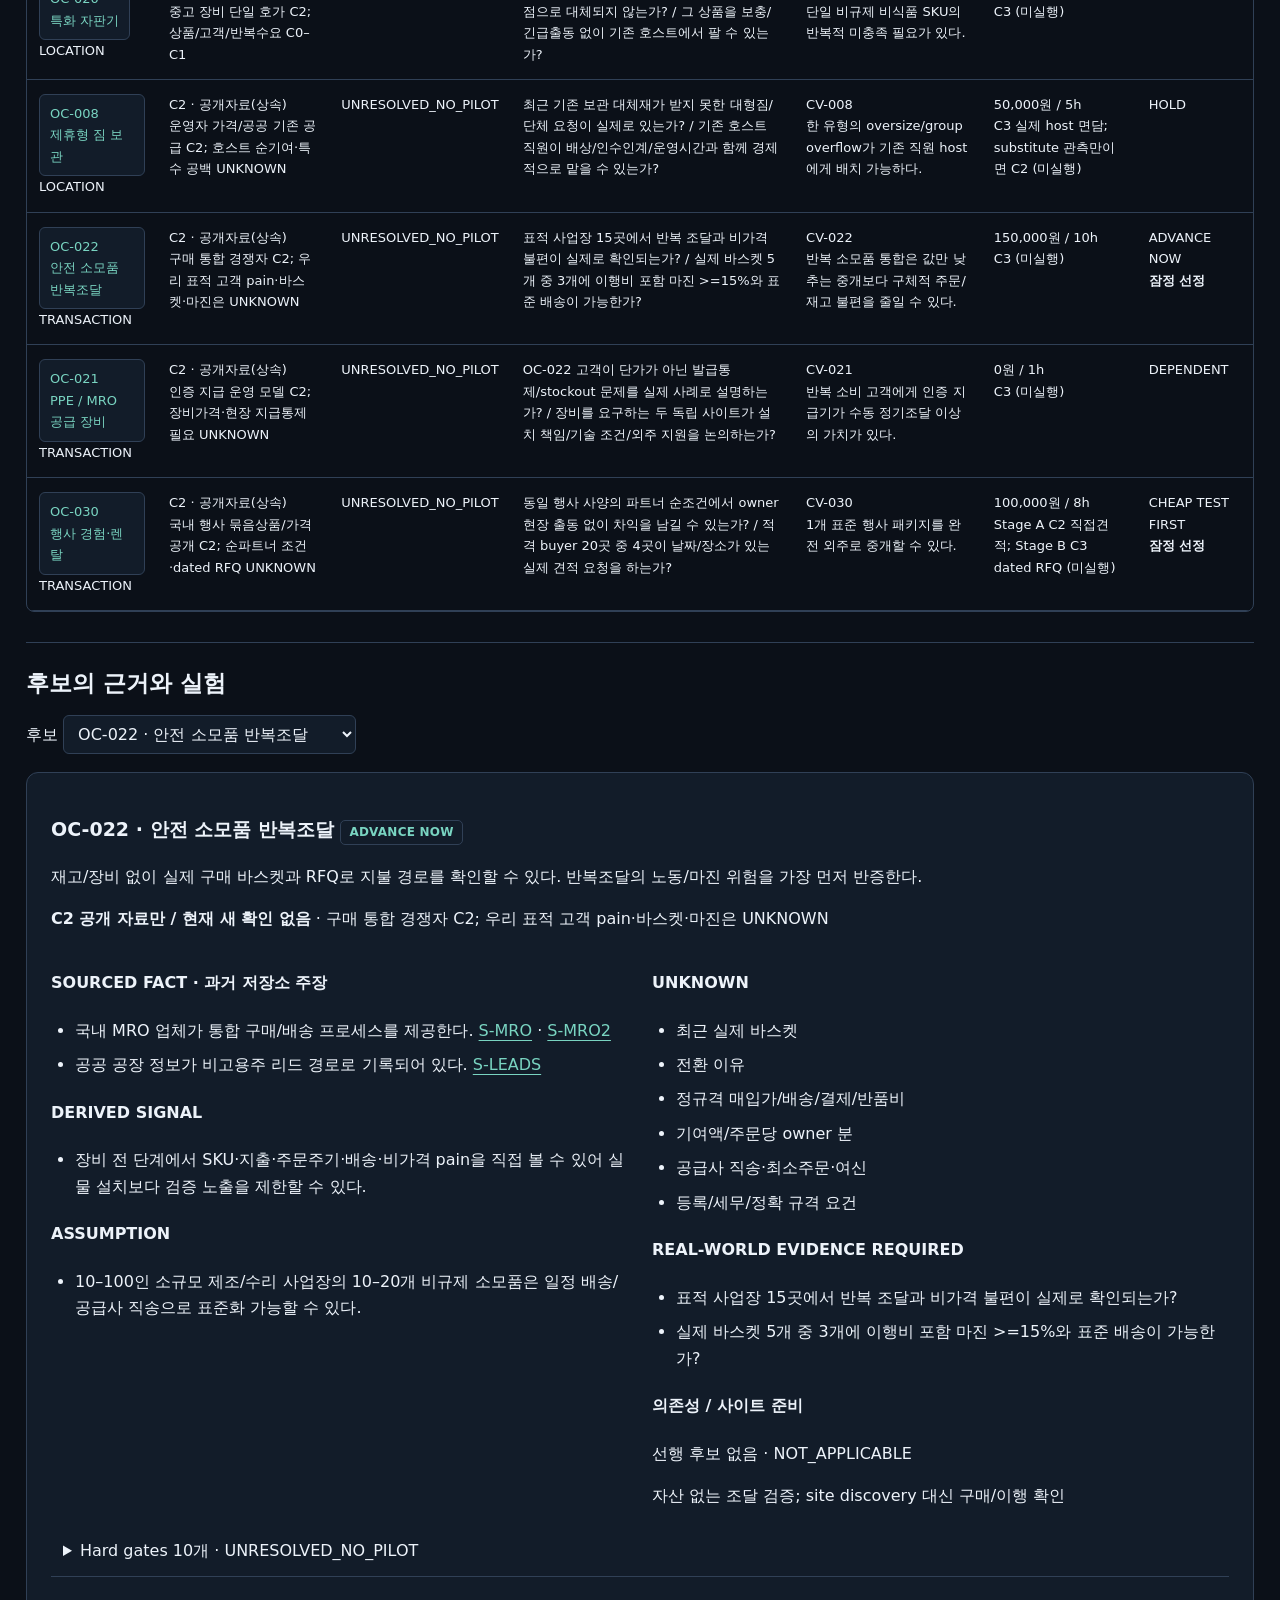
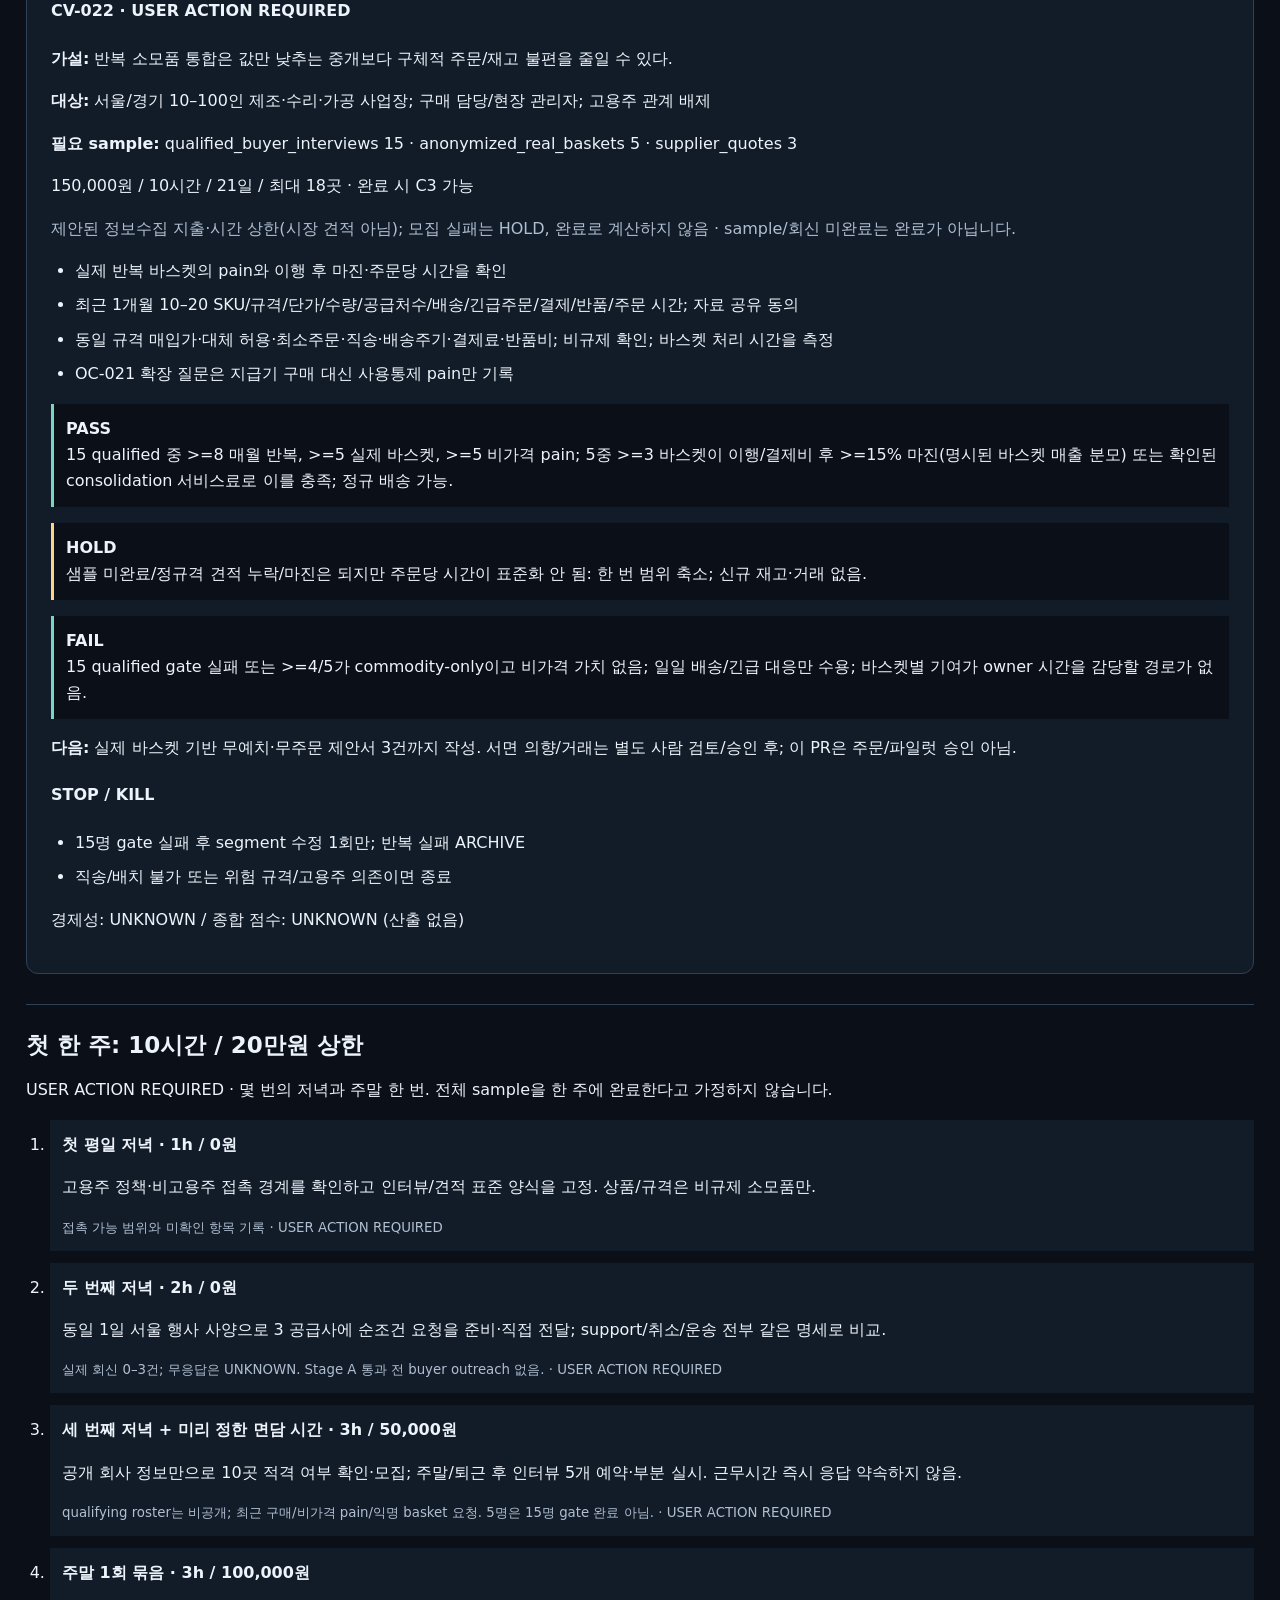
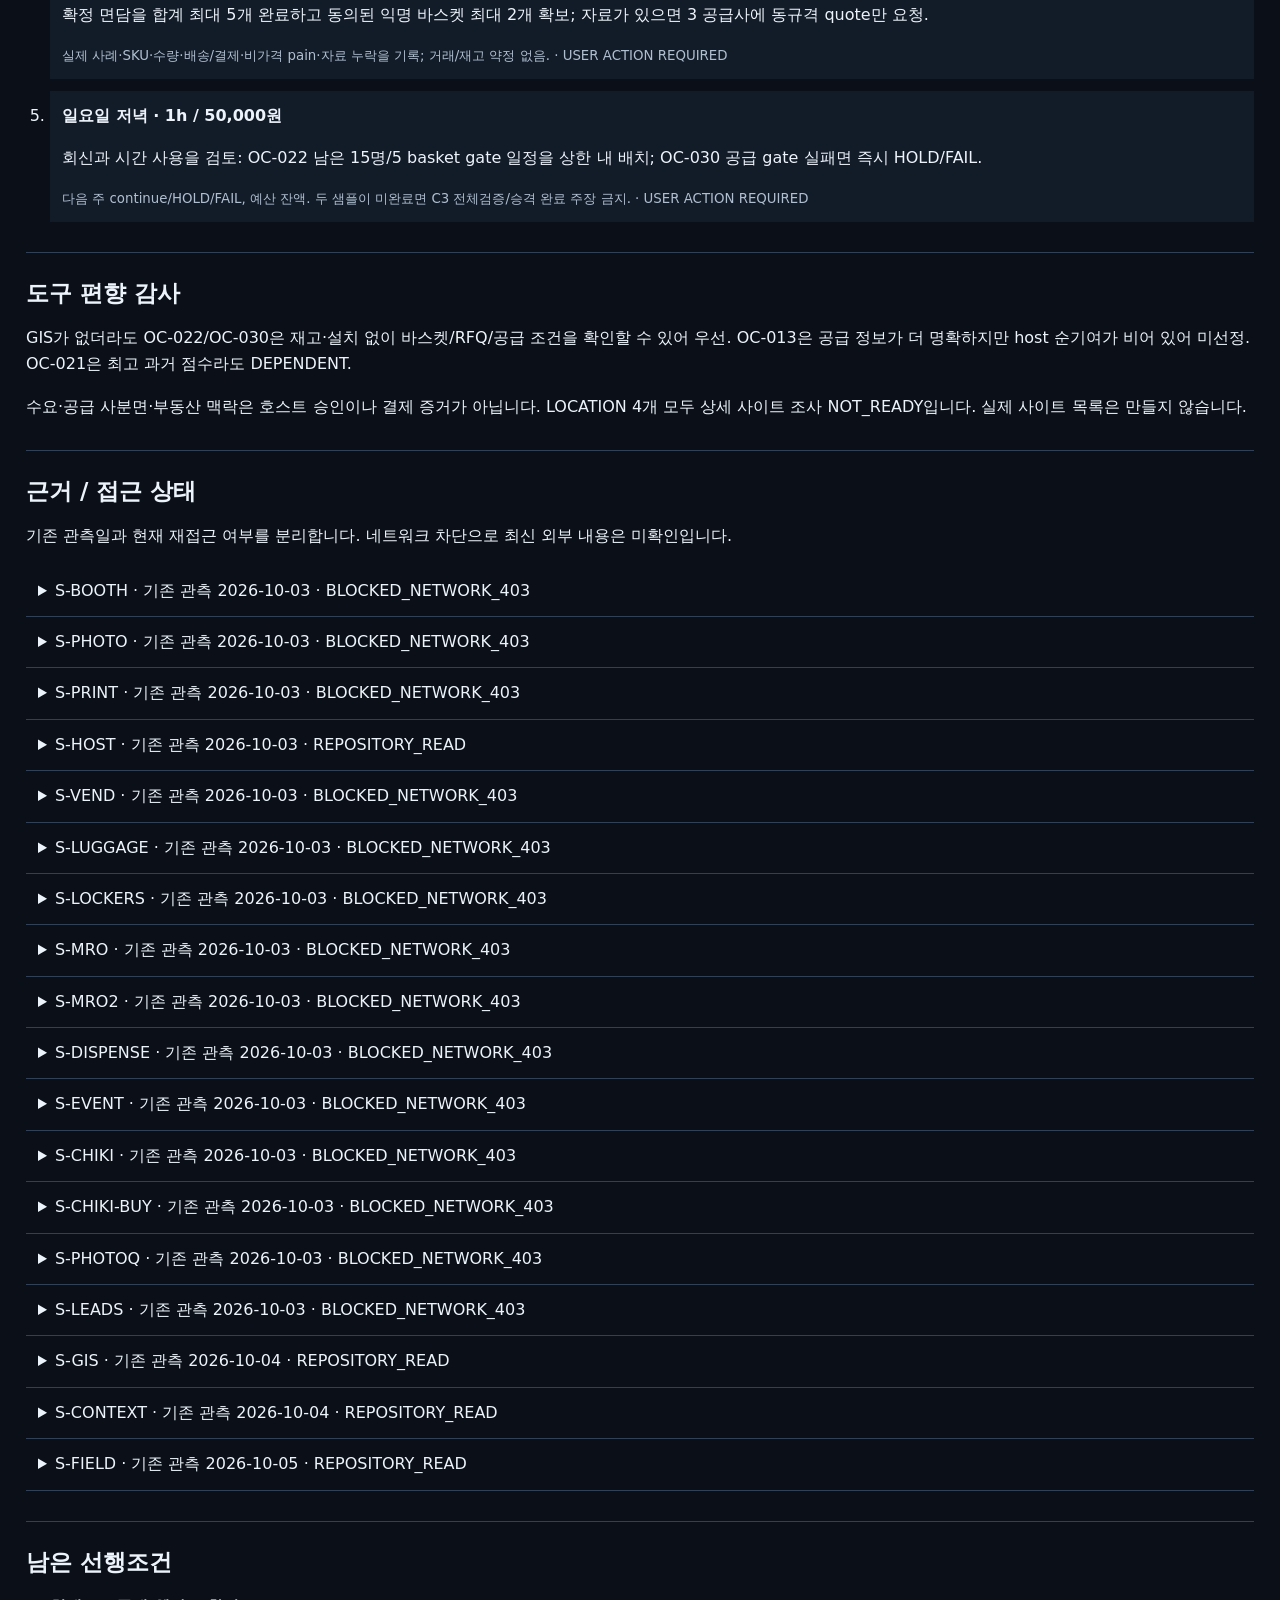
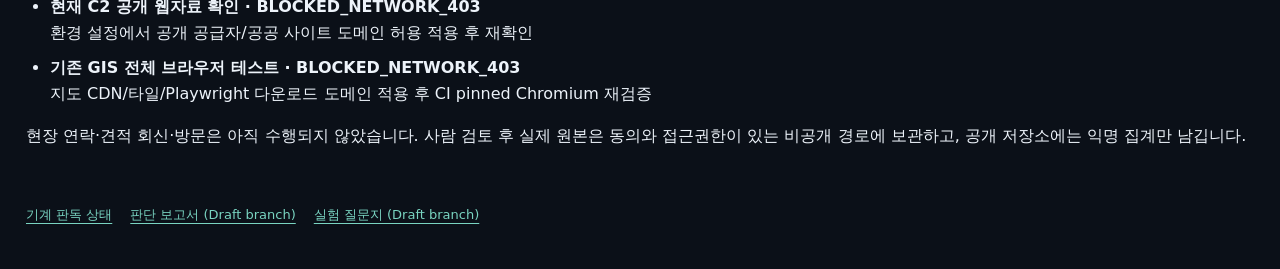
<file: docs/validation.html>
<!doctype html>
<html lang="ko">
<head>
<meta charset="utf-8"><meta name="viewport" content="width=device-width,initial-scale=1">
<title>SideEconomyLab · Candidate validation portfolio</title>
<link rel="stylesheet" href="./assets/validation.css">
<script src="./assets/validation.js" defer></script>
</head>
<body>
<header><a href="./research.html">← 연구 기록</a><a href="./index.html">LOCATION GIS</a></header>
<main>
<p class="eyebrow">SideEconomyLab / 현실 검증 포트폴리오</p>
<h1>다음 시간과 돈으로<br>무엇을 확인할 것인가?</h1>
<p class="intro">지도와 코드의 성숙도 대신 실제 구매·호스트·공급 조건을 비교합니다. 장비·임대차·예치금·재고·광고·파일럿 승인은 없습니다.</p>
<p id="load-status" role="status" aria-live="polite">검증 상태를 불러오는 중…</p>
<div id="portfolio" hidden>
<section class="notice"><h2>현재 근거의 한계</h2><p id="evidence-note"></p><p>공개 웹페이지는 협상 견적이 아닙니다. C2 공개자료와 실제 C3 면담, C4 서면 의향, C5 완료 거래를 구별합니다. UNKNOWN은 0이 아닙니다.</p></section>
<section aria-labelledby="selection-title"><h2 id="selection-title">다음 사이클: 잠정 선정</h2><div id="selection" class="selection"></div><p id="budget"></p></section>
<section aria-labelledby="comparison-title"><div class="section-head"><h2 id="comparison-title">7개 후보의 결정 경계</h2><label>Lane <select id="lane"><option value="all">전체</option><option>LOCATION</option><option>TRANSACTION</option></select></label></div><p>가로로 비교하거나 후보를 선택해 근거와 실험을 확인하세요. 총점·수익 전망은 산출하지 않습니다.</p><div class="table-wrap" tabindex="0" role="region" aria-label="후보 비교표"><table><thead><tr><th>후보 / Lane</th><th>실제 증거</th><th>Hard gate</th><th>가장 중요한 UNKNOWN</th><th>다음 실험</th><th>검증 상한 / 기대 증거</th><th>결정</th></tr></thead><tbody id="rows"></tbody></table></div></section>
<section aria-labelledby="detail-title"><h2 id="detail-title">후보의 근거와 실험</h2><label for="candidate">후보</label> <select id="candidate"></select><article id="detail"></article></section>
<section aria-labelledby="queue-title"><h2 id="queue-title">첫 한 주: 10시간 / 20만원 상한</h2><p>USER ACTION REQUIRED · 몇 번의 저녁과 주말 한 번. 전체 sample을 한 주에 완료한다고 가정하지 않습니다.</p><ol id="queue" class="queue"></ol></section>
<section><h2>도구 편향 감사</h2><p id="bias"></p><p>수요·공급 사분면·부동산 맥락은 호스트 승인이나 결제 증거가 아닙니다. LOCATION 4개 모두 상세 사이트 조사 NOT_READY입니다. 실제 사이트 목록은 만들지 않습니다.</p></section>
<section><h2>근거 / 접근 상태</h2><p>기존 관측일과 현재 재접근 여부를 분리합니다. 네트워크 차단으로 최신 외부 내용은 미확인입니다.</p><div id="sources"></div></section>
<section><h2>남은 선행조건</h2><ul id="blockers"></ul><p>현장 연락·견적 회신·방문은 아직 수행되지 않았습니다. 사람 검토 후 실제 원본은 동의와 접근권한이 있는 비공개 경로에 보관하고, 공개 저장소에는 익명 집계만 남깁니다.</p></section>
</div>
<footer><a href="./data/candidate-validation-portfolio.json">기계 판독 상태</a><a href="https://github.com/jaehojung1879-netizen/SideEconomyLab/blob/research/candidate-validation-portfolio-v1/research/candidate-validation-portfolio-v1.md" target="_blank" rel="noopener">판단 보고서 (Draft branch)</a><a href="https://github.com/jaehojung1879-netizen/SideEconomyLab/blob/research/candidate-validation-portfolio-v1/field/candidate-validation-instruments-v1.md" target="_blank" rel="noopener">실험 질문지 (Draft branch)</a></footer>
</main>
</body>
</html>
</file>
<file: docs/assets/validation.css>
:root{color-scheme:dark;--bg:#0b1018;--panel:#121c29;--line:#304056;--text:#edf3fa;--muted:#b0bfd0;--accent:#79d4c1;--warn:#ffd28b}*{box-sizing:border-box}body{margin:0;background:var(--bg);color:var(--text);font:16px/1.65 system-ui,-apple-system,sans-serif}header,main{max-width:1320px;margin:auto;padding:20px 26px}header{display:flex;justify-content:space-between;border-bottom:1px solid var(--line)}a{color:var(--accent);text-underline-offset:4px}h1{font-size:clamp(30px,5vw,56px);line-height:1.2;letter-spacing:-.04em;margin:16px 0}h2{font-size:23px;line-height:1.4;margin:0 0 16px}h3{font-size:19px;line-height:1.4}.eyebrow{color:var(--accent);letter-spacing:.08em;font-size:13px}.intro{max-width:780px;font-size:18px;color:var(--muted)}section{margin:30px 0;padding-top:24px;border-top:1px solid var(--line)}.notice{padding:20px;border:1px solid var(--warn);border-radius:10px;background:#211e17}.notice h2{color:var(--warn)}.selection{display:grid;grid-template-columns:repeat(2,minmax(0,1fr));gap:16px}.card{padding:20px;border:1px solid var(--line);background:var(--panel);border-radius:12px}.card h3{margin-top:0}.tag{display:inline-block;padding:3px 8px;border:1px solid var(--line);border-radius:5px;font-size:12px;letter-spacing:.02em;color:var(--accent)}.section-head{display:flex;align-items:center;justify-content:space-between;gap:20px}.table-wrap{overflow:auto;max-width:100%;border:1px solid var(--line);border-radius:8px}table{border-collapse:collapse;width:100%;min-width:1050px;font-size:13px}td,th{vertical-align:top;text-align:left;padding:14px 12px;border-bottom:1px solid var(--line)}th{color:var(--muted);background:var(--panel);position:sticky;top:0}td{min-width:110px}button,select{font:inherit;background:var(--panel);color:var(--text);border:1px solid var(--line);padding:8px 10px;border-radius:6px}button{cursor:pointer;text-align:left;color:var(--accent)}button:hover{border-color:var(--accent)}a:focus-visible,button:focus-visible,select:focus-visible,.table-wrap:focus-visible{outline:3px solid var(--warn);outline-offset:3px}#detail{margin-top:18px;padding:24px;background:var(--panel);border:1px solid var(--line);border-radius:12px}.columns{display:grid;grid-template-columns:repeat(2,minmax(0,1fr));gap:24px}.columns>div{min-width:0}li{margin:8px 0}ul,ol{padding-left:24px}.rules p{padding:12px;border-left:3px solid var(--accent);background:var(--bg)}.rules p:nth-child(2){border-color:var(--warn)}.queue li{padding:12px;background:var(--panel);margin:12px 0}.queue small{display:block;color:var(--muted)}details{padding:12px;border-bottom:1px solid var(--line)}summary{cursor:pointer}.source-status{color:var(--warn);font-size:13px}.source-url{overflow-wrap:anywhere}footer{display:flex;gap:18px;flex-wrap:wrap;padding:24px 0;color:var(--muted);font-size:13px}.muted{color:var(--muted)}[hidden]{display:none!important}@media(max-width:700px){header,main{padding:18px}.selection,.columns{grid-template-columns:1fr}.section-head{align-items:flex-start;flex-direction:column}#detail{padding:16px}h1{font-size:34px}h2{font-size:21px}}@media(prefers-reduced-motion:reduce){*{scroll-behavior:auto!important}}
</file>
